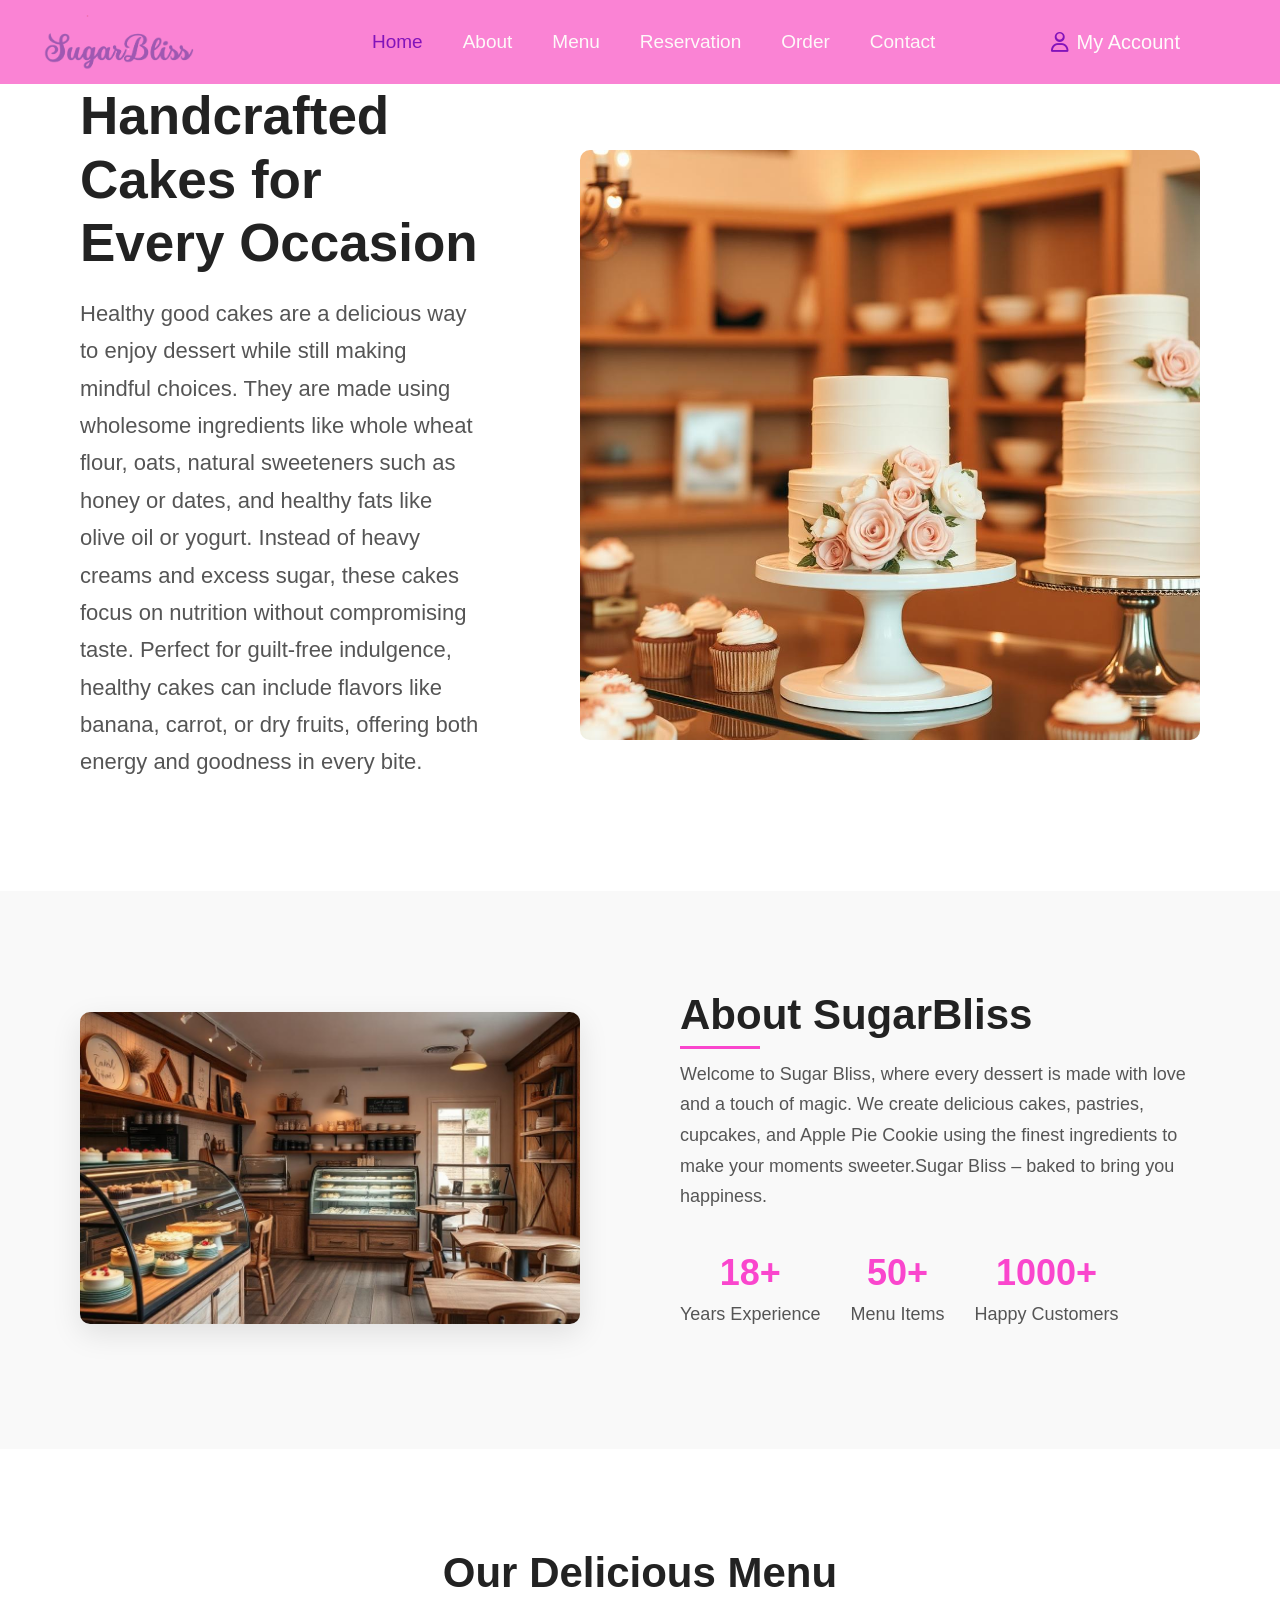
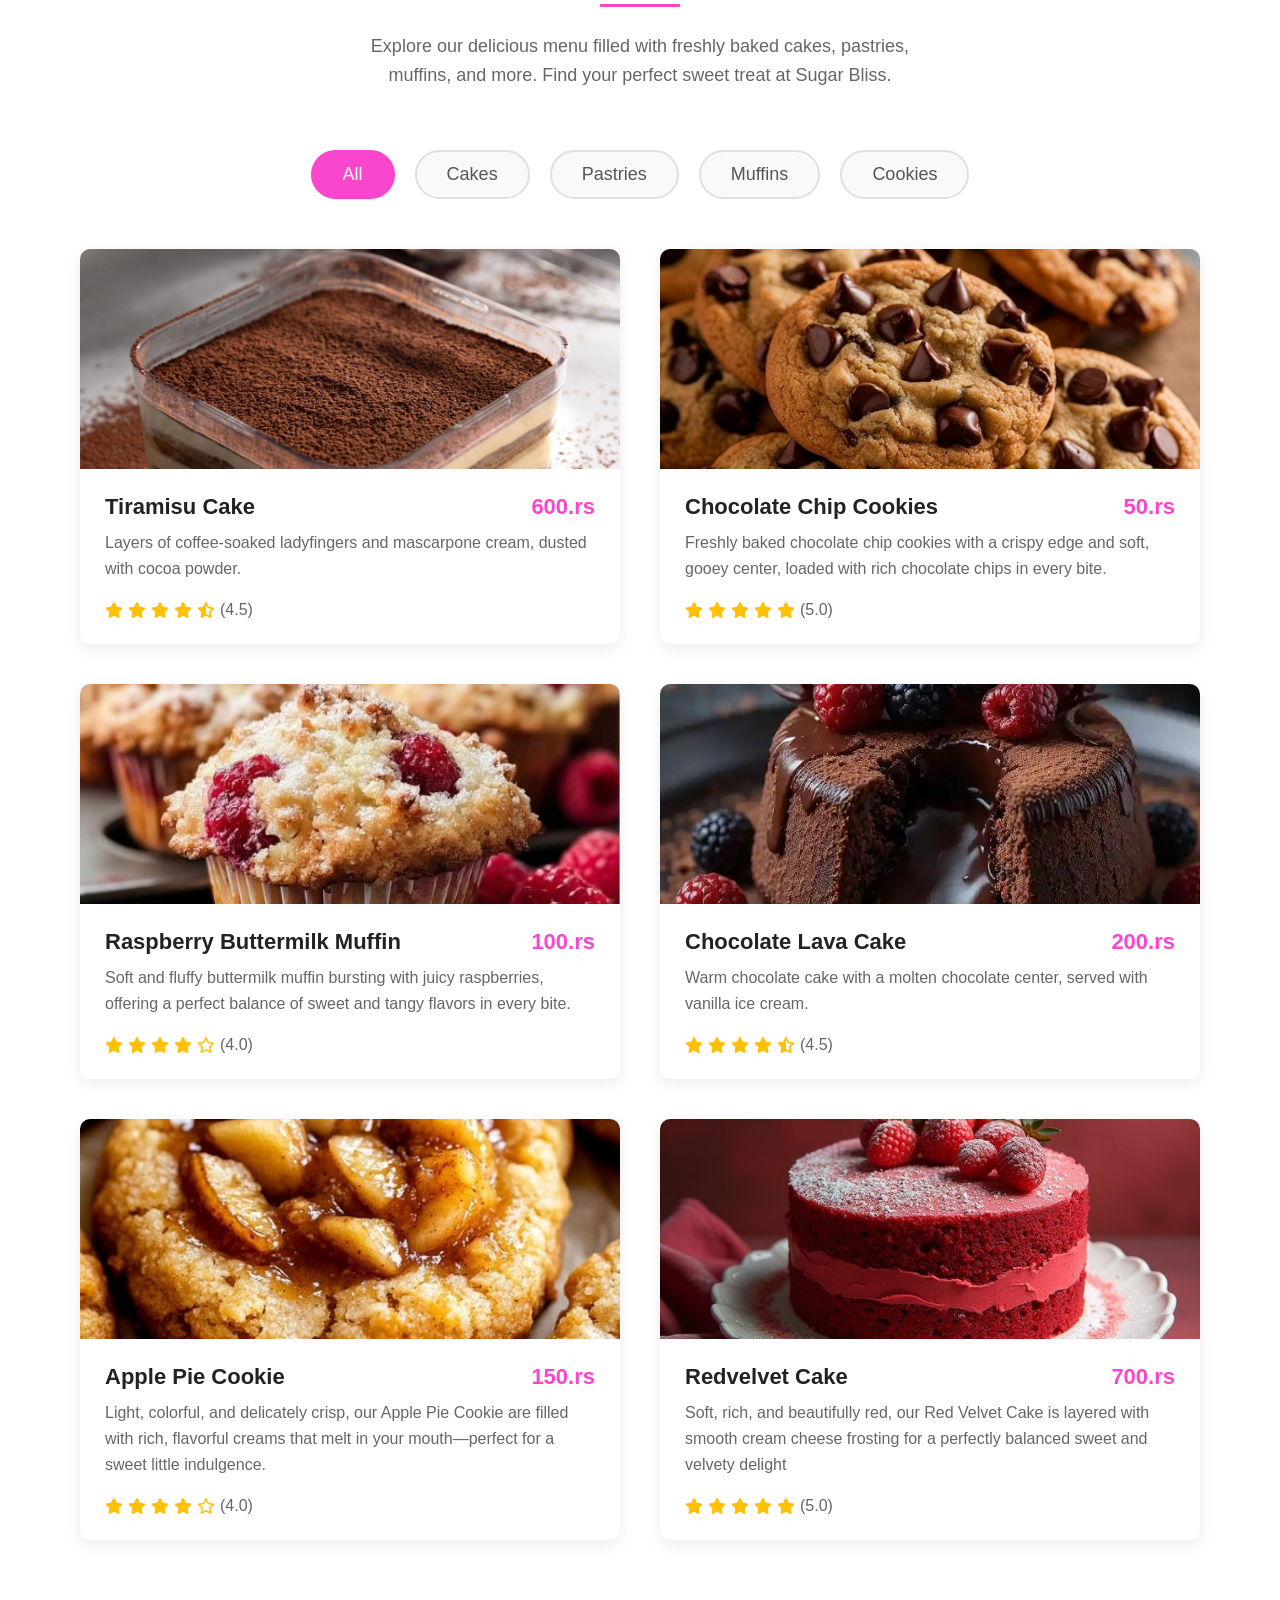
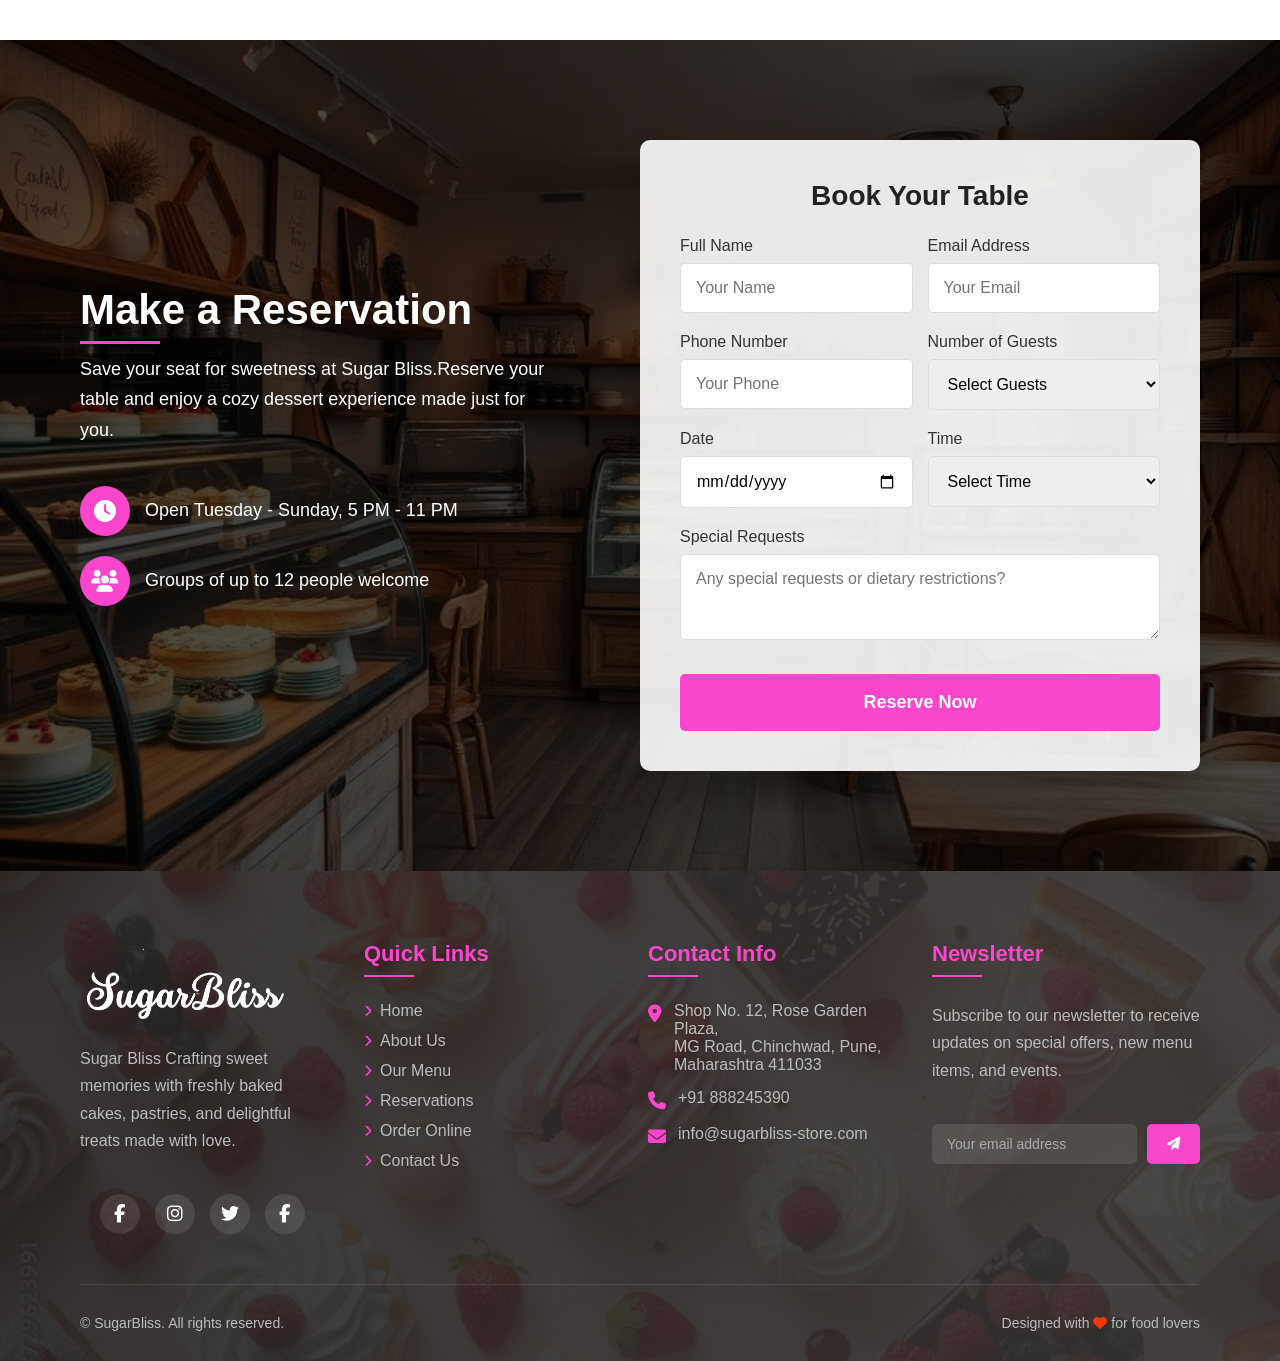
<file: index.html>
<!DOCTYPE html>
<html lang="en">
<head>
  <meta charset="UTF-8">
  <meta name="viewport" content="width=device-width, initial-scale=1.0">
  <title>SugarBliss</title>

  <link rel="stylesheet" href="https://cdnjs.cloudflare.com/ajax/libs/font-awesome/6.5.0/css/all.min.css">
<link rel="stylesheet" href="./style.css">

</head>

<body>
  <header>
    <div class="logo">
      <img src="images/logoo.png" >
    </div>

    <button class="menu-toggle">
      <i class="fas fa-bars"></i>
    </button>

    <nav>
      <ul>
        <li><a href="#" class="active">Home</a></li>
        <li><a href="./about.html">About</a></li>        
        <li><a href="./menu.html">Menu</a></li>
        <li><a href="./reservation.html">Reservation</a></li>
        <li><a href="./order.html">Order</a></li>
        <li><a href="./contact.html">Contact</a></li>
      </ul>
    </nav>

    <div class="account">
      <i class="fa-regular fa-user"></i>
      <span>My Account</span>
    </div>
  </header>

  <!-- Cake Section -->
  <section class="cake-section">
    <div class="cake-content">
      <div class="text animate-on-scroll">
        <h1>Handcrafted Cakes for Every Occasion</h1>
        <p>Healthy good cakes are a delicious way to enjoy dessert while still making mindful choices. They are made using wholesome
           ingredients like whole wheat flour, oats, natural sweeteners such as honey or dates, and healthy fats like olive oil or yogurt.
            Instead of heavy creams and excess sugar, these cakes focus on nutrition without compromising taste. Perfect for guilt-free indulgence,
             healthy cakes can include flavors like banana, carrot, or dry fruits, offering both energy and goodness in every bite. </p>
      </div>

      <div class="image animate-on-scroll">
        <img src="images/main.png" alt="Cake Image">
      </div>
    </div>
  </section>

  <!-- About Section -->
  <section class="about-section">
    <div class="about-content">
      <div class="image animate-left">
        <img src="./images/bakery.png" alt="SugarBliss Interior">
      </div>
      <div class="text animate-right">
        <h2>About SugarBliss</h2>
        <p>Welcome to Sugar Bliss, where every dessert is made with love and a touch of magic. We create delicious cakes, pastries, cupcakes, 
            and Apple Pie Cookie using the finest ingredients to make your moments sweeter.Sugar Bliss – baked to bring you happiness.</p>
        <div class="about-stats animate-stagger">
          <div class="stat">
            <h4>18+</h4>
            <p>Years Experience</p>
          </div>
          <div class="stat">
            <h4>50+</h4>
            <p>Menu Items</p>
          </div>
          <div class="stat">
            <h4>1000+</h4>
            <p>Happy Customers</p>
          </div>
        </div>
      </div>
    </div>
  </section>

  <!-- Menu Section -->
  <section class="menu-section">
    <div class="section-title animate-on-scroll">
      <h2>Our Delicious Menu</h2>
      <p>Explore our delicious menu filled with freshly baked cakes, pastries, muffins, and more. Find your perfect sweet treat at Sugar Bliss.</p>
    </div>

    <div class="menu-categories animate-on-scroll">
      <button class="category-btn active">All</button>
      <button class="category-btn">Cakes</button>
      <button class="category-btn">Pastries</button>
      <button class="category-btn">Muffins</button>
      <button class="category-btn">Cookies</button>
    </div>

    <div class="menu-items animate-stagger">

      <div class="menu-item">
        <div class="menu-item-img">
          <img src="./images/tiramisu.jpg" alt="Tiramisu Cake">
        </div>
        <div class="menu-item-content">
          <div class="menu-item-header">
            <h3 class="menu-item-title">Tiramisu Cake</h3>
            <span class="menu-item-price">600.rs</span>
          </div>
          <p class="menu-item-desc">Layers of coffee-soaked ladyfingers and mascarpone cream, dusted with cocoa powder.</p>
          <div class="menu-item-footer">
            <div class="menu-item-rating">
              <i class="fas fa-star"></i>
              <i class="fas fa-star"></i>
              <i class="fas fa-star"></i>
              <i class="fas fa-star"></i>
              <i class="fas fa-star-half-alt"></i>
              <span>(4.5)</span>
            </div>
          </div>
        </div>
      </div>

      <div class="menu-item">
        <div class="menu-item-img">
          <img src="./images/cccookies.jpg" alt="Chocolate Chip Cookies">
        </div>
        <div class="menu-item-content">
          <div class="menu-item-header">
            <h3 class="menu-item-title">Chocolate Chip Cookies</h3>
            <span class="menu-item-price">50.rs</span>
          </div>
          <p class="menu-item-desc">Freshly baked chocolate chip cookies with a crispy edge and soft, gooey center, loaded with rich chocolate chips in every bite.</p>
          <div class="menu-item-footer">
            <div class="menu-item-rating">
              <i class="fas fa-star"></i>
              <i class="fas fa-star"></i>
              <i class="fas fa-star"></i>
              <i class="fas fa-star"></i>
              <i class="fas fa-star"></i>
              <span>(5.0)</span>
            </div>
          </div>
        </div>
      </div>

      <div class="menu-item">
        <div class="menu-item-img">
          <img src="./images/raspberrymuffin.jpg" alt="Raspberry Buttermilk Muffin">
        </div>
        <div class="menu-item-content">
          <div class="menu-item-header">
            <h3 class="menu-item-title">Raspberry Buttermilk Muffin</h3>
            <span class="menu-item-price">100.rs</span>
          </div>
          <p class="menu-item-desc">Soft and fluffy buttermilk muffin bursting with juicy raspberries, offering a perfect balance of sweet and tangy flavors in every bite.
</p>
          <div class="menu-item-footer">
            <div class="menu-item-rating">
              <i class="fas fa-star"></i>
              <i class="fas fa-star"></i>
              <i class="fas fa-star"></i>
              <i class="fas fa-star"></i>
              <i class="far fa-star"></i>
              <span>(4.0)</span>
            </div>
          </div>
        </div>
      </div>

      
      <div class="menu-item">
        <div class="menu-item-img">
          <img src="./images/lavacake.jpg" alt="Chocolate Lava Cake">
        </div>
        <div class="menu-item-content">
          <div class="menu-item-header">
            <h3 class="menu-item-title">Chocolate Lava Cake</h3>
            <span class="menu-item-price">200.rs</span>
          </div>
          <p class="menu-item-desc">Warm chocolate cake with a molten chocolate center, served with vanilla ice cream.</p>
          <div class="menu-item-footer">
            <div class="menu-item-rating">
              <i class="fas fa-star"></i>
              <i class="fas fa-star"></i>
              <i class="fas fa-star"></i>
              <i class="fas fa-star"></i>
              <i class="fas fa-star-half-alt"></i>
              <span>(4.5)</span>
            </div>
          </div>
        </div>
      </div>

     
      <div class="menu-item">
        <div class="menu-item-img">
          <img src="./images/apple pie cookie.jpg" alt="Apple Pie Cookie">
        </div>
        <div class="menu-item-content">
          <div class="menu-item-header">
            <h3 class="menu-item-title">Apple Pie Cookie</h3>
            <span class="menu-item-price">150.rs</span>
          </div>
          <p class="menu-item-desc">Light, colorful, and delicately crisp, our Apple Pie Cookie are filled with rich, 
            flavorful creams that melt in your mouth—perfect for a sweet little indulgence.</p>
          <div class="menu-item-footer">
            <div class="menu-item-rating">
              <i class="fas fa-star"></i>
              <i class="fas fa-star"></i>
              <i class="fas fa-star"></i>
              <i class="fas fa-star"></i>
              <i class="far fa-star"></i>
              <span>(4.0)</span>
            </div>
          </div>
        </div>
      </div>

      <div class="menu-item">
        <div class="menu-item-img">
          <img src="./images/redvelvel cake.jpg" alt="Redvelvet Cake">
        </div>
        <div class="menu-item-content">
          <div class="menu-item-header">
            <h3 class="menu-item-title">Redvelvet Cake</h3>
            <span class="menu-item-price">700.rs</span>
          </div>
          <p class="menu-item-desc">Soft, rich, and beautifully red, our Red Velvet Cake
             is layered with smooth cream cheese frosting for a perfectly balanced sweet and velvety delight</p>
          <div class="menu-item-footer">
            <div class="menu-item-rating">
              <i class="fas fa-star"></i>
              <i class="fas fa-star"></i>
              <i class="fas fa-star"></i>
              <i class="fas fa-star"></i>
              <i class="fas fa-star"></i>
              <span>(5.0)</span>
            </div>
          </div>
        </div>
      </div>
    </div>
  </section>

  <!-- Reservation Section -->
  <section class="reservation-section">
    <div class="reservation-content">
      <div class="reservation-text animate-left">
        <h2>Make a Reservation</h2>
        <p>Save your seat for sweetness at Sugar Bliss.Reserve your table and enjoy a cozy dessert experience made just for you.</p>
        
        <div class="reservation-features animate-stagger">
          <div class="reservation-feature">
            <i class="fas fa-clock"></i>
            <span>Open Tuesday - Sunday, 5 PM - 11 PM</span>
          </div>
          <div class="reservation-feature">
            <i class="fas fa-users"></i>
            <span>Groups of up to 12 people welcome</span>
          </div>
        </div>
      </div>
      
      <div class="reservation-form animate-right">
        <h3>Book Your Table</h3>
        <form id="reservation-form">
          <div class="form-row">
            <div class="form-group">
              <label for="name">Full Name</label>
              <input type="text" id="name" class="form-control" placeholder="Your Name" required>
            </div>
            <div class="form-group">
              <label for="email">Email Address</label>
              <input type="email" id="email" class="form-control" placeholder="Your Email" required>
            </div>
          </div>
          
          <div class="form-row">
            <div class="form-group">
              <label for="phone">Phone Number</label>
              <input type="tel" id="phone" class="form-control" placeholder="Your Phone" pattern="[0-9]{10}" maxlength="10" required>
            </div>
            <div class="form-group">
              <label for="guests">Number of Guests</label>
              <select id="guests" class="form-control" required>
                <option value="" disabled selected>Select Guests</option>
                <option value="1">1 Person</option>
                <option value="2">2 People</option>
                <option value="3">3 People</option>
                <option value="4">4 People</option>
                <option value="5">5 People</option>
                <option value="6">6 People</option>
                <option value="7">7 People</option>
                <option value="8">8 People</option>
                <option value="9">9+ People</option>
              </select>
            </div>
          </div>
          
          <div class="form-row">
            <div class="form-group">
              <label for="date">Date</label>
              <input type="date" id="date" class="form-control" required>
            </div>
            <div class="form-group">
              <label for="time">Time</label>
              <select id="time" class="form-control" required>
                <option value="" disabled selected>Select Time</option>
                <option value="17:00">5:00 PM</option>
                <option value="17:30">5:30 PM</option>
                <option value="18:00">6:00 PM</option>
                <option value="18:30">6:30 PM</option>
                <option value="19:00">7:00 PM</option>
                <option value="19:30">7:30 PM</option>
                <option value="20:00">8:00 PM</option>
                <option value="20:30">8:30 PM</option>
                <option value="21:00">9:00 PM</option>
                <option value="21:30">9:30 PM</option>
                <option value="22:00">10:00 PM</option>
              </select>
            </div>
          </div>
          
          <div class="form-group">
            <label for="special-requests">Special Requests</label>
            <textarea id="special-requests" class="form-control" rows="3" placeholder="Any special requests or dietary restrictions?"></textarea>
          </div>
          
          <button type="submit" class="submit-btn">Reserve Now</button>
        </form>
      </div>
    </div>
  </section>

  <!-- Footer Section -->
  <footer>
    <div class="footer-bg"></div>
    
    <div class="footer-content animate-stagger">
      <div class="footer-column">
        <div class="footer-logo">
          <img src="images/logoo.png" alt="SugarBliss">
        </div>
        <p>Sugar Bliss
Crafting sweet memories with freshly baked cakes, pastries, and delightful treats made with love.</p>
        <div class="social-links">
          <a href="#" class="social-link"><i class="fab fa-facebook-f"></i></a>
          <a href="#" class="social-link"><i class="fab fa-instagram"></i></a>
          <a href="#" class="social-link"><i class="fab fa-twitter"></i></a>
          <a href="#" class="social-link"><i class="fab fa-facebook-f"></i></a>
        </div>
      </div>
      
      <div class="footer-column">
        <h4>Quick Links</h4>
        <ul class="footer-links">
          <li><a href="#"><i class="fas fa-chevron-right"></i> Home</a></li>
          <li><a href="#"><i class="fas fa-chevron-right"></i> About Us</a></li>
          <li><a href="#"><i class="fas fa-chevron-right"></i> Our Menu</a></li>
          <li><a href="#"><i class="fas fa-chevron-right"></i> Reservations</a></li>
          <li><a href="#"><i class="fas fa-chevron-right"></i> Order Online</a></li>
          <li><a href="#"><i class="fas fa-chevron-right"></i> Contact Us</a></li>
        </ul>
      </div>
      
      <div class="footer-column">
        <h4>Contact Info</h4>
        <ul class="contact-info">
          <li>
            <i class="fas fa-map-marker-alt"></i>
            <span>Shop No. 12, Rose Garden Plaza,<br>MG Road, Chinchwad, Pune, Maharashtra 411033</span>
          </li>
          <li>
            <i class="fas fa-phone"></i>
            <span>+91 888245390</span>
          </li>
          <li>
            <i class="fas fa-envelope"></i>
            <span>info@sugarbliss-store.com</span>
          </li>
        </ul>
     
      </div>
      
      <div class="footer-column">
        <h4>Newsletter</h4>
        <p>Subscribe to our newsletter to receive updates on special offers, new menu items, and events.</p>
        
        <div class="newsletter">
          <form class="newsletter-form">
            <input type="email" class="newsletter-input" placeholder="Your email address" required>
            <button type="submit" class="newsletter-btn"><i class="fas fa-paper-plane"></i></button>
          </form>
        </div>
        
      </div>
    </div>
    
    <div class="footer-bottom">
      <div class="footer-bottom-content">
        <div>
          <p>&copy; SugarBliss. All rights reserved.</p>
        </div>
        <div>
          <p>Designed with <i class="fas fa-heart" style="color: #F2360A;"></i> for food lovers</p>
        </div>
      </div>
    </div>
  </footer>

  <!-- Back to Top Button -->
  <div class="back-to-top" id="backToTop">
    <i class="fas fa-chevron-up"></i>
  </div>

<script src="./script.js"></script>

</body>
</html>
</file>
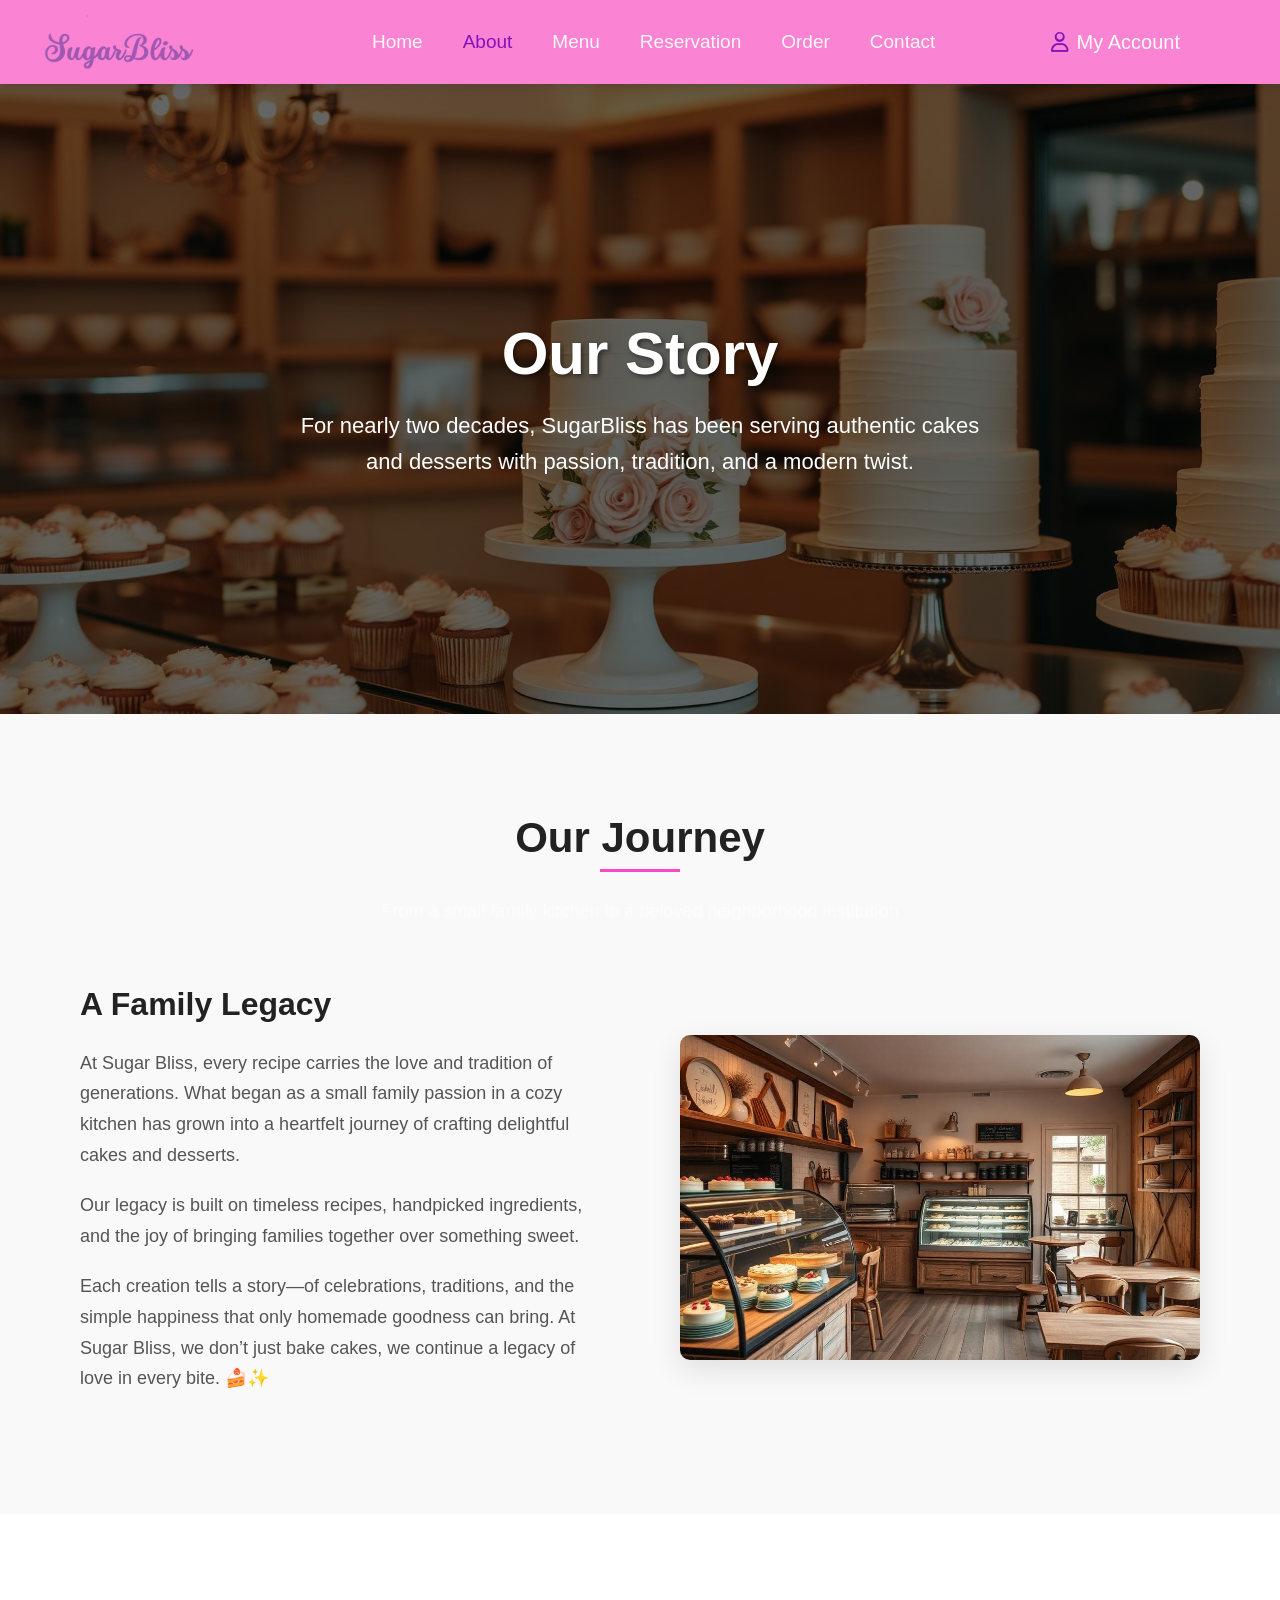
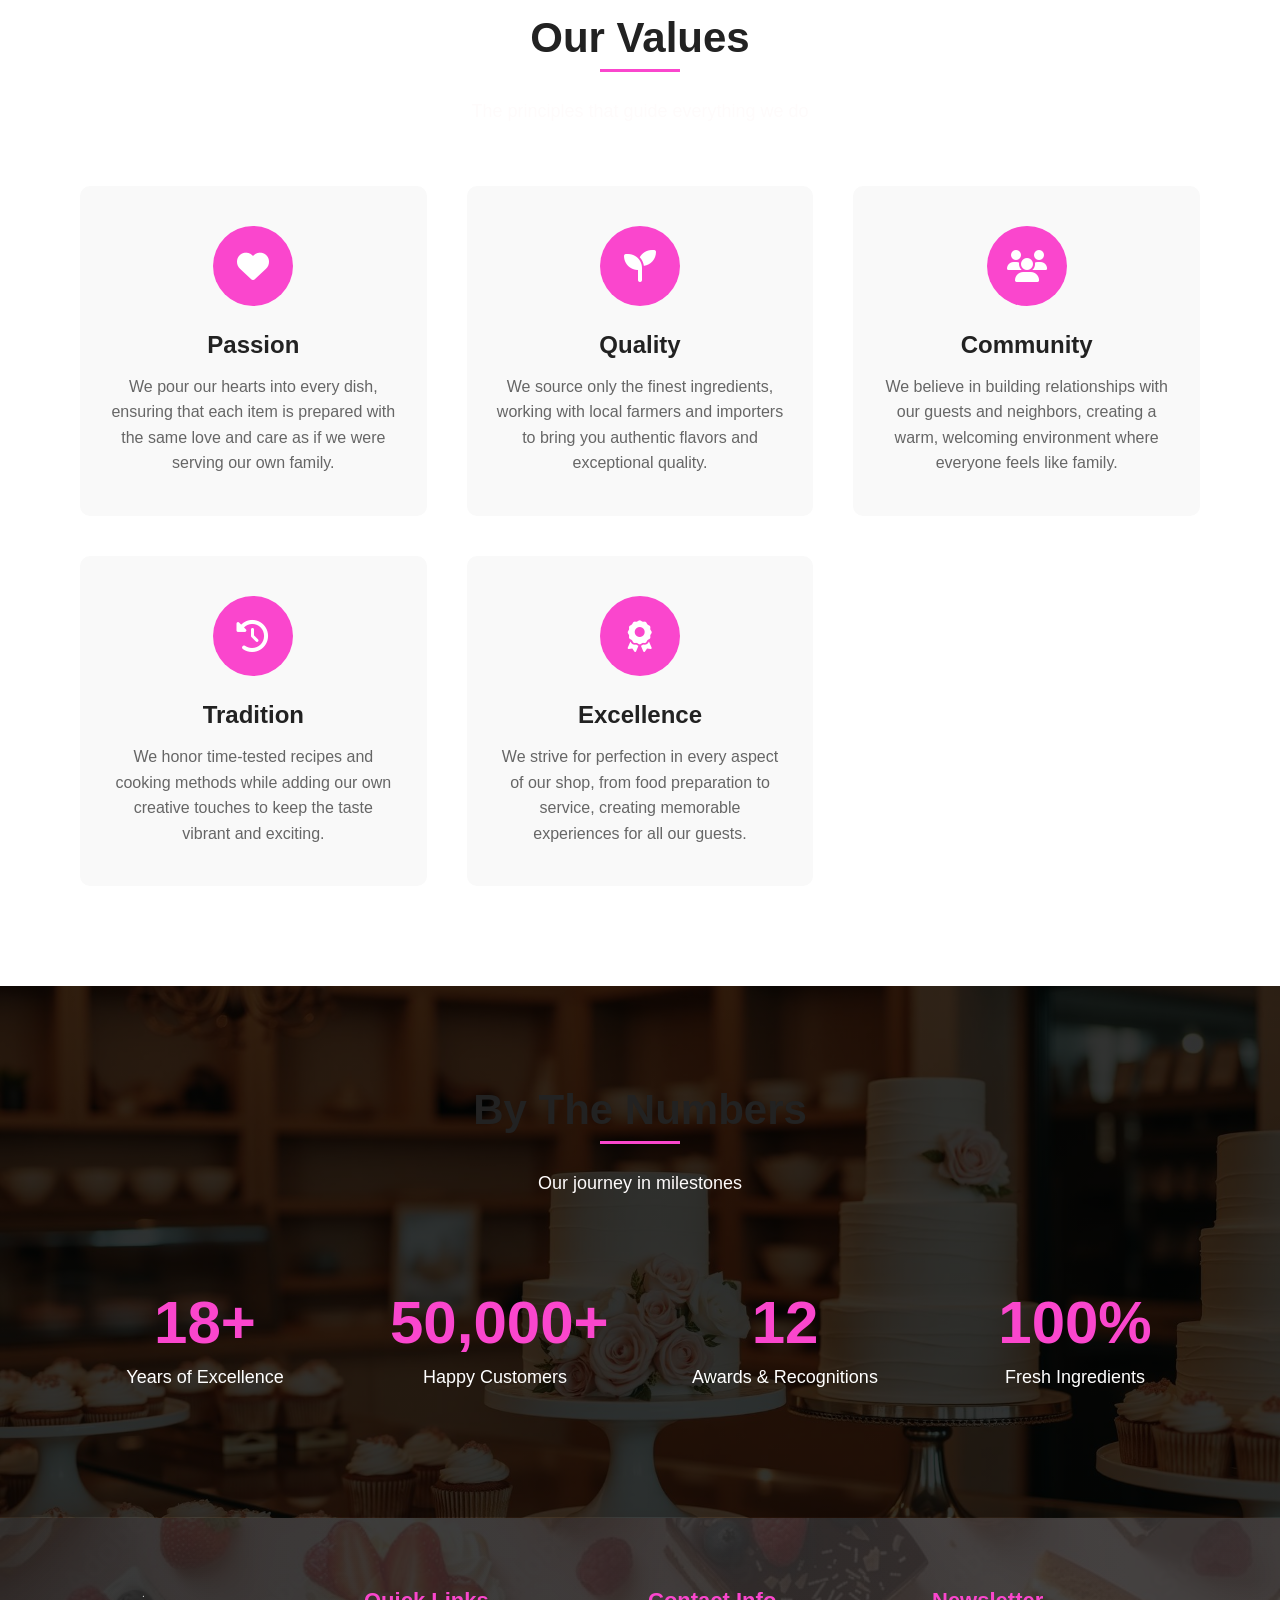
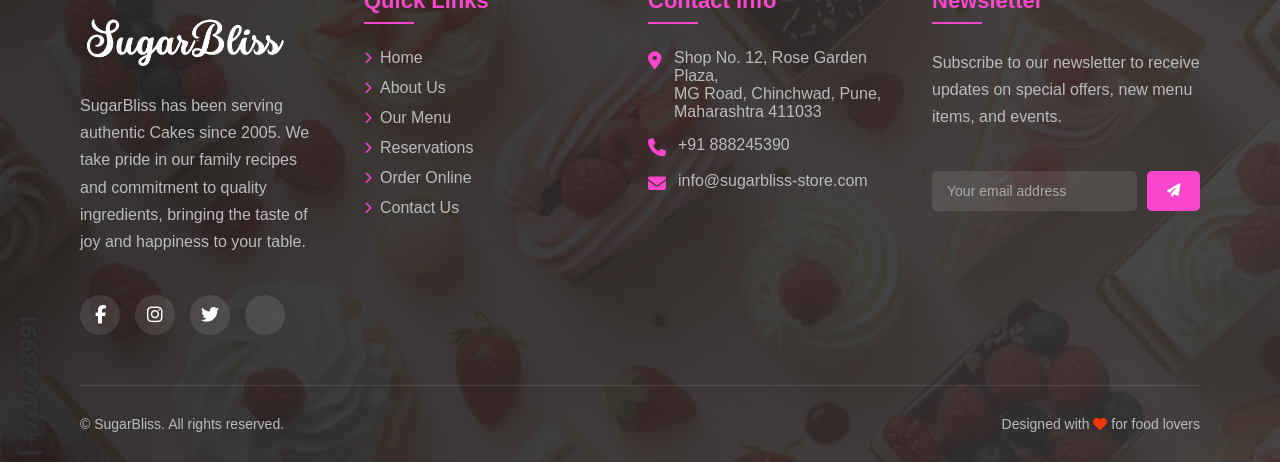
<file: about.html>
<!DOCTYPE html>
<html lang="en">
<head>
  <meta charset="UTF-8">
  <meta name="viewport" content="width=device-width, initial-scale=1.0">
  <title>About Us - SugarBliss</title>

  <!-- Font Awesome CDN for icons -->
  <link rel="stylesheet" href="https://cdnjs.cloudflare.com/ajax/libs/font-awesome/6.5.0/css/all.min.css">
<link rel="stylesheet" href="./assets/CSS/about.css">

</head>

<body>
  <header>
    <div class="logo">
      <img src="images/logoo.png" >
    </div>

    <button class="menu-toggle">
      <i class="fas fa-bars"></i>
    </button>

    <nav>
      <ul>
        <li><a href="index.html">Home</a></li>
        <li><a href="about.html" class="active">About</a></li>
        <li><a href="menu.html">Menu</a></li>
        <li><a href="reservation.html">Reservation</a></li>
        <li><a href="order.html">Order</a></li>
        <li><a href="contact.html">Contact</a></li>
      </ul>
    </nav>

    <div class="account">
      <i class="fa-regular fa-user"></i>
      <span>My Account</span>
    </div>
  </header>

  <!-- Hero Section -->
  <section class="about-hero">
    <div class="hero-content animate-on-scroll">
      <h1>Our Story</h1>
      <p>For nearly two decades, SugarBliss has been serving authentic cakes and desserts with passion, tradition, and a modern twist.</p>
    </div>
  </section>

  <!-- Story Section -->
  <section class="story-section">
    <div class="section-title animate-on-scroll">
      <h2>Our Journey</h2>
      <p>From a small family kitchen to a beloved neighborhood institution</p>
    </div>

    <div class="story-content">
      <div class="story-text animate-left">
        <h3>A Family Legacy</h3>
        <p>At Sugar Bliss, every recipe carries the love and tradition of generations. What began as a small family passion in a cozy kitchen has grown into a heartfelt journey of crafting delightful cakes and desserts.</p>
        <p>Our legacy is built on timeless recipes, handpicked ingredients, and the joy of bringing families together over something sweet.</p>
        <p>Each creation tells a story—of celebrations, traditions, and the simple happiness that only homemade goodness can bring. At Sugar Bliss, we don’t just bake cakes, we continue a legacy of love in every bite. 🍰✨</p>
      </div>
      <div class="story-image animate-right">
        <img src="./images/bakery.png" alt="SugarBliss Founders">
      </div>
    </div>
  </section>

  <!-- Values Section -->
  <section class="values-section">
    <div class="section-title animate-on-scroll">
      <h2>Our Values</h2>
      <p>The principles that guide everything we do</p>
    </div>

    <div class="values-grid animate-stagger">
      <div class="value-card">
        <div class="value-icon">
          <i class="fas fa-heart"></i>
        </div>
        <h3>Passion</h3>
        <p>We pour our hearts into every dish, ensuring that each item is prepared with the same love and care as if we were serving our own family.</p>
      </div>

      <div class="value-card">
        <div class="value-icon">
          <i class="fas fa-seedling"></i>
        </div>
        <h3>Quality</h3>
        <p>We source only the finest ingredients, working with local farmers and importers to bring you authentic flavors and exceptional quality.</p>
      </div>

      <div class="value-card">
        <div class="value-icon">
          <i class="fas fa-users"></i>
        </div>
        <h3>Community</h3>
        <p>We believe in building relationships with our guests and neighbors, creating a warm, welcoming environment where everyone feels like family.</p>
      </div>

      <div class="value-card">
        <div class="value-icon">
          <i class="fas fa-history"></i>
        </div>
        <h3>Tradition</h3>
        <p>We honor time-tested recipes and cooking methods while adding our own creative touches to keep the taste  vibrant and exciting.</p>
      </div>

      <div class="value-card">
        <div class="value-icon">
          <i class="fas fa-award"></i>
        </div>
        <h3>Excellence</h3>
        <p>We strive for perfection in every aspect of our shop, from food preparation to service, creating memorable experiences for all our guests.</p>
      </div>
    </section>

  <!-- Stats Section -->
  <section class="stats-section">
    <div class="section-title animate-on-scroll">
      <h2>By The Numbers</h2>
      <p>Our journey in milestones</p>
    </div>

    <div class="stats-grid animate-stagger">
      <div class="stat-item">
        <div class="stat-number">18+</div>
        <div class="stat-text">Years of Excellence</div>
      </div>

      <div class="stat-item">
        <div class="stat-number">50,000+</div>
        <div class="stat-text">Happy Customers</div>
      </div>

      <div class="stat-item">
        <div class="stat-number">12</div>
        <div class="stat-text">Awards & Recognitions</div>
      </div>

      <div class="stat-item">
        <div class="stat-number">100%</div>
        <div class="stat-text">Fresh Ingredients</div>
      </div>
    </div>
  </section>



  <!-- Footer Section -->
  <footer>
    <div class="footer-bg"></div>
    
    <div class="footer-content animate-stagger">
      <div class="footer-column">
        <div class="footer-logo">
          <img src="images/logoo.png" alt="SugarBliss">
        </div>
        <p>SugarBliss has been serving authentic Cakes since 2005. We take pride in our family recipes and commitment to quality ingredients, bringing the taste of joy and happiness to your table.</p>
        <div class="social-links">
          <a href="#" class="social-link"><i class="fab fa-facebook-f"></i></a>
          <a href="#" class="social-link"><i class="fab fa-instagram"></i></a>
          <a href="#" class="social-link"><i class="fab fa-twitter"></i></a>
          <a href="#" class="social-link"><i class="fab fa-tripadvisor"></i></a>
        </div>
      </div>
      
      <div class="footer-column">
        <h4>Quick Links</h4>
        <ul class="footer-links">
          <li><a href="index.html"><i class="fas fa-chevron-right"></i> Home</a></li>
          <li><a href="about.html"><i class="fas fa-chevron-right"></i> About Us</a></li>
          <li><a href="menu.html"><i class="fas fa-chevron-right"></i> Our Menu</a></li>
          <li><a href="reservation.html"><i class="fas fa-chevron-right"></i> Reservations</a></li>
          <li><a href="order.html"><i class="fas fa-chevron-right"></i> Order Online</a></li>
          <li><a href="contact.html"><i class="fas fa-chevron-right"></i> Contact Us</a></li>
        </ul>
      </div>
      
      <div class="footer-column">
        <h4>Contact Info</h4>
        <ul class="contact-info">
          <li>
            <i class="fas fa-map-marker-alt"></i>
            <span>Shop No. 12, Rose Garden Plaza,<br>MG Road, Chinchwad, Pune, Maharashtra 411033</span>
          </li>
          <li>
            <i class="fas fa-phone"></i>
            <span>+91 888245390</span>
          </li>
          <li>
            <i class="fas fa-envelope"></i>
            <span>info@sugarbliss-store.com</span>
          </li>
        </ul>
     
      </div>
      
      <div class="footer-column">
        <h4>Newsletter</h4>
        <p>Subscribe to our newsletter to receive updates on special offers, new menu items, and events.</p>
        
        <div class="newsletter">
          <form class="newsletter-form">
            <input type="email" class="newsletter-input" placeholder="Your email address" required>
            <button type="submit" class="newsletter-btn"><i class="fas fa-paper-plane"></i></button>
          </form>
        </div>
        
      </div>
    </div>
    
    <div class="footer-bottom">
      <div class="footer-bottom-content">
        <div>
          <p>&copy; SugarBliss. All rights reserved.</p>
        </div>
        <div>
          <p>Designed with <i class="fas fa-heart" style="color: #F2360A;"></i> for food lovers</p>
        </div>
      </div>
    </div>
  </footer>

  <!-- Back to Top Button -->
  <div class="back-to-top" id="backToTop">
    <i class="fas fa-chevron-up"></i>
  </div>

<script src="./assets/JS/about.js"></script>



</body>
</html>
</file>
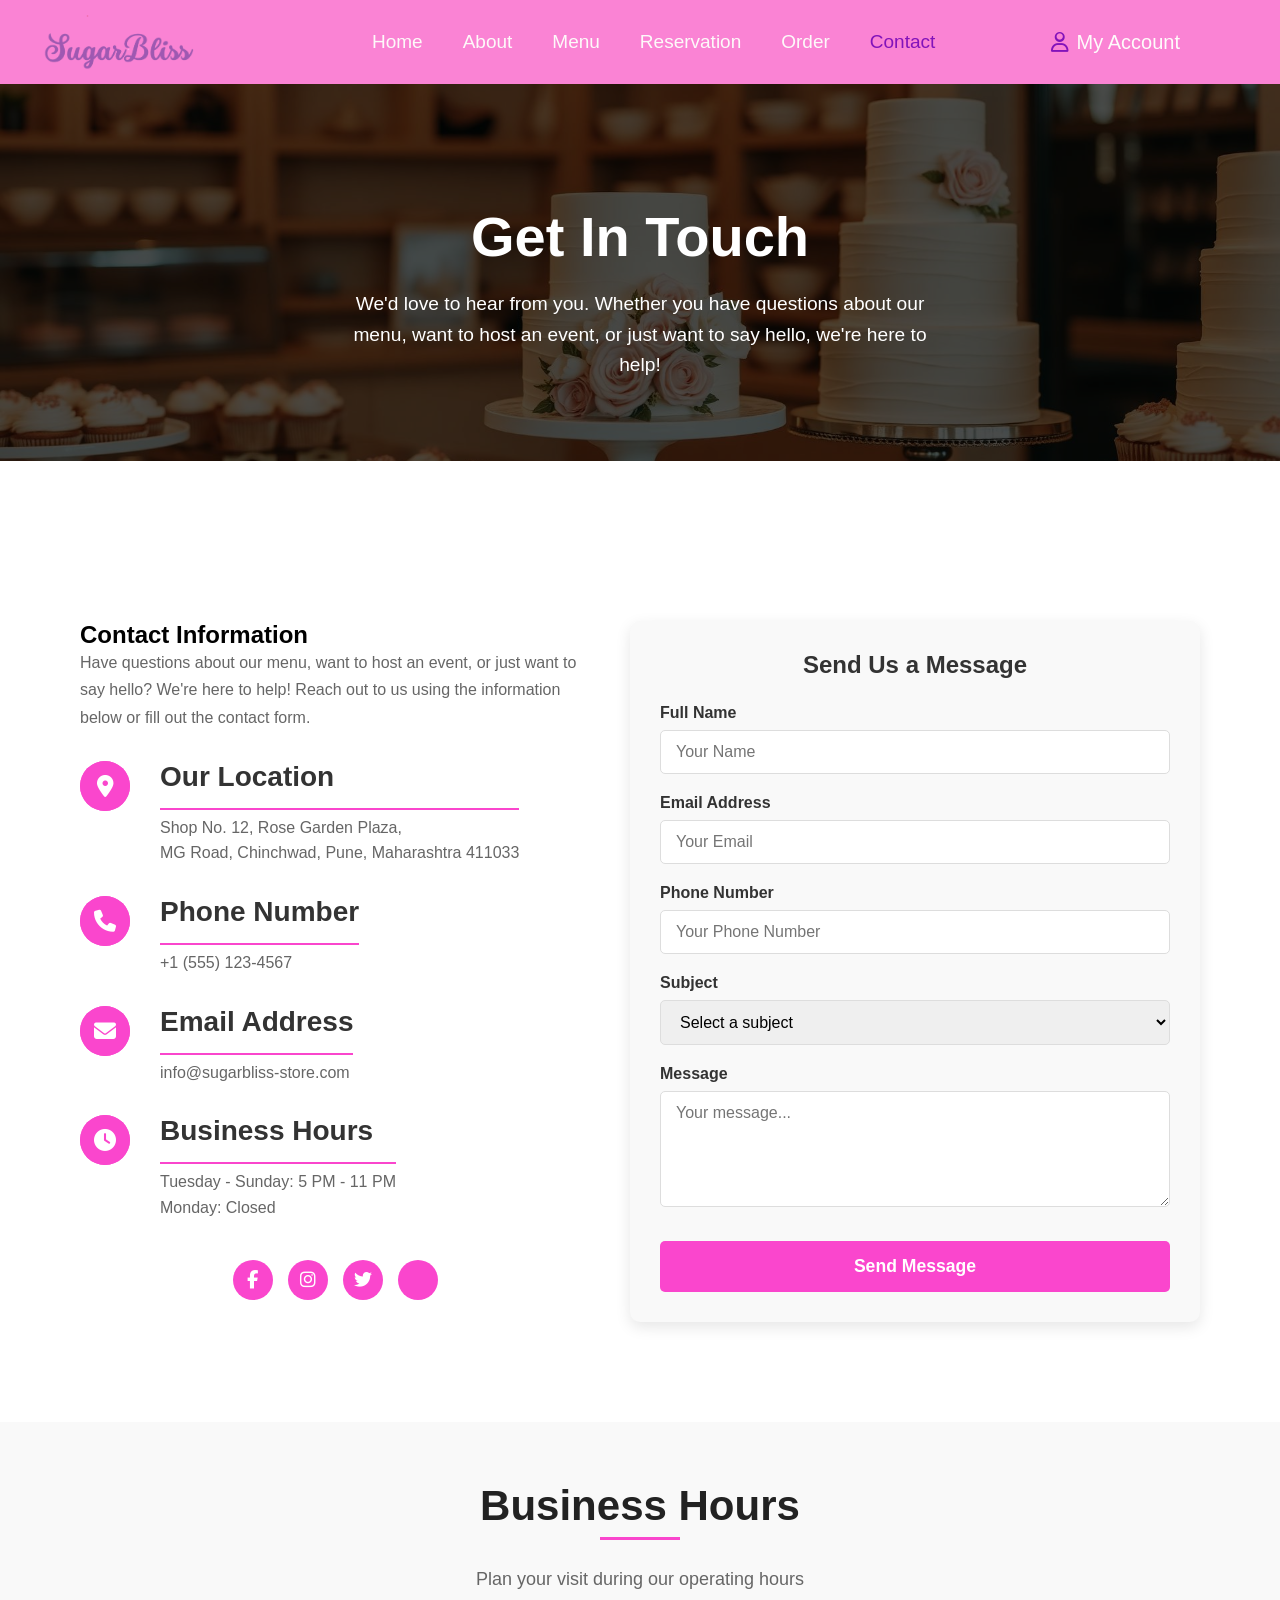
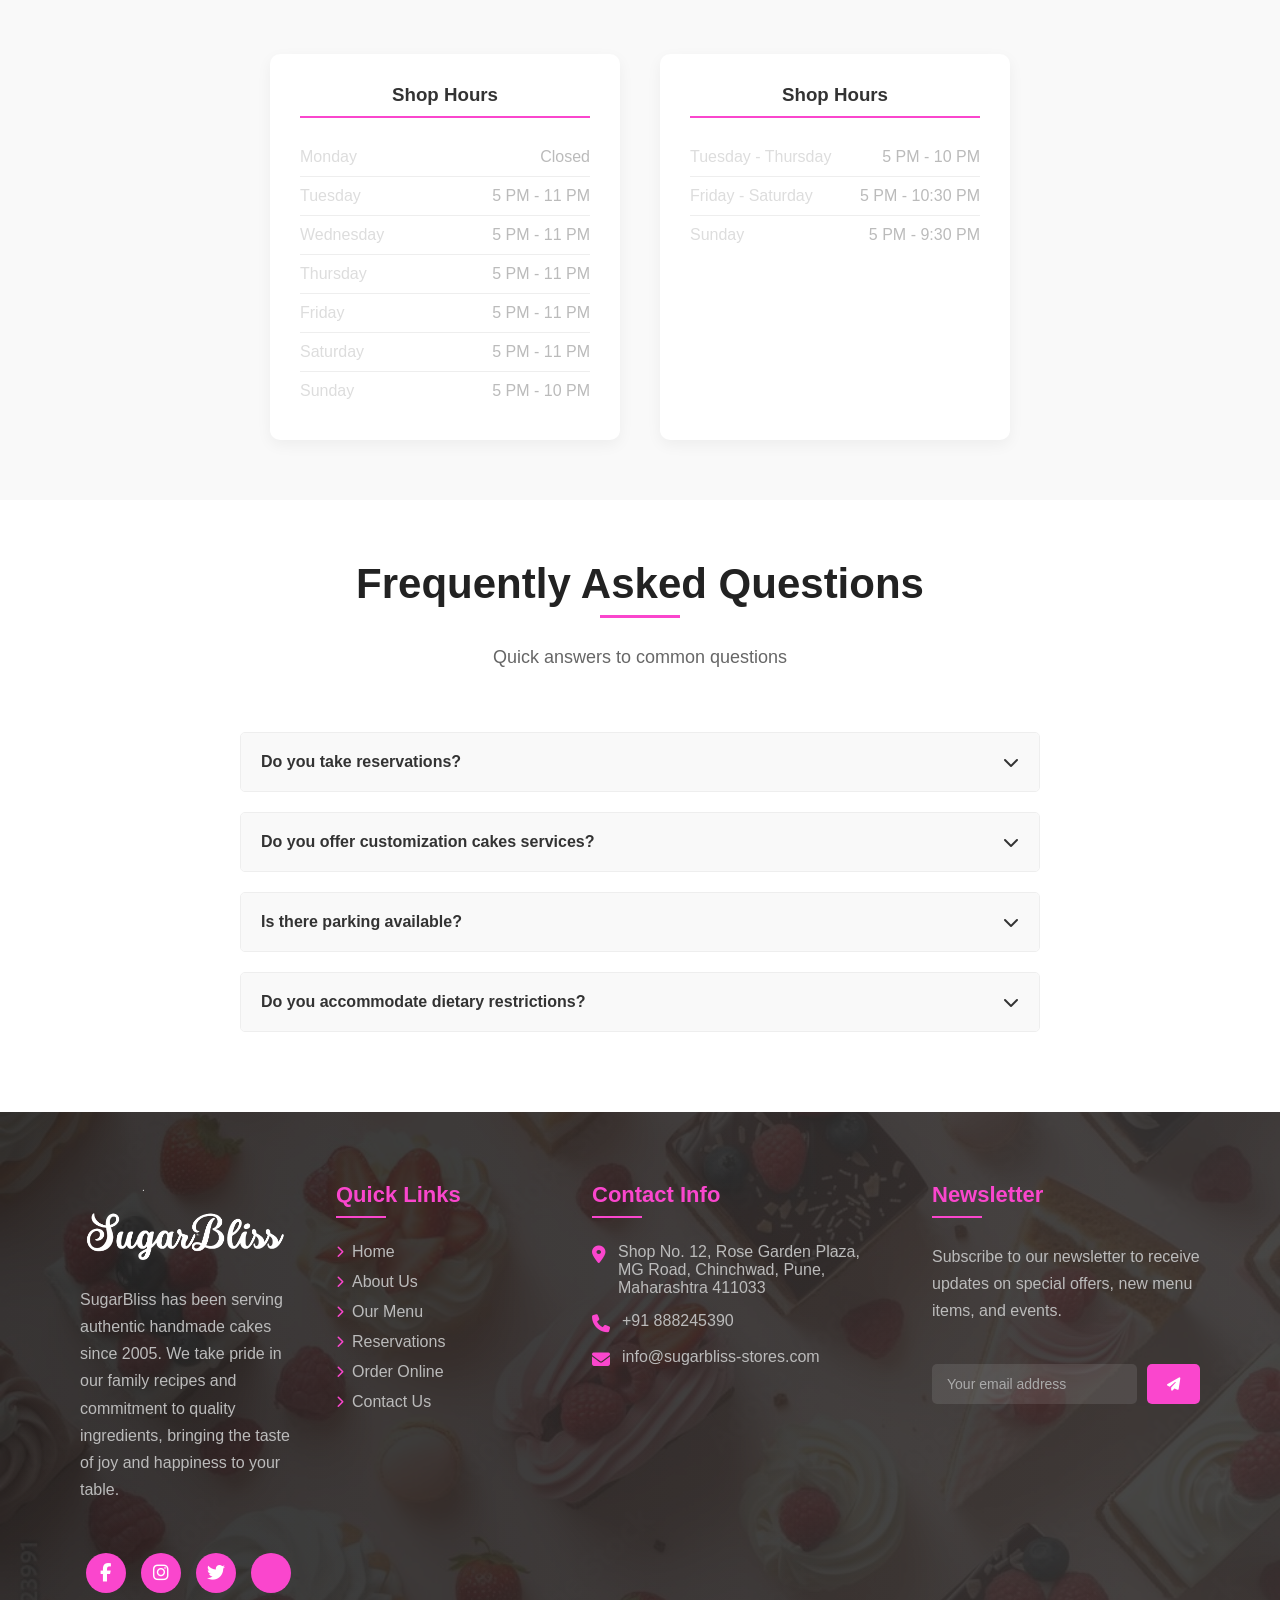
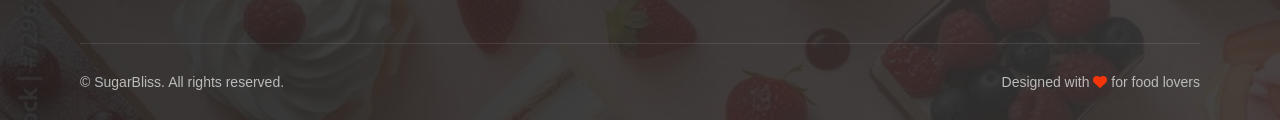
<file: contact.html>
<!DOCTYPE html>
<html lang="en">
<head>
  <meta charset="UTF-8">
  <meta name="viewport" content="width=device-width, initial-scale=1.0">
  <title>Contact Us - SugaeBliss</title>

  <!-- Font Awesome CDN for icons -->
  <link rel="stylesheet" href="https://cdnjs.cloudflare.com/ajax/libs/font-awesome/6.5.0/css/all.min.css">
  <link rel="stylesheet" href="./style.css">
  
 <link rel="stylesheet" href="./assets/CSS/contact.css">
</head>

<body>
  <header>
    <div class="logo">
      <img src="images/logoo.png" >
    </div>

    <button class="menu-toggle">
      <i class="fas fa-bars"></i>
    </button>

    <nav>
      <ul>
        <li><a href="./index.html">Home</a></li>
        <li><a href="./about.html">About</a></li>
        <li><a href="./menu.html">Menu</a></li>
        <li><a href="./reservation.html">Reservation</a></li>
        <li><a href="./order.html">Order</a></li>
        <li><a href="./contact.html" class="active">Contact</a></li>
      </ul>
    </nav>

    <div class="account">
      <i class="fa-regular fa-user"></i>
      <span>My Account</span>
    </div>
  </header>

  <!-- Contact Hero Section -->
  <section class="contact-hero">
    <div class="container">
      <h1 class="animate-on-scroll">Get In Touch</h1>
      <p class="animate-on-scroll">We'd love to hear from you. Whether you have questions about our menu, want to host an event, or just want to say hello, we're here to help!</p>
    </div>
  </section>

  <!-- Contact Section -->
  <section class="contact-section">
    <div class="container">
      <div class="contact-content">
        <div class="contact-info animate-left">
          <h2>Contact Information</h2>
          <p>Have questions about our menu, want to host an event, or just want to say hello? We're here to help! Reach out to us using the information below or fill out the contact form.</p>
          
          <div class="contact-details">
            <div class="contact-detail animate-stagger">
              <div class="contact-icon">
                <i class="fas fa-map-marker-alt"></i>
              </div>
              <div class="contact-detail-text">
                <h3>Our Location</h3>
                <p>Shop No. 12, Rose Garden Plaza,<br>MG Road, Chinchwad, Pune, Maharashtra 411033</p>
              </div>
            </div>
            
            <div class="contact-detail animate-stagger">
              <div class="contact-icon">
                <i class="fas fa-phone"></i>
              </div>
              <div class="contact-detail-text">
                <h3>Phone Number</h3>
                <p>+1 (555) 123-4567</p>
              </div>
            </div>
            
            <div class="contact-detail animate-stagger">
              <div class="contact-icon">
                <i class="fas fa-envelope"></i>
              </div>
              <div class="contact-detail-text">
                <h3>Email Address</h3>
                <p>info@sugarbliss-store.com</p>
              </div>
            </div>
            
            <div class="contact-detail animate-stagger">
              <div class="contact-icon">
                <i class="fas fa-clock"></i>
              </div>
              <div class="contact-detail-text">
                <h3>Business Hours</h3>
                <p>Tuesday - Sunday: 5 PM - 11 PM<br>Monday: Closed</p>
              </div>
            </div>
          </div>
          
          <div class="social-links animate-stagger">
            <a href="#" class="social-link"><i class="fab fa-facebook-f"></i></a>
            <a href="#" class="social-link"><i class="fab fa-instagram"></i></a>
            <a href="#" class="social-link"><i class="fab fa-twitter"></i></a>
            <a href="#" class="social-link"><i class="fab fa-tripadvisor"></i></a>
          </div>
        </div>
        
        <div class="contact-form-container animate-right">
          <h2 class="form-title">Send Us a Message</h2>
          <form id="contact-form">
            <div class="form-group">
              <label for="contact-name">Full Name</label>
              <input type="text" id="contact-name" class="form-control" placeholder="Your Name" required>
            </div>
            
            <div class="form-group">
              <label for="contact-email">Email Address</label>
              <input type="email" id="contact-email" class="form-control" placeholder="Your Email" required>
            </div>
            
            <div class="form-group">
              <label for="contact-phone">Phone Number</label>
              <input type="tel" id="contact-phone" class="form-control" placeholder="Your Phone Number" pattern="[0-9]{10}" maxlength="10" required>
            </div>
            
            <div class="form-group">
              <label for="contact-subject">Subject</label>
              <select id="contact-subject" class="form-control" required>
                <option value="" disabled selected>Select a subject</option>
                <option value="general">General Inquiry</option>
                <option value="reservation">Reservation Question</option>
                <option value="catering">Catering & Events</option>
                <option value="feedback">Feedback</option>
                <option value="complaint">Complaint</option>
                <option value="other">Other</option>
              </select>
            </div>
            
            <div class="form-group">
              <label for="contact-message">Message</label>
              <textarea id="contact-message" class="form-control" rows="5" placeholder="Your message..." required></textarea>
            </div>
            
            <button type="submit" class="submit-btn">Send Message</button>
          </form>
        </div>
      </div>
    </div>
  </section>

  <!-- Business Hours Section -->
  <section class="business-hours">
    <div class="container">
      <div class="section-title animate-on-scroll">
        <h2>Business Hours</h2>
        <p>Plan your visit during our operating hours</p>
      </div>
      
      <div class="hours-container">
        <div class="hours-card animate-on-scroll">
          <h3>Shop Hours</h3>
          <ul class="hours-list">
            <li><span>Monday</span> <span>Closed</span></li>
            <li><span>Tuesday</span> <span>5 PM - 11 PM</span></li>
            <li><span>Wednesday</span> <span>5 PM - 11 PM</span></li>
            <li><span>Thursday</span> <span>5 PM - 11 PM</span></li>
            <li><span>Friday</span> <span>5 PM - 11 PM</span></li>
            <li><span>Saturday</span> <span>5 PM - 11 PM</span></li>
            <li><span>Sunday</span> <span>5 PM - 10 PM</span></li>
          </ul>
        </div>
        
        <div class="hours-card animate-on-scroll">
          <h3>Shop Hours</h3>
          <ul class="hours-list">
            <li><span>Tuesday - Thursday</span> <span>5 PM - 10 PM</span></li>
            <li><span>Friday - Saturday</span> <span>5 PM - 10:30 PM</span></li>
            <li><span>Sunday</span> <span>5 PM - 9:30 PM</span></li>
          </ul>
        </div>
      </div>
    </div>
  </section>

  <!-- FAQ Section -->
  <section class="faq-section">
    <div class="container">
      <div class="section-title animate-on-scroll">
        <h2>Frequently Asked Questions</h2>
        <p>Quick answers to common questions</p>
      </div>
      
      <div class="faq-container">
        <div class="faq-item animate-on-scroll">
          <div class="faq-question">
            <span>Do you take reservations?</span>
            <i class="fas fa-chevron-down"></i>
          </div>
          <div class="faq-answer">
            <p>Yes, we highly recommend making reservations, especially for weekend dining. You can make reservations through our website, by calling us directly, or using our mobile app.</p>
          </div>
        </div>
        
        <div class="faq-item animate-on-scroll">
          <div class="faq-question">
            <span>Do you offer customization cakes services?</span>
            <i class="fas fa-chevron-down"></i>
          </div>
          <div class="faq-answer">
            <p>Absolutely! We offer full customization cakes services for events of all sizes. Whether it's an intimate gathering or a large corporate event, we can create a customized cakes to suit your needs. Please contact us at least two weeks in advance for customization inquiries.</p>
          </div>
        </div>
        
        <div class="faq-item animate-on-scroll">
          <div class="faq-question">
            <span>Is there parking available?</span>
            <i class="fas fa-chevron-down"></i>
          </div>
          <div class="faq-answer">
            <p>We have limited valet parking available on a first-come, first-served basis. There are also several public parking garages within walking distance of our shop. Street parking is available but can be limited during peak hours.</p>
          </div>
        </div>
        
        <div class="faq-item animate-on-scroll">
          <div class="faq-question">
            <span>Do you accommodate dietary restrictions?</span>
            <i class="fas fa-chevron-down"></i>
          </div>
          <div class="faq-answer">
            <p>Yes, we are happy to accommodate various dietary restrictions including vegetarian, vegan, gluten-free, and allergies. Please inform your server of any dietary needs, and we will do our best to accommodate you. For severe allergies, we recommend contacting us in advance.</p>
          </div>
        </div>
        
      </div>
    </div>
  </section>

  <!-- Footer Section -->
  <footer>
    <div class="footer-bg"></div>
    
    <div class="footer-content animate-stagger">
      <div class="footer-column">
        <div class="footer-logo">
          <img src="images/logoo.png" alt="SugaeBliss">
        </div>
        <p>SugarBliss has been serving authentic handmade cakes since 2005. We take pride in our family recipes and commitment to quality ingredients, bringing the taste of joy and happiness to your table.</p>
        <div class="social-links">
          <a href="#" class="social-link"><i class="fab fa-facebook-f"></i></a>
          <a href="#" class="social-link"><i class="fab fa-instagram"></i></a>
          <a href="#" class="social-link"><i class="fab fa-twitter"></i></a>
          <a href="#" class="social-link"><i class="fab fa-tripadvisor"></i></a>
        </div>
      </div>
      
      <div class="footer-column">
        <h4>Quick Links</h4>
        <ul class="footer-links">
          <li><a href="./index.html"><i class="fas fa-chevron-right"></i> Home</a></li>
          <li><a href="./about.html"><i class="fas fa-chevron-right"></i> About Us</a></li>
          <li><a href="./menu.html"><i class="fas fa-chevron-right"></i> Our Menu</a></li>
          <li><a href="./reservation.html"><i class="fas fa-chevron-right"></i> Reservations</a></li>
          <li><a href="./order.html"><i class="fas fa-chevron-right"></i> Order Online</a></li>
          <li><a href="./contact.html"><i class="fas fa-chevron-right"></i> Contact Us</a></li>
        </ul>
      </div>
      
      <div class="footer-column">
        <h4>Contact Info</h4>
        <ul class="contact-info">
          <li>
            <i class="fas fa-map-marker-alt"></i>
            <span>Shop No. 12, Rose Garden Plaza,<br>MG Road, Chinchwad, Pune, Maharashtra 411033</span>
          </li>
          <li>
            <i class="fas fa-phone"></i>
            <span>+91 888245390</span>
          </li>
          <li>
            <i class="fas fa-envelope"></i>
            <span>info@sugarbliss-stores.com</span>
          </li>
        </ul>
      </div>
      
      <div class="footer-column">
        <h4>Newsletter</h4>
        <p>Subscribe to our newsletter to receive updates on special offers, new menu items, and events.</p>
        
        <div class="newsletter">
          <form class="newsletter-form">
            <input type="email" class="newsletter-input" placeholder="Your email address" required>
            <button type="submit" class="newsletter-btn"><i class="fas fa-paper-plane"></i></button>
          </form>
        </div>
      </div>
    </div>
    
    <div class="footer-bottom">
      <div class="footer-bottom-content">
        <div>
          <p>&copy; SugarBliss. All rights reserved.</p>
        </div>
        <div>
          <p>Designed with <i class="fas fa-heart" style="color: #F2360A;"></i> for food lovers</p>
        </div>
      </div>
    </div>
  </footer>

  <!-- Back to Top Button -->
  <div class="back-to-top" id="backToTop">
    <i class="fas fa-chevron-up"></i>
  </div>

  <script src="./script.js"></script>
<script src="./assets/JS/contact.js"></script>


</body>
</html>
</file>
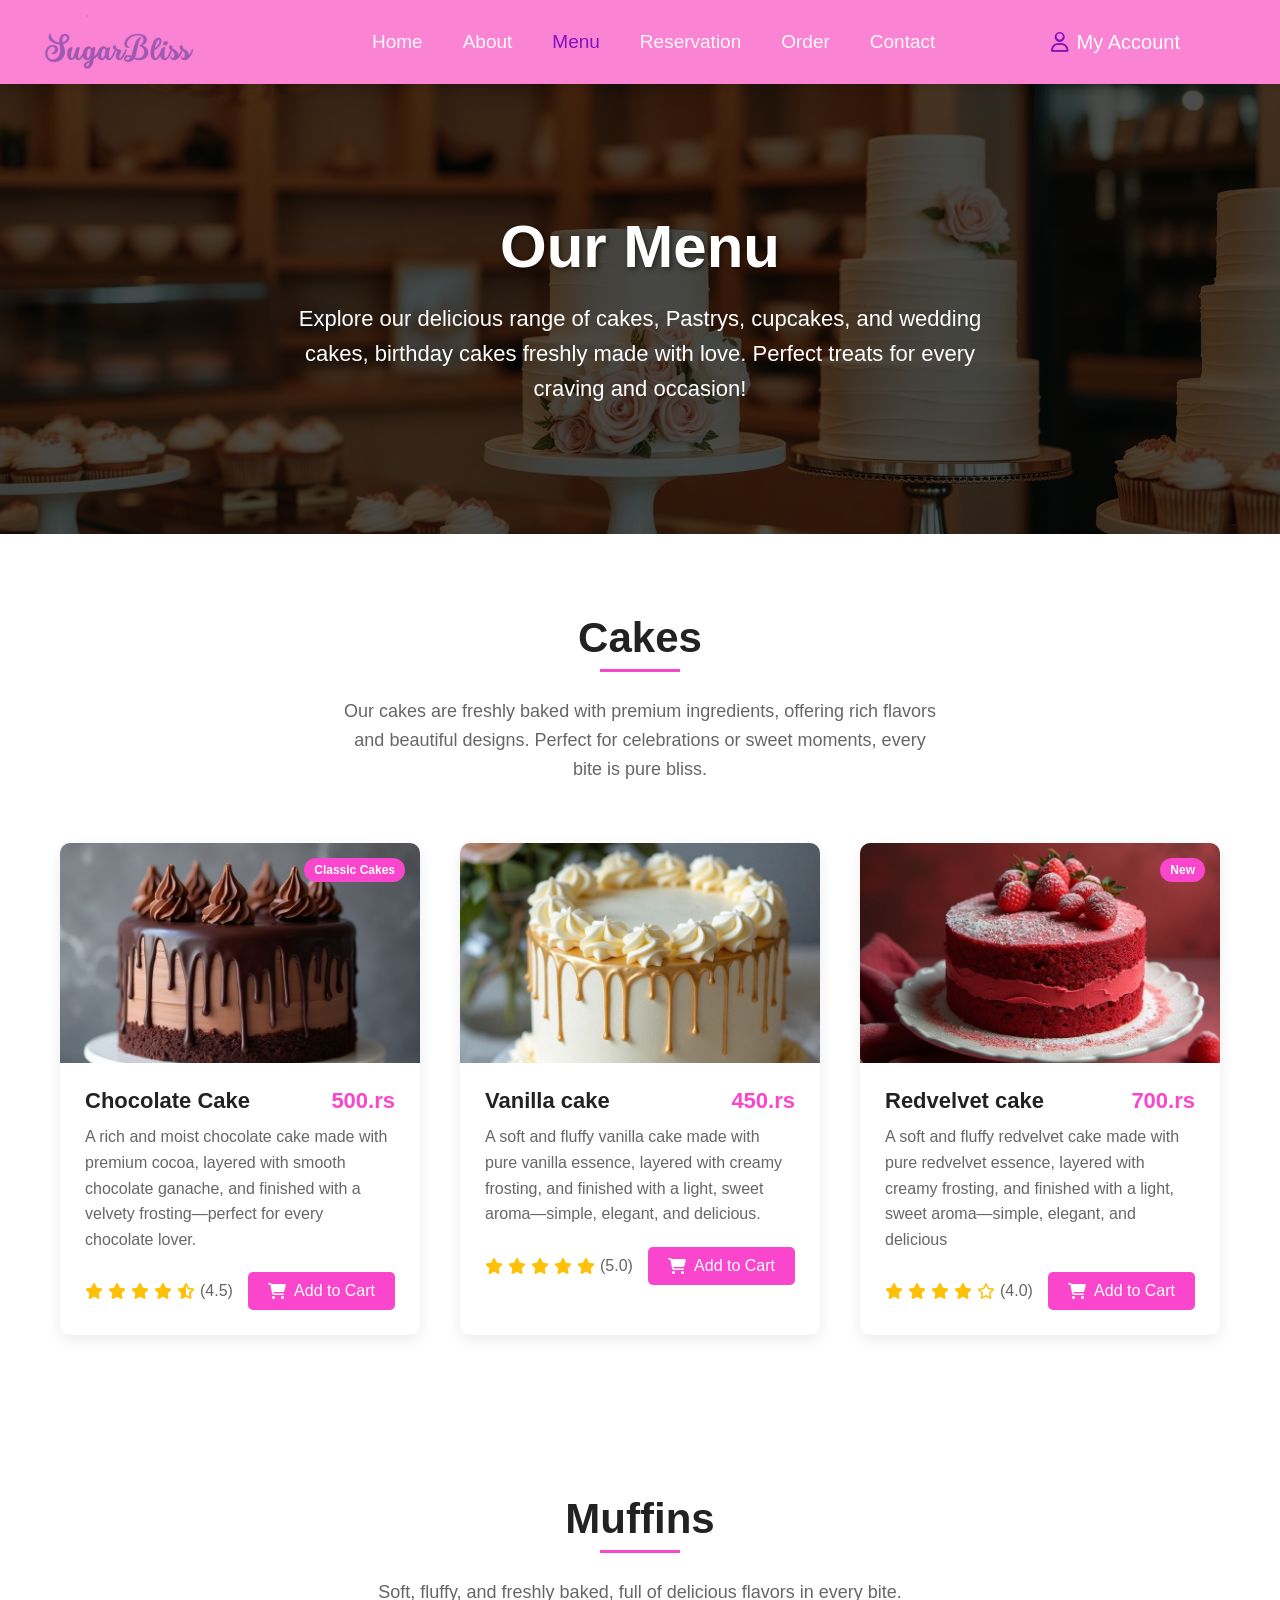
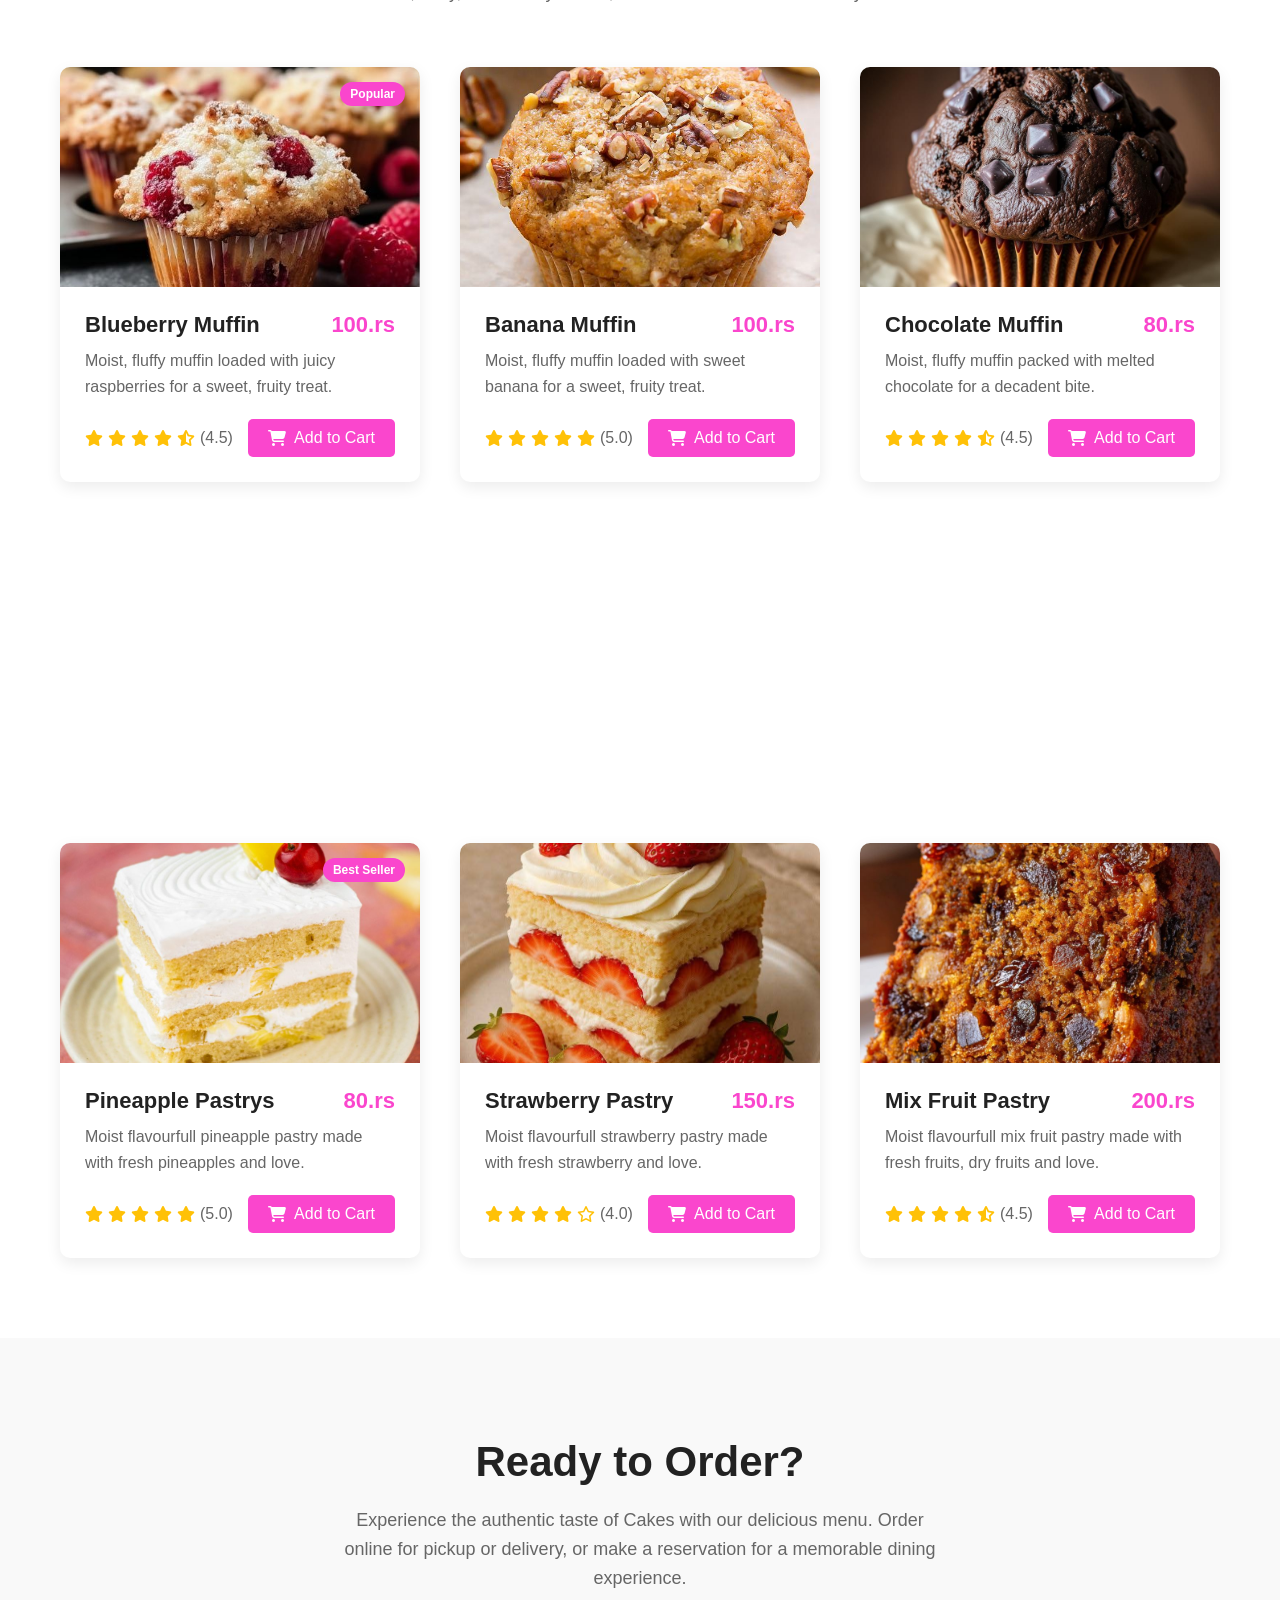
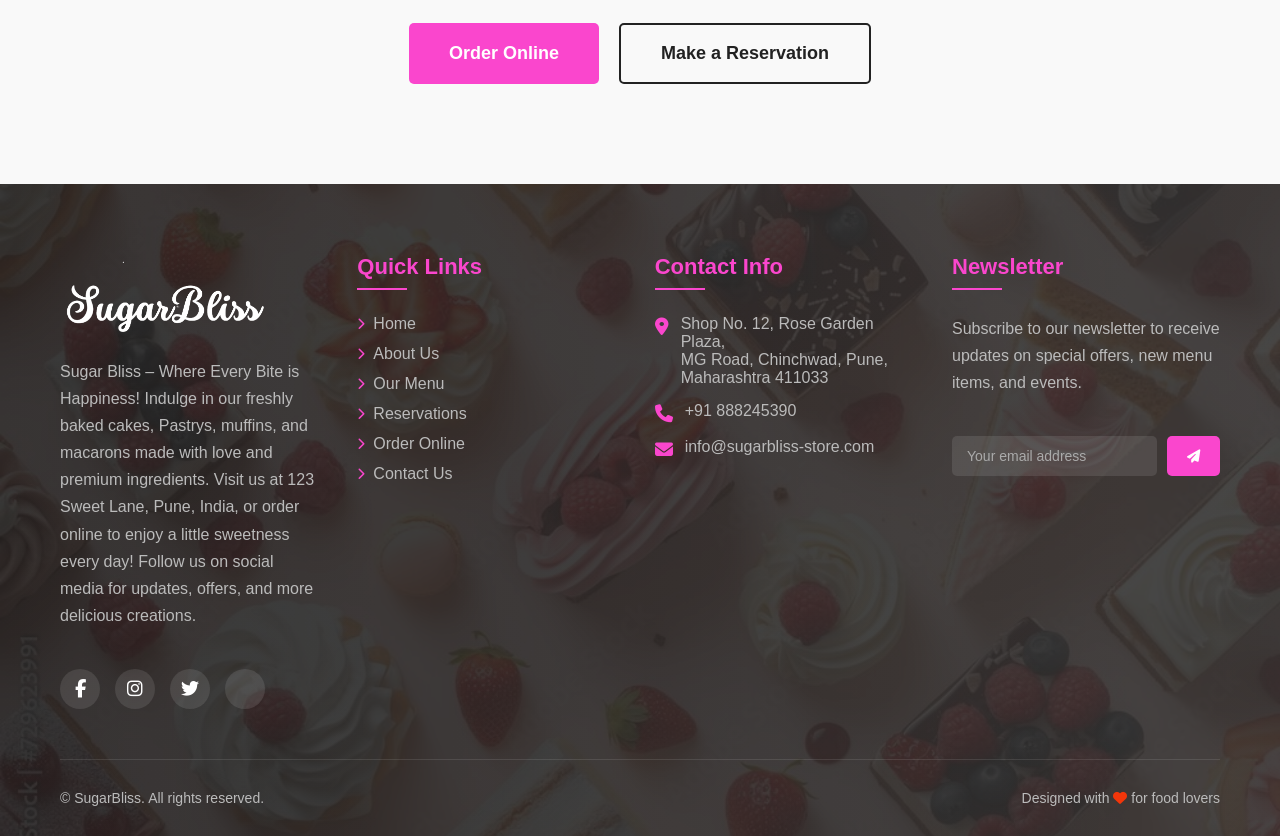
<file: menu.html>
<!DOCTYPE html>
<html lang="en">
<head>
  <meta charset="UTF-8">
  <meta name="viewport" content="width=device-width, initial-scale=1.0">
  <title>Our Menu - SugarBliss</title>

  <!-- Font Awesome CDN for icons -->
  <link rel="stylesheet" href="https://cdnjs.cloudflare.com/ajax/libs/font-awesome/6.5.0/css/all.min.css">
<link rel="stylesheet" href="./assets/CSS/menu.css">

</head>

<body>
  <header>
    <div class="logo">
      <img src="images/logoo.png" >
    </div>

    <button class="menu-toggle">
      <i class="fas fa-bars"></i>
    </button>

    <nav>
      <ul>
        <li><a href="index.html">Home</a></li>
        <li><a href="about.html">About</a></li>
        <li><a href="menu.html" class="active">Menu</a></li>
        <li><a href="reservation.html">Reservation</a></li>
        <li><a href="order.html">Order</a></li>
        <li><a href="contact.html">Contact</a></li>
      </ul>
    </nav>

    <div class="account">
      <i class="fa-regular fa-user"></i>
      <span>My Account</span>
    </div>
  </header>

  <!-- Hero Section -->
  <section class="menu-hero">
    <div class="hero-content animate-on-scroll">
      <h1>Our Menu</h1>
      <p>Explore our delicious range of cakes, Pastrys, cupcakes, and wedding cakes, birthday cakes freshly made with love. Perfect treats for every craving and occasion!</p>
    </div>
  </section>

  <!--"Cakes Section -->
  <section class="menu-section" id="Cakes">
    <div class="section-title animate-on-scroll">
      <h2>Cakes</h2>
      <p>Our cakes are freshly baked with premium ingredients, offering rich flavors and beautiful designs. Perfect for celebrations or sweet moments, every bite is pure bliss.</p>
    </div>

    <div class="menu-items animate-stagger">
      <div class="menu-item" data-category="Cakes">
        <div class="menu-item-badge">Classic Cakes</div>
        <div class="menu-item-img">
          <img src="./images/chocolate cake.jpg" alt="Chocolate Cake">
        </div>
        <div class="menu-item-content">
          <div class="menu-item-header">
            <h3 class="menu-item-title">Chocolate Cake</h3>
            <span class="menu-item-price">500.rs</span>
          </div>
          <p class="menu-item-desc">A rich and moist chocolate cake made with premium cocoa, layered with smooth chocolate ganache, and finished with a velvety frosting—perfect for every chocolate lover.</p>
      
          <div class="menu-item-footer">
            <div class="menu-item-rating">
              <i class="fas fa-star"></i>
              <i class="fas fa-star"></i>
              <i class="fas fa-star"></i>
              <i class="fas fa-star"></i>
              <i class="fas fa-star-half-alt"></i>
              <span>(4.5)</span>
            </div>
            <button class="add-to-cart">
              <i class="fas fa-shopping-cart"></i> Add to Cart
            </button>
          </div>
        </div>
      </div>

      <div class="menu-item" data-category="Cakes">
        <div class="menu-item-img">
          <img src="./images/vanilla.jpg" >
        </div>
        <div class="menu-item-content">
          <div class="menu-item-header">
            <h3 class="menu-item-title">Vanilla cake</h3>
            <span class="menu-item-price">450.rs</span>
          </div>
          <p class="menu-item-desc">A soft and fluffy vanilla cake made with pure vanilla essence, layered with creamy frosting, and finished with a light, sweet aroma—simple, elegant, and delicious.</p>
          <div class="menu-item-footer">
            <div class="menu-item-rating">
              <i class="fas fa-star"></i>
              <i class="fas fa-star"></i>
              <i class="fas fa-star"></i>
              <i class="fas fa-star"></i>
              <i class="fas fa-star"></i>
              <span>(5.0)</span>
            </div>
            <button class="add-to-cart">
              <i class="fas fa-shopping-cart"></i> Add to Cart
            </button>
          </div>
        </div>
      </div>

      <div class="menu-item" data-category="Cakes">
        <div class="menu-item-badge">New</div>
        <div class="menu-item-img">
          <img src="./images/redvelvel cake.jpg">
        </div>
        <div class="menu-item-content">
          <div class="menu-item-header">
            <h3 class="menu-item-title">Redvelvet cake</h3>
            <span class="menu-item-price">700.rs</span>
          </div>
          <p class="menu-item-desc">A soft and fluffy redvelvet cake made with pure redvelvet essence, layered with creamy frosting, and finished with a light, sweet aroma—simple, elegant, and delicious</p>
          <div class="menu-item-footer">
            <div class="menu-item-rating">
              <i class="fas fa-star"></i>
              <i class="fas fa-star"></i>
              <i class="fas fa-star"></i>
              <i class="fas fa-star"></i>
              <i class="far fa-star"></i>
              <span>(4.0)</span>
            </div>
            <button class="add-to-cart">
              <i class="fas fa-shopping-cart"></i> Add to Cart
            </button>
          </div>
        </div>
      </div>
    </div>
  </section>

  <!-- Muffins Section -->
  <section class="menu-section" id="Muffins">
    <div class="section-title animate-on-scroll">
      <h2>Muffins</h2>
      <p>Soft, fluffy, and freshly baked, full of delicious flavors in every bite.</p>
    </div>

    <div class="menu-items animate-stagger">
      <!-- Muffins 1 -->
      <div class="menu-item" data-category="Muffins">
        <div class="menu-item-badge">Popular</div>
        <div class="menu-item-img">
          <img src="./images/raspberrymuffin.jpg" alt="Raspberry Muffin">
        </div>
        <div class="menu-item-content">
          <div class="menu-item-header">
            <h3 class="menu-item-title">Blueberry Muffin</h3>
            <span class="menu-item-price">100.rs</span>
          </div>
          <p class="menu-item-desc">Moist, fluffy muffin loaded with juicy raspberries for a sweet, fruity treat.</p>
          
          <div class="menu-item-footer">
            <div class="menu-item-rating">
              <i class="fas fa-star"></i>
              <i class="fas fa-star"></i>
              <i class="fas fa-star"></i>
              <i class="fas fa-star"></i>
              <i class="fas fa-star-half-alt"></i>
              <span>(4.5)</span>
            </div>
            <button class="add-to-cart">
              <i class="fas fa-shopping-cart"></i> Add to Cart
            </button>
          </div>
        </div>
      </div>

      <!-- Muffins 2 -->
      <div class="menu-item" data-category="Muffins">
        <div class="menu-item-img">
          <img src="./images/banana muffin.jpg" alt="Banana Muffin">
        </div>
        <div class="menu-item-content">
          <div class="menu-item-header">
            <h3 class="menu-item-title">Banana Muffin</h3>
            <span class="menu-item-price">100.rs</span>
          </div>
          <p class="menu-item-desc">Moist, fluffy muffin loaded with sweet banana for a sweet, fruity treat.</p>
          <div class="menu-item-footer">
            <div class="menu-item-rating">
              <i class="fas fa-star"></i>
              <i class="fas fa-star"></i>
              <i class="fas fa-star"></i>
              <i class="fas fa-star"></i>
              <i class="fas fa-star"></i>
              <span>(5.0)</span>
            </div>
            <button class="add-to-cart">
              <i class="fas fa-shopping-cart"></i> Add to Cart
            </button>
          </div>
        </div>
      </div>

      <!-- Muffins 3 -->
      <div class="menu-item" data-category="Muffins">
        <div class="menu-item-img">
          <img src="./images/chocolate muffin.jpg" alt="Chocolate Muffin">
        </div>
        <div class="menu-item-content">
          <div class="menu-item-header">
            <h3 class="menu-item-title">Chocolate Muffin</h3>
            <span class="menu-item-price">80.rs</span>
          </div>
          <p class="menu-item-desc">Moist, fluffy muffin packed with melted chocolate for a decadent bite.</p>
          <div class="menu-item-footer">
            <div class="menu-item-rating">
              <i class="fas fa-star"></i>
              <i class="fas fa-star"></i>
              <i class="fas fa-star"></i>
              <i class="fas fa-star"></i>
              <i class="fas fa-star-half-alt"></i>
              <span>(4.5)</span>
            </div>
            <button class="add-to-cart">
              <i class="fas fa-shopping-cart"></i> Add to Cart
            </button>
          </div>
        </div>
      </div>
    </div>
  </section>

  <!-- Pastrys Section -->
  <section class="menu-section" id="Pastrys">
    <div class="section-title animate-on-scroll">
      <h2>Pastrys</h2>
      <p>Light, Flaky dessert filled with cream, fruit or chocolate perfect for a sweet treat</p>
    </div>

    <div class="menu-items animate-stagger">
      <!-- Pastrys 1 -->
      <div class="menu-item" data-category="Pastry">
        <div class="menu-item-badge">Best Seller</div>
        <div class="menu-item-img">
          <img src="./images/pine pastry.jpg" alt="Pineapple Pastry">
        </div>
        <div class="menu-item-content">
          <div class="menu-item-header">
            <h3 class="menu-item-title">Pineapple Pastrys </h3>
            <span class="menu-item-price">80.rs</span>
          </div>
          <p class="menu-item-desc">Moist flavourfull pineapple pastry made with fresh pineapples and love.</p>
          
          <div class="menu-item-footer">
            <div class="menu-item-rating">
              <i class="fas fa-star"></i>
              <i class="fas fa-star"></i>
              <i class="fas fa-star"></i>
              <i class="fas fa-star"></i>
              <i class="fas fa-star"></i>
              <span>(5.0)</span>
            </div>
            <button class="add-to-cart">
              <i class="fas fa-shopping-cart"></i> Add to Cart
            </button>
          </div>
        </div>
      </div>

      <!-- Pastrys 2 -->
      <div class="menu-item" data-category="Pastry">
        <div class="menu-item-img">
          <img src="./images/strawberry.jpg" alt="Strawberry Pastry">
        </div>
        <div class="menu-item-content">
          <div class="menu-item-header">
            <h3 class="menu-item-title">Strawberry Pastry</h3>
            <span class="menu-item-price">150.rs</span>
          </div>
          <p class="menu-item-desc">Moist flavourfull strawberry pastry made with fresh strawberry and love.</p>
          <div class="menu-item-footer">
            <div class="menu-item-rating">
              <i class="fas fa-star"></i>
              <i class="fas fa-star"></i>
              <i class="fas fa-star"></i>
              <i class="fas fa-star"></i>
              <i class="far fa-star"></i>
              <span>(4.0)</span>
            </div>
            <button class="add-to-cart">
              <i class="fas fa-shopping-cart"></i> Add to Cart
            </button>
          </div>
        </div>
      </div>

      <!-- Pastrys 3 -->
      <div class="menu-item" data-category="Pastry">
        <div class="menu-item-img">
          <img src="./images/fruit.jpg" alt="Mix Fruit Pastry">
        </div>
        <div class="menu-item-content">
          <div class="menu-item-header">
            <h3 class="menu-item-title">Mix Fruit Pastry</h3>
            <span class="menu-item-price">200.rs</span>
          </div>
          <p class="menu-item-desc">Moist flavourfull mix fruit pastry made with fresh fruits, dry fruits and love.</p>
          
          <div class="menu-item-footer">
            <div class="menu-item-rating">
              <i class="fas fa-star"></i>
              <i class="fas fa-star"></i>
              <i class="fas fa-star"></i>
              <i class="fas fa-star"></i>
              <i class="fas fa-star-half-alt"></i>
              <span>(4.5)</span>
            </div>
            <button class="add-to-cart">
              <i class="fas fa-shopping-cart"></i> Add to Cart
            </button>
          </div>
        </div>
      </div>
    </div>
  </section>



  <!-- CTA Section -->
  <section class="cta-section">
    <div class="cta-content animate-on-scroll">
      <h2>Ready to Order?</h2>
      <p>Experience the authentic taste of Cakes with our delicious menu. Order online for pickup or delivery, or make a reservation for a memorable dining experience.</p>
      <div class="cta-buttons">
        <button class="cta-btn primary">Order Online</button>
        <button class="cta-btn secondary">Make a Reservation</button>
      </div>
    </div>
  </section>

  <!-- Footer Section -->
  <footer>
    <div class="footer-bg"></div>
    
    <div class="footer-content animate-stagger">
      <div class="footer-column">
        <div class="footer-logo">
          <img src="images/logoo.png" alt="SugarBliss">
        </div>
        <p>Sugar Bliss – Where Every Bite is Happiness! Indulge in our freshly baked cakes, Pastrys, muffins, and macarons made with love 
          and premium ingredients. Visit us at 123 Sweet Lane, Pune, India, or order online to enjoy a little sweetness every day!
          Follow us on social media for updates, offers, and more delicious creations.</p>
        <div class="social-links">
          <a href="#" class="social-link"><i class="fab fa-facebook-f"></i></a>
          <a href="#" class="social-link"><i class="fab fa-instagram"></i></a>
          <a href="#" class="social-link"><i class="fab fa-twitter"></i></a>
          <a href="#" class="social-link"><i class="fab fa-tripadvisor"></i></a>
        </div>
      </div>
      
      <div class="footer-column">
        <h4>Quick Links</h4>
        <ul class="footer-links">
          <li><a href="index.html"><i class="fas fa-chevron-right"></i> Home</a></li>
          <li><a href="about.html"><i class="fas fa-chevron-right"></i> About Us</a></li>
          <li><a href="menu.html"><i class="fas fa-chevron-right"></i> Our Menu</a></li>
          <li><a href="reservation.html"><i class="fas fa-chevron-right"></i> Reservations</a></li>
          <li><a href="order.html"><i class="fas fa-chevron-right"></i> Order Online</a></li>
          <li><a href="contact.html"><i class="fas fa-chevron-right"></i> Contact Us</a></li>
        </ul>
      </div>
      
      <div class="footer-column">
        <h4>Contact Info</h4>
        <ul class="contact-info">
          <li>
            <i class="fas fa-map-marker-alt"></i>
            <span>Shop No. 12, Rose Garden Plaza,<br>MG Road, Chinchwad, Pune, Maharashtra 411033</span>
          </li>
          <li>
            <i class="fas fa-phone"></i>
            <span>+91 888245390</span>
          </li>
          <li>
            <i class="fas fa-envelope"></i>
            <span>info@sugarbliss-store.com</span>
          </li>
        </ul>
     
      </div>
      
      <div class="footer-column">
        <h4>Newsletter</h4>
        <p>Subscribe to our newsletter to receive updates on special offers, new menu items, and events.</p>
        
        <div class="newsletter">
          <form class="newsletter-form">
            <input type="email" class="newsletter-input" placeholder="Your email address" required>
            <button type="submit" class="newsletter-btn"><i class="fas fa-paper-plane"></i></button>
          </form>
        </div>
        
      </div>
    </div>
    
    <div class="footer-bottom">
      <div class="footer-bottom-content">
        <div>
          <p>&copy; SugarBliss. All rights reserved.</p>
        </div>
        <div>
          <p>Designed with <i class="fas fa-heart" style="color: #F2360A;"></i> for food lovers</p>
        </div>
      </div>
    </div>
  </footer>

  <!-- Back to Top Button -->
  <div class="back-to-top" id="backToTop">
    <i class="fas fa-chevron-up"></i>
  </div>

<script src="./assets/JS/menu.js"></script>


</body>
</html>
</file>
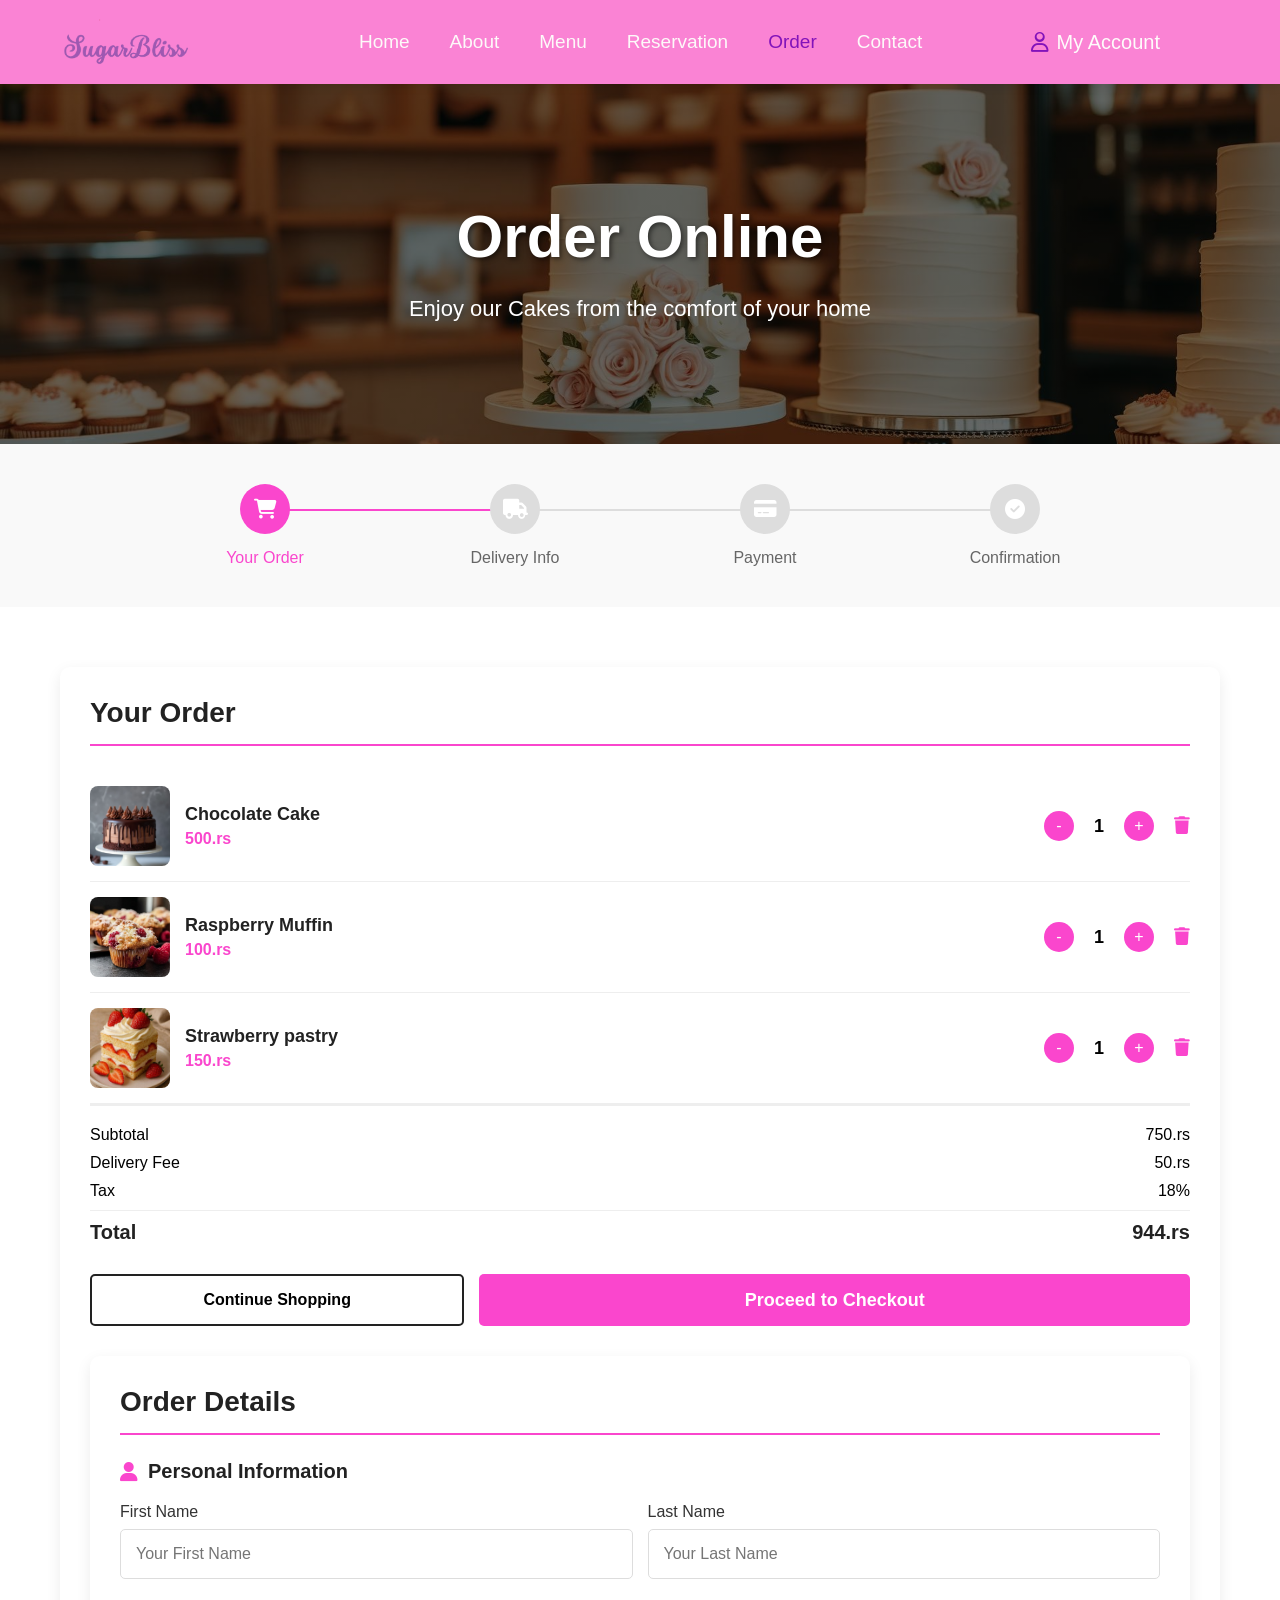
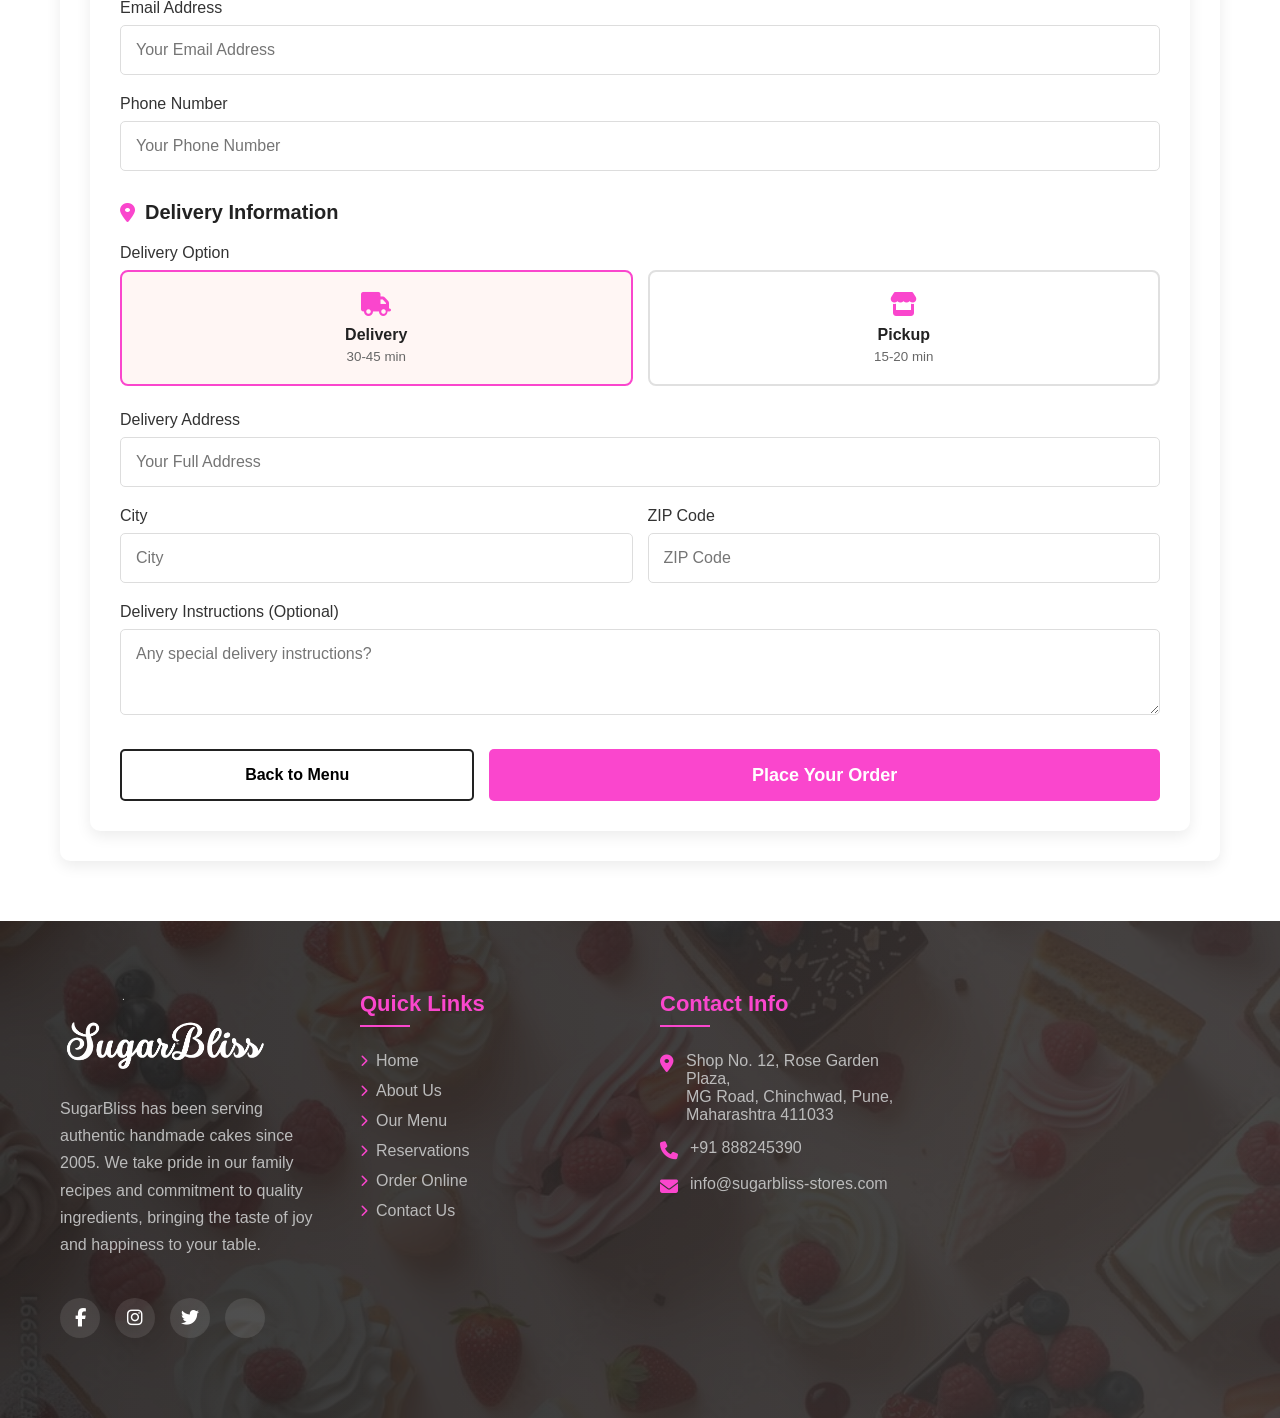
<file: order.html>
<!DOCTYPE html>
<html lang="en">
<head>
  <meta charset="UTF-8">
  <meta name="viewport" content="width=device-width, initial-scale=1.0">
  <title>Order Online - SugarBliss</title>

  <!-- Font Awesome CDN for icons -->
  <link rel="stylesheet" href="https://cdnjs.cloudflare.com/ajax/libs/font-awesome/6.5.0/css/all.min.css">

<link rel="stylesheet" href="./assets/CSS/order.css">
</head>

<body>
  <header>
    <div class="logo">
      <img src="images/logoo.png" >
    </div>

    <button class="menu-toggle">
      <i class="fas fa-bars"></i>
    </button>

    <nav>
      <ul>
        <li><a href="index.html">Home</a></li>
        <li><a href="about.html">About</a></li>
        <li><a href="menu.html">Menu</a></li>
        <li><a href="reservation.html">Reservation</a></li>
        <li><a href="order.html" class="active">Order</a></li>
        <li><a href="contact.html">Contact</a></li>
      </ul>
    </nav>

    <div class="account">
      <i class="fa-regular fa-user"></i>
      <span>My Account</span>
    </div>
  </header>

  <!-- Hero Section -->
  <section class="order-hero">
    <div class="hero-content animate-on-scroll">
      <h1>Order Online</h1>
      <p>Enjoy our Cakes from the comfort of your home</p>
    </div>
  </section>

  <!-- Order Process Steps -->
  <section class="order-steps">
    <div class="steps-container animate-on-scroll">
      <div class="step active">
        <div class="step-icon">
          <i class="fas fa-shopping-cart"></i>
        </div>
        <div class="step-text">Your Order</div>
      </div>
      <div class="step">
        <div class="step-icon">
          <i class="fas fa-truck"></i>
        </div>
        <div class="step-text">Delivery Info</div>
      </div>
      <div class="step">
        <div class="step-icon">
          <i class="fas fa-credit-card"></i>
        </div>
        <div class="step-text">Payment</div>
      </div>
      <div class="step">
        <div class="step-icon">
          <i class="fas fa-check-circle"></i>
        </div>
        <div class="step-text">Confirmation</div>
      </div>
    </div>
  </section>

  <!-- Order Content -->
  <section class="order-content">
    <div class="order-cart animate-left">
      <h2>Your Order</h2>
      <div class="cart-items">
        <!-- Cart Item 1 -->
        <div class="cart-item">
          <div class="cart-item-img">
            <img src="./images/chocolate cake.jpg" alt="Chocolate Cake">
          </div>
          <div class="cart-item-details">
            <div class="cart-item-title">Chocolate Cake</div>
            <div class="cart-item-price">500.rs</div>
          </div>
          <div class="cart-item-controls">
            <button class="quantity-btn">-</button>
            <span class="quantity-display">1</span>
            <button class="quantity-btn">+</button>
            <button class="remove-btn"><i class="fas fa-trash"></i></button>
          </div>
        </div>

        <!-- Cart Item 2 -->
        <div class="cart-item">
          <div class="cart-item-img">
            <img src="./images/raspberrymuffin.jpg" alt="Raspberry Muffin">
          </div>
          <div class="cart-item-details">
            <div class="cart-item-title">Raspberry Muffin</div>
            <div class="cart-item-price">100.rs</div>
          </div>
          <div class="cart-item-controls">
            <button class="quantity-btn">-</button>
            <span class="quantity-display">1</span>
            <button class="quantity-btn">+</button>
            <button class="remove-btn"><i class="fas fa-trash"></i></button>
          </div>
        </div>

        <!-- Cart Item 3 -->
        <div class="cart-item">
          <div class="cart-item-img">
            <img src="./images/strawberry.jpg" alt="Strawberry pastry">
          </div>
          <div class="cart-item-details">
            <div class="cart-item-title">Strawberry pastry</div>
            <div class="cart-item-price">150.rs</div>
          </div>
          <div class="cart-item-controls">
            <button class="quantity-btn">-</button>
            <span class="quantity-display">1</span>
            <button class="quantity-btn">+</button>
            <button class="remove-btn"><i class="fas fa-trash"></i></button>
          </div>
        </div>

      <div class="cart-summary">
        <div class="summary-row">
          <span>Subtotal</span>
          <span>750.rs</span>
        </div>
        <div class="summary-row">
          <span>Delivery Fee</span>
          <span>50.rs</span>
        </div>
        <div class="summary-row">
          <span>Tax</span>
          <span>18%</span>
        </div>
        <div class="summary-row total">
          <span>Total</span>
          <span>944.rs</span>
        </div>
      </div>

      <div class="order-actions">
        <button class="continue-shopping">Continue Shopping</button>
        <button class="checkout-btn">Proceed to Checkout</button>
      </div>
    </div>

    <div class="order-form animate-right">
      <h2>Order Details</h2>
      
      <div class="form-section">
        <h3><i class="fas fa-user"></i> Personal Information</h3>
        <div class="form-row">
          <div class="form-group">
            <label for="first-name">First Name</label>
            <input type="text" id="first-name" class="form-control" placeholder="Your First Name" required>
          </div>
          <div class="form-group">
            <label for="last-name">Last Name</label>
            <input type="text" id="last-name" class="form-control" placeholder="Your Last Name" required>
          </div>
        </div>
        
        <div class="form-group">
          <label for="email">Email Address</label>
          <input type="email" id="email" class="form-control" placeholder="Your Email Address" required>
        </div>
        
        <div class="form-group">
          <label for="phone">Phone Number</label>
          <input type="tel" id="phone" class="form-control" placeholder="Your Phone Number" pattern="[0-9]{10}" maxlength="10" required>
        </div>
      </div>
      
      <div class="form-section">
        <h3><i class="fas fa-map-marker-alt"></i> Delivery Information</h3>
        
        <div class="form-group">
          <label>Delivery Option</label>
          <div class="delivery-options">
            <div class="delivery-option selected">
              <i class="fas fa-truck"></i>
              <span>Delivery</span>
              <small>30-45 min</small>
            </div>
            <div class="delivery-option">
              <i class="fas fa-store"></i>
              <span>Pickup</span>
              <small>15-20 min</small>
            </div>
          </div>
        </div>
        
        <div class="form-group">
          <label for="address">Delivery Address</label>
          <input type="text" id="address" class="form-control" placeholder="Your Full Address" required>
        </div>
        
        <div class="form-row">
          <div class="form-group">
            <label for="city">City</label>
            <input type="text" id="city" class="form-control" placeholder="City" required>
          </div>
          <div class="form-group">
            <label for="zip">ZIP Code</label>
            <input type="text" id="zip" class="form-control" placeholder="ZIP Code" required>
          </div>
        </div>
        
        <div class="form-group">
          <label for="instructions">Delivery Instructions (Optional)</label>
          <textarea id="instructions" class="form-control" rows="3" placeholder="Any special delivery instructions?"></textarea>
        </div>
      </div>

      <div class="order-actions">
        <button class="continue-shopping">Back to Menu</button>
        <button class="checkout-btn" id="place-order-btn">Place Your Order</button>
      </div>
    </div>
  </section>   

  <!-- Order Confirmation Modal -->
  <div class="modal" id="confirmation-modal">
    <div class="modal-content animate-scale">
      <div class="modal-icon">
        <i class="fas fa-check-circle"></i>
      </div>
      <h2>Order Confirmed!</h2>
      <p>Thank you for your order! Your food is being prepared and will be delivered to you within 30-45 minutes.</p>
      <p><strong>Order ID: #ANT2024001</strong></p>
      <p>You will receive a confirmation email shortly.</p>
      <button class="modal-btn" id="modal-ok-btn">OK</button>
    </div>
  </div>

  <!-- Footer Section -->
  <footer>
    <div class="footer-bg"></div>
    
    <div class="footer-content animate-stagger">
      <div class="footer-column">
        <div class="footer-logo">
          <img src="images/logoo.png" alt="SugarBliss">
        </div>
        <p>SugarBliss has been serving authentic handmade cakes since 2005. We take pride in our family recipes and commitment to quality ingredients, bringing the taste of joy and happiness to your table.</p>
        <div class="social-links">
          <a href="#" class="social-link"><i class="fab fa-facebook-f"></i></a>
          <a href="#" class="social-link"><i class="fab fa-instagram"></i></a>
          <a href="#" class="social-link"><i class="fab fa-twitter"></i></a>
          <a href="#" class="social-link"><i class="fab fa-tripadvisor"></i></a>
        </div>
      </div>
      
      <div class="footer-column">
        <h4>Quick Links</h4>
        <ul class="footer-links">
          <li><a href="./index.html"><i class="fas fa-chevron-right"></i> Home</a></li>
          <li><a href="./about.html"><i class="fas fa-chevron-right"></i> About Us</a></li>
          <li><a href="./menu.html"><i class="fas fa-chevron-right"></i> Our Menu</a></li>
          <li><a href="./reservation.html"><i class="fas fa-chevron-right"></i> Reservations</a></li>
          <li><a href="./order.html"><i class="fas fa-chevron-right"></i> Order Online</a></li>
          <li><a href="./contact.html"><i class="fas fa-chevron-right"></i> Contact Us</a></li>
        </ul>
      </div>
      
      <div class="footer-column">
        <h4>Contact Info</h4>
        <ul class="contact-info">
          <li>
            <i class="fas fa-map-marker-alt"></i>
            <span>Shop No. 12, Rose Garden Plaza,<br>MG Road, Chinchwad, Pune, Maharashtra 411033</span>
          </li>
          <li>
            <i class="fas fa-phone"></i>
            <span>+91 888245390</span>
          </li>
          <li>
            <i class="fas fa-envelope"></i>
            <span>info@sugarbliss-stores.com</span>
          </li>
        </ul>
      </div>

  <!-- Back to Top Button -->
  <div class="back-to-top" id="backToTop">
    <i class="fas fa-chevron-up"></i>
  </div>

<script src="./assets/JS/order.js"></script>


</body>
</html>
</file>
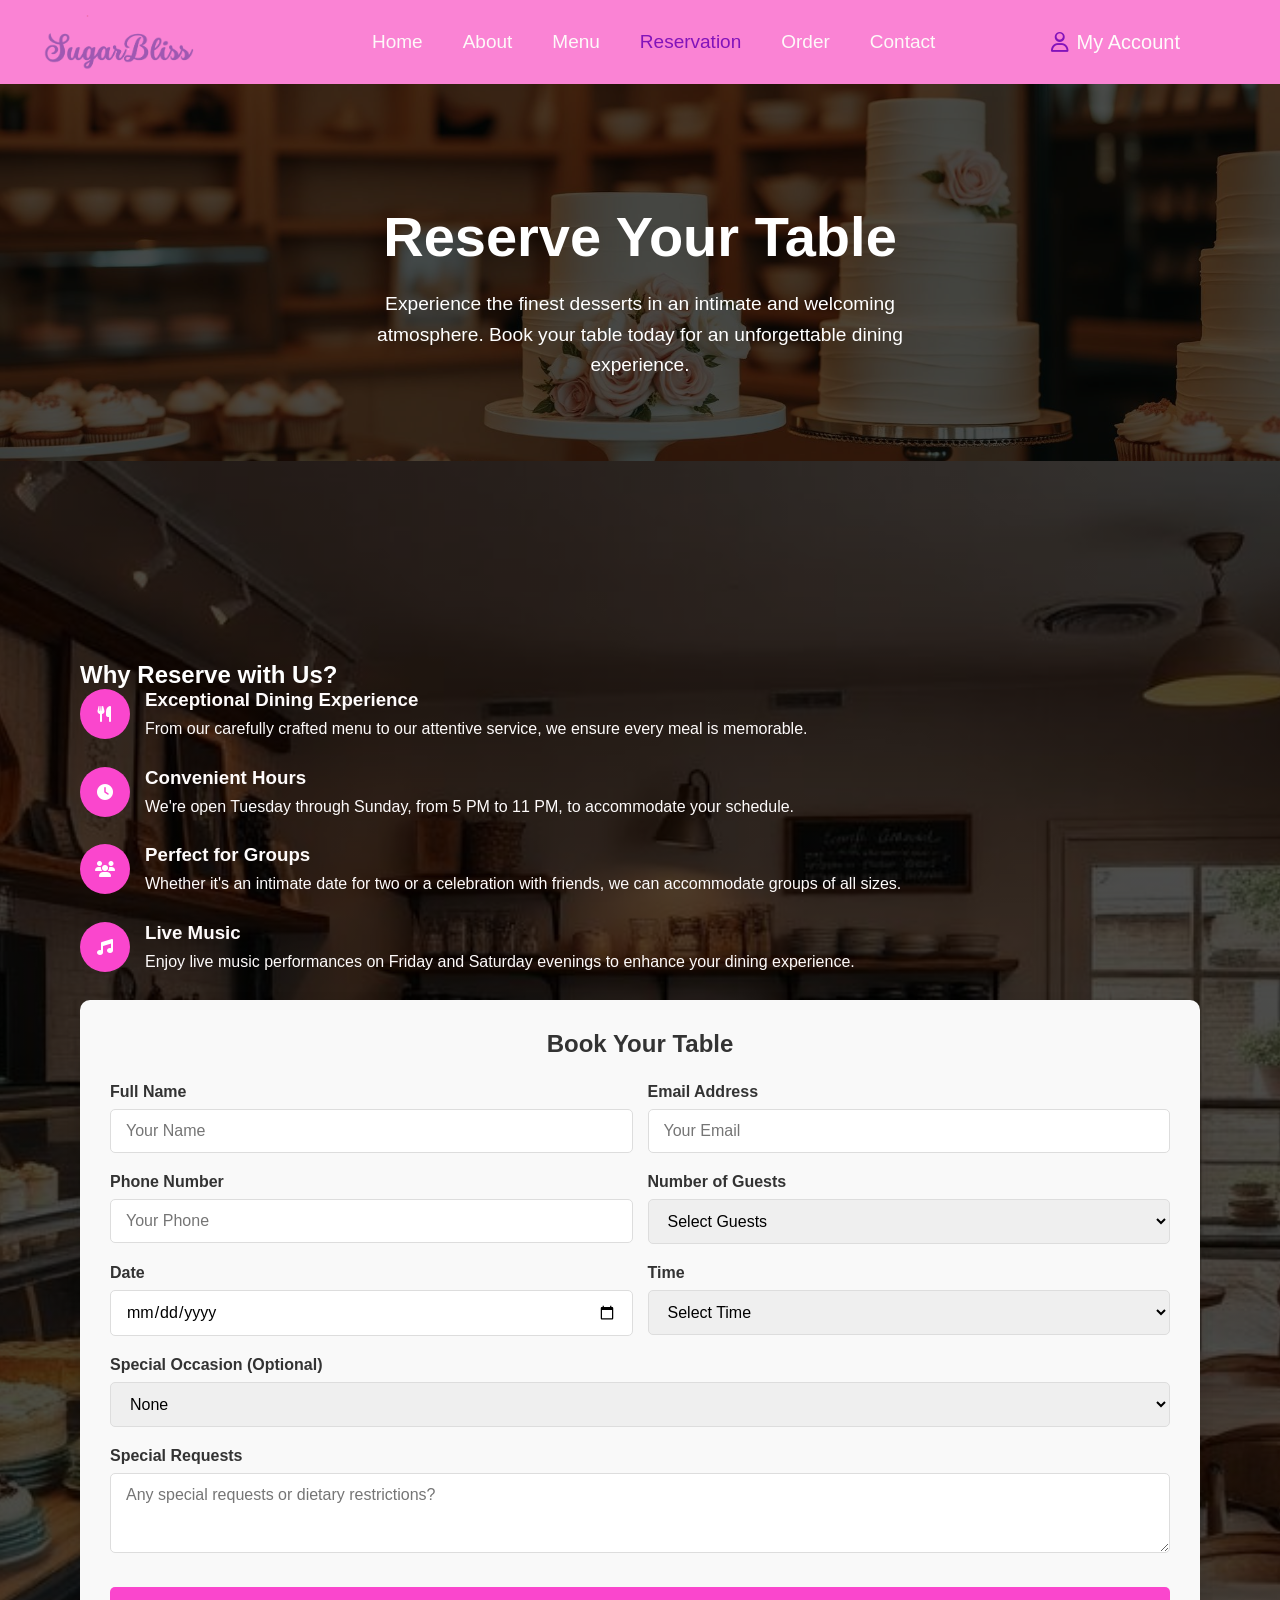
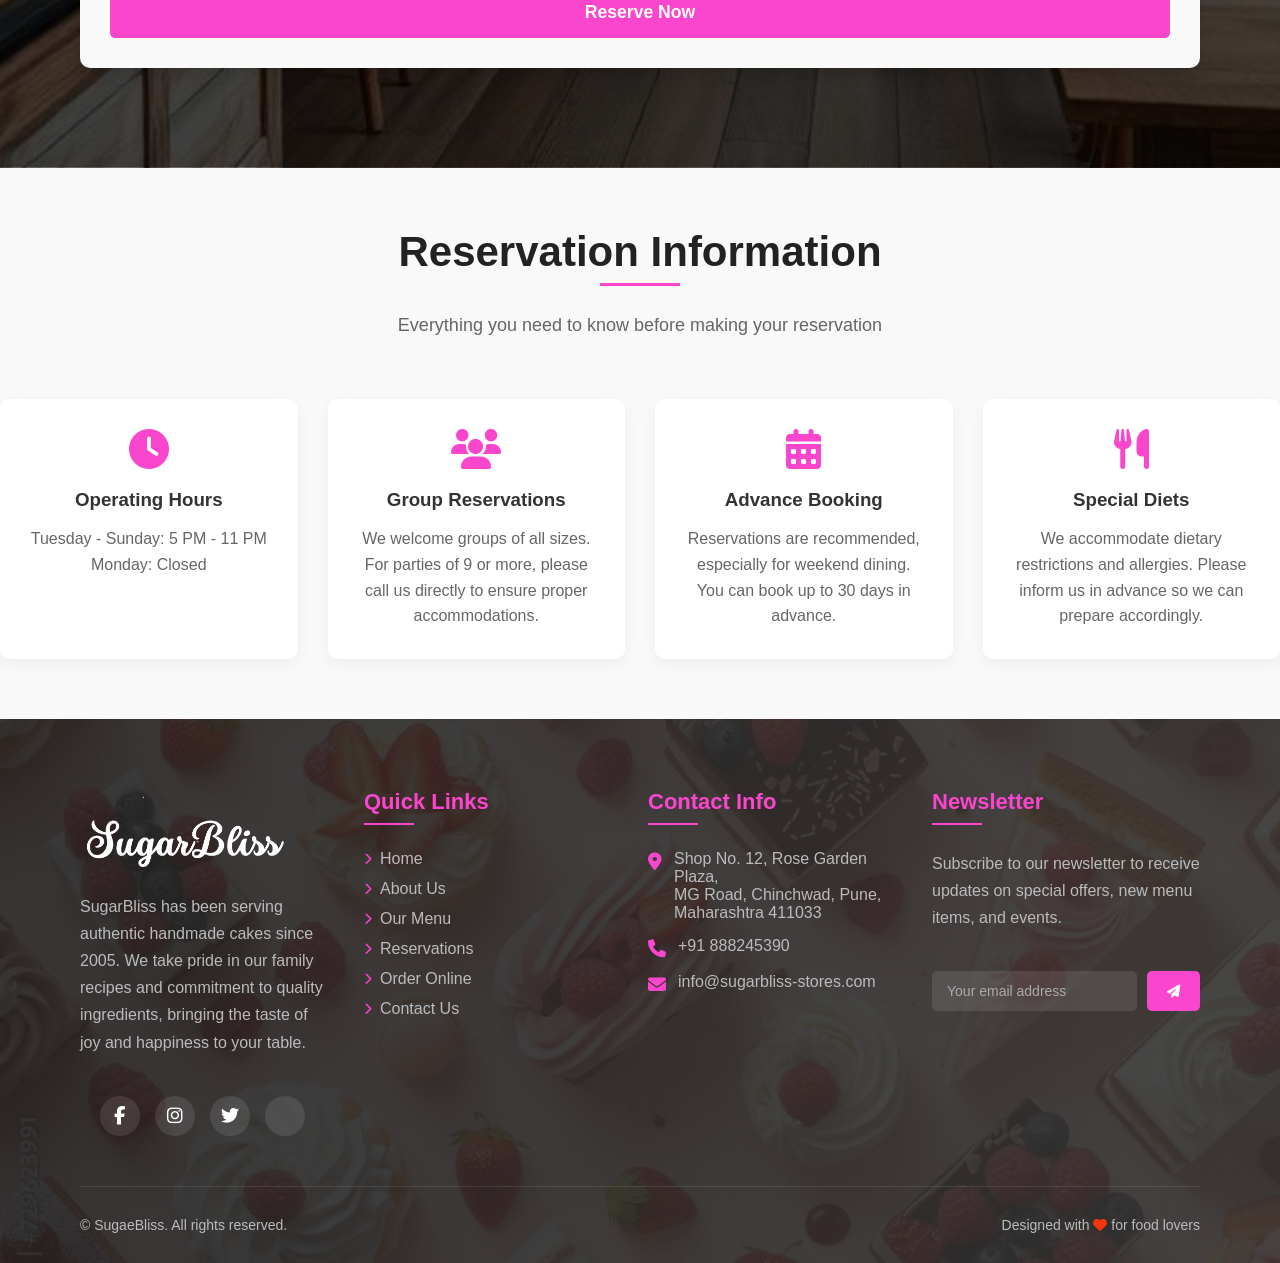
<file: reservation.html>
<!DOCTYPE html>
<html lang="en">
<head>
  <meta charset="UTF-8">
  <meta name="viewport" content="width=device-width, initial-scale=1.0">
  <title>Reservation - SugaeBliss</title>

  <!-- Font Awesome CDN for icons -->
  <link rel="stylesheet" href="https://cdnjs.cloudflare.com/ajax/libs/font-awesome/6.5.0/css/all.min.css">
  <link rel="stylesheet" href="./style.css">
  
  <link rel="stylesheet" href="./assets/CSS/reservation.css">
</head>

<body>
  <header>
    <div class="logo">
      <img src="images/logoo.png" >
    </div>

    <button class="menu-toggle">
      <i class="fas fa-bars"></i>
    </button>

    <nav>
      <ul>
        <li><a href="./index.html">Home</a></li>
        <li><a href="./about.html">About</a></li>
        <li><a href="./menu.html">Menu</a></li>
        <li><a href="./reservation.html" class="active">Reservation</a></li>
        <li><a href="./order.html">Order</a></li>
        <li><a href="./contact.html">Contact</a></li>
      </ul>
    </nav>

    <div class="account">
      <i class="fa-regular fa-user"></i>
      <span>My Account</span>
    </div>
  </header>

  <!-- Reservation Hero Section -->
  <section class="reservation-hero">
    <div class="container">
      <h1 class="animate-on-scroll">Reserve Your Table</h1>
      <p class="animate-on-scroll">Experience the finest desserts in an intimate and welcoming atmosphere. Book your table today for an unforgettable dining experience.</p>
    </div>
  </section>

  <!-- Reservation Section -->
  <section class="reservation-section">
    <div class="container">
      <div class="reservation-details">
        <div class="reservation-features animate-left">
          <h2>Why Reserve with Us?</h2>
          <div class="feature-item">
            <div class="feature-icon">
              <i class="fas fa-utensils"></i>
            </div>
            <div class="feature-text">
              <h3>Exceptional Dining Experience</h3>
              <p>From our carefully crafted menu to our attentive service, we ensure every meal is memorable.</p>
            </div>
          </div>
          
          <div class="feature-item">
            <div class="feature-icon">
              <i class="fas fa-clock"></i>
            </div>
            <div class="feature-text">
              <h3>Convenient Hours</h3>
              <p>We're open Tuesday through Sunday, from 5 PM to 11 PM, to accommodate your schedule.</p>
            </div>
          </div>
          
          <div class="feature-item">
            <div class="feature-icon">
              <i class="fas fa-users"></i>
            </div>
            <div class="feature-text">
              <h3>Perfect for Groups</h3>
              <p>Whether it's an intimate date for two or a celebration with friends, we can accommodate groups of all sizes.</p>
            </div>
          </div>
          
          <div class="feature-item">
            <div class="feature-icon">
              <i class="fas fa-music"></i>
            </div>
            <div class="feature-text">
              <h3>Live Music</h3>
              <p>Enjoy live music performances on Friday and Saturday evenings to enhance your dining experience.</p>
            </div>
          </div>
          
        <div class="reservation-form-container animate-right">
          <h2 class="form-title">Book Your Table</h2>
          <form id="reservation-form">
            <div class="form-row">
              <div class="form-group">
                <label for="name">Full Name</label>
                <input type="text" id="name" class="form-control" placeholder="Your Name" required>
              </div>
              <div class="form-group">
                <label for="email">Email Address</label>
                <input type="email" id="email" class="form-control" placeholder="Your Email" required>
              </div>
            </div>
            
            <div class="form-row">
              <div class="form-group">
                <label for="phone">Phone Number</label>
                <input type="tel" id="phone" class="form-control" placeholder="Your Phone" required>
              </div>
              <div class="form-group">
                <label for="guests">Number of Guests</label>
                <select id="guests" class="form-control" required>
                  <option value="" disabled selected>Select Guests</option>
                  <option value="1">1 Person</option>
                  <option value="2">2 People</option>
                  <option value="3">3 People</option>
                  <option value="4">4 People</option>
                  <option value="5">5 People</option>
                  <option value="6">6 People</option>
                  <option value="7">7 People</option>
                  <option value="8">8 People</option>
                  <option value="9">9+ People</option>
                </select>
              </div>
            </div>
            
            <div class="form-row">
              <div class="form-group">
                <label for="date">Date</label>
                <input type="date" id="date" class="form-control" required>
              </div>
              <div class="form-group">
                <label for="time">Time</label>
                <select id="time" class="form-control" required>
                  <option value="" disabled selected>Select Time</option>
                  <option value="17:00">5:00 PM</option>
                  <option value="17:30">5:30 PM</option>
                  <option value="18:00">6:00 PM</option>
                  <option value="18:30">6:30 PM</option>
                  <option value="19:00">7:00 PM</option>
                  <option value="19:30">7:30 PM</option>
                  <option value="20:00">8:00 PM</option>
                  <option value="20:30">8:30 PM</option>
                  <option value="21:00">9:00 PM</option>
                  <option value="21:30">9:30 PM</option>
                  <option value="22:00">10:00 PM</option>
                </select>
              </div>
            </div>
            
            <div class="form-group">
              <label for="occasion">Special Occasion (Optional)</label>
              <select id="occasion" class="form-control">
                <option value="" selected>None</option>
                <option value="birthday">Birthday</option>
                <option value="anniversary">Anniversary</option>
                <option value="date">Date Night</option>
                <option value="celebration">Celebration</option>
                <option value="other">Other</option>
              </select>
            </div>
            
            <div class="form-group">
              <label for="special-requests">Special Requests</label>
              <textarea id="special-requests" class="form-control" rows="3" placeholder="Any special requests or dietary restrictions?"></textarea>
            </div>
            
            <button type="submit" class="submit-btn">Reserve Now</button>
          </form>
        </div>
      </div>
    </div>
  </section>

  <!-- Reservation Info Section -->
  <section class="reservation-info">
    <div class="container">
      <div class="section-title animate-on-scroll">
        <h2>Reservation Information</h2>
        <p>Everything you need to know before making your reservation</p>
      </div>
      
      <div class="info-cards">
        <div class="info-card animate-on-scroll">
          <i class="fas fa-clock"></i>
          <h3>Operating Hours</h3>
          <p>Tuesday - Sunday: 5 PM - 11 PM</p>
          <p>Monday: Closed</p>
        </div>
        
        <div class="info-card animate-on-scroll">
          <i class="fas fa-users"></i>
          <h3>Group Reservations</h3>
          <p>We welcome groups of all sizes. For parties of 9 or more, please call us directly to ensure proper accommodations.</p>
        </div>
        
        <div class="info-card animate-on-scroll">
          <i class="fas fa-calendar-alt"></i>
          <h3>Advance Booking</h3>
          <p>Reservations are recommended, especially for weekend dining. You can book up to 30 days in advance.</p>
        </div>
        
        <div class="info-card animate-on-scroll">
          <i class="fas fa-utensils"></i>
          <h3>Special Diets</h3>
          <p>We accommodate dietary restrictions and allergies. Please inform us in advance so we can prepare accordingly.</p>
        </div>
      </div>
    </div>
  </section>

  <!-- Footer Section -->
  <footer>
    <div class="footer-bg"></div>
    
    <div class="footer-content animate-stagger">
      <div class="footer-column">
        <div class="footer-logo">
          <img src="images/logoo.png" alt="SugaeBliss">
        </div>
        <p>SugarBliss has been serving authentic handmade cakes since 2005. We take pride in our family recipes and commitment to quality ingredients, bringing the taste of joy and happiness to your table.</p>
        <div class="social-links">
          <a href="#" class="social-link"><i class="fab fa-facebook-f"></i></a>
          <a href="#" class="social-link"><i class="fab fa-instagram"></i></a>
          <a href="#" class="social-link"><i class="fab fa-twitter"></i></a>
          <a href="#" class="social-link"><i class="fab fa-tripadvisor"></i></a>
        </div>
      </div>
      
      <div class="footer-column">
        <h4>Quick Links</h4>
        <ul class="footer-links">
          <li><a href="./index.html"><i class="fas fa-chevron-right"></i> Home</a></li>
          <li><a href="./about.html"><i class="fas fa-chevron-right"></i> About Us</a></li>
          <li><a href="./menu.html"><i class="fas fa-chevron-right"></i> Our Menu</a></li>
          <li><a href="./reservation.html"><i class="fas fa-chevron-right"></i> Reservations</a></li>
          <li><a href="./order.html"><i class="fas fa-chevron-right"></i> Order Online</a></li>
          <li><a href="./contact.html"><i class="fas fa-chevron-right"></i> Contact Us</a></li>
        </ul>
      </div>
      
      <div class="footer-column">
        <h4>Contact Info</h4>
        <ul class="contact-info">
          <li>
            <i class="fas fa-map-marker-alt"></i>
            <span>Shop No. 12, Rose Garden Plaza,<br>MG Road, Chinchwad, Pune, Maharashtra 411033</span>
          </li>
          <li>
            <i class="fas fa-phone"></i>
            <span>+91 888245390</span>
          </li>
          <li>
            <i class="fas fa-envelope"></i>
            <span>info@sugarbliss-stores.com</span>
          </li>
        </ul>
      </div>
      
      <div class="footer-column">
        <h4>Newsletter</h4>
        <p>Subscribe to our newsletter to receive updates on special offers, new menu items, and events.</p>
        
        <div class="newsletter">
          <form class="newsletter-form">
            <input type="email" class="newsletter-input" placeholder="Your email address" required>
            <button type="submit" class="newsletter-btn"><i class="fas fa-paper-plane"></i></button>
          </form>
        </div>
      </div>
    </div>
    
    <div class="footer-bottom">
      <div class="footer-bottom-content">
        <div>
          <p>&copy; SugaeBliss. All rights reserved.</p>
        </div>
        <div>
          <p>Designed with <i class="fas fa-heart" style="color: #F2360A;"></i> for food lovers</p>
        </div>
      </div>
    </div>
  </footer>

  <!-- Back to Top Button -->
  <div class="back-to-top" id="backToTop">
    <i class="fas fa-chevron-up"></i>
  </div>

  <script src="./script.js"></script>
<script src="./assets/JS/reservation.js"></script>

  
</body>
</html>
</file>
<file: style.css>
* {
    margin: 0;
    padding: 0;
    box-sizing: border-box;
    font-family: Arial, sans-serif;
}

.animate-on-scroll {
    opacity: 0;
    transform: translateY(30px);
    transition: opacity 0.8s ease, transform 0.8s ease;
}

.animate-on-scroll.animated {
    opacity: 1;
    transform: translateY(0);
}

.animate-left {
    opacity: 0;
    transform: translateX(-50px);
    transition: opacity 0.8s ease, transform 0.8s ease;
}

.animate-left.animated {
    opacity: 1;
    transform: translateX(0);
}

.animate-right {
    opacity: 0;
    transform: translateX(50px);
    transition: opacity 0.8s ease, transform 0.8s ease;
}

.animate-right.animated {
    opacity: 1;
    transform: translateX(0);
}

.animate-scale {
    opacity: 0;
    transform: scale(0.8);
    transition: opacity 0.8s ease, transform 0.8s ease;
}

.animate-scale.animated {
    opacity: 1;
    transform: scale(1);
}

.animate-fade-in {
    opacity: 0;
    transition: opacity 1s ease;
}

.animate-fade-in.animated {
    opacity: 1;
}

.animate-stagger > * {
    opacity: 0;
    transform: translateY(20px);
    transition: opacity 0.6s ease, transform 0.6s ease;
}

.animate-stagger.animated > * {
    opacity: 1;
    transform: translateY(0);
}

.animate-stagger.animated > *:nth-child(1) { transition-delay: 0.1s; }
.animate-stagger.animated > *:nth-child(2) { transition-delay: 0.2s; }
.animate-stagger.animated > *:nth-child(3) { transition-delay: 0.3s; }
.animate-stagger.animated > *:nth-child(4) { transition-delay: 0.4s; }
.animate-stagger.animated > *:nth-child(5) { transition-delay: 0.5s; }
.animate-stagger.animated > *:nth-child(6) { transition-delay: 0.6s; }

header {
    display: flex;
    align-items: center;
    justify-content: space-between;
    padding: 10px 40px;
    background-color: #fa83d4;
    position: sticky;
    top: 0;
    z-index: 100;
}

.logo img {
    height: 60px;
    width: auto;
}

nav ul {
    list-style: none;
    display: flex;
    gap: 40px;
}

nav ul li a {
    text-decoration: none;
    color: #fdf9f9;
    font-size: 19px;
    font-weight: 500;
    transition: color 0.3s;
}

nav ul li a:hover,
nav ul li a.active {
    color: #8213ba;
}

.account {
    display: flex;
    align-items: center;
    justify-content: center;
    gap: 8px;
    font-size: 20px;
    color: #fefbfb;
    cursor: pointer;
    transition: color 0.3s;
    position: relative;
    right: 60px;
}

.account i {
    color: #8213ba;
}

.account:hover {
    color: #8213ba;
}

/* Mobile menu toggle */
.menu-toggle {
    display: none;
    background: none;
    border: none;
    font-size: 24px;
    color: #333;
    cursor: pointer;
}

/* Cake Section */
.cake-section {
    display: flex;
    justify-content: center;
    align-items: center;
    padding: 80px 80px;
    width: 100%;
    margin-top: -80px;
}

.cake-content {
    display: flex;
    align-items: center;
    justify-content: space-between;
    gap: 100px;
    max-width: 1200px;
    width: 100%;
}

.cake-content .text {
    max-width: 1000px;
}

.cake-content .text h1 {
    font-size: 53px;
    color: #222;
    margin-bottom: 20px;
    line-height: 1.2;
}

.cake-content .text h1 span {
    color: #fa46cd;
    font-weight: bold;
    text-decoration: underline wavy #fa46cd;
}

.cake-content .text p {
    font-size: 22px;
    color: #555;
    margin-bottom: 30px;
    line-height: 1.7;
}

.buttons {
    display: flex;
    gap: 20px;
}

.read-more,
.order-now {
    padding: 18px 65px;
    border: none;
    border-radius: 5px;
    font-size: 19px;
    cursor: pointer;
    transition: 0.3s;
}

.read-more {
    background-color: #fa46cd;
    color: white;
}

.read-more:hover {
    background-color: #d24c22;
}

.order-now {
    background-color: transparent;
    border: 2px solid #222;
    color: #000000;
}

.order-now:hover {
    background-color: #fa46cd;
    color: white;
}

.cake-content .image img {
    width: 620px;
    height: 590px;
    border-radius: 10px;
    object-fit: cover;
}

/* About Section */
.about-section {
    padding: 100px 80px;
    background-color: #f9f9f9;
}

.about-content {
    display: flex;
    align-items: center;
    justify-content: space-between;
    gap: 80px;
    max-width: 1200px;
    margin: 0 auto;
}

.about-content .image {
    flex: 1;
}

.about-content .image img {
    width: 100%;
    max-width: 500px;
    height: auto;
    border-radius: 10px;
    box-shadow: 0 10px 30px rgba(0, 0, 0, 0.1);
}

.about-content .text {
    flex: 1;
}

.about-content .text h2 {
    font-size: 42px;
    color: #222;
    margin-bottom: 20px;
    position: relative;
}

.about-content .text h2:after {
    content: '';
    position: absolute;
    left: 0;
    bottom: -10px;
    width: 80px;
    height: 3px;
    background-color: #fa46cd;
}

.about-content .text h3 {
    font-size: 24px;
    color: #fa46cd;
    margin: 25px 0 15px;
}

.about-content .text p {
    font-size: 18px;
    color: #555;
    line-height: 1.7;
    margin-bottom: 20px;
}

.about-features {
    display: flex;
    flex-wrap: wrap;
    gap: 20px;
    margin: 30px 0;
}

.feature {
    display: flex;
    align-items: center;
    gap: 15px;
    width: calc(50% - 10px);
}

.feature i {
    background-color: #fa46cd;
    color: white;
    width: 50px;
    height: 50px;
    border-radius: 50%;
    display: flex;
    align-items: center;
    justify-content: center;
    font-size: 22px;
}

.feature span {
    font-size: 18px;
    font-weight: 500;
    color: #333;
}

.about-stats {
    display: flex;
    gap: 30px;
    margin-top: 40px;
}

.stat {
    text-align: center;
}

.stat h4 {
    font-size: 36px;
    color: #fa46cd;
    margin-bottom: 5px;
}

.stat p {
    font-size: 16px;
    color: #666;
}

/* Menu Section */
.menu-section {
    padding: 100px 80px;
    background-color: #fff;
}

.section-title {
    text-align: center;
    margin-bottom: 60px;
}

.section-title h2 {
    font-size: 42px;
    color: #222;
    margin-bottom: 15px;
    position: relative;
    display: inline-block;
}

.section-title h2:after {
    content: '';
    position: absolute;
    left: 50%;
    bottom: -10px;
    transform: translateX(-50%);
    width: 80px;
    height: 3px;
    background-color: #fa46cd;
}

.section-title p {
    font-size: 18px;
    color: #666;
    max-width: 600px;
    margin: 20px auto 0;
    line-height: 1.6;
}

.menu-categories {
    display: flex;
    justify-content: center;
    gap: 20px;
    margin-bottom: 50px;
    flex-wrap: wrap;
}

.category-btn {
    padding: 12px 30px;
    background-color: #f9f9f9;
    border: 2px solid #e0e0e0;
    border-radius: 30px;
    font-size: 18px;
    font-weight: 500;
    color: #555;
    cursor: pointer;
    transition: all 0.3s ease;
}

.category-btn:hover,
.category-btn.active {
    background-color: #fa46cd;
    color: white;
    border-color: #fa46cd;
}

.menu-items {
    display: grid;
    grid-template-columns: repeat(auto-fill, minmax(350px, 1fr));
    gap: 40px;
    max-width: 1200px;
    margin: 0 auto;
}

.menu-item {
    background-color: #fff;
    border-radius: 10px;
    overflow: hidden;
    box-shadow: 0 5px 15px rgba(0, 0, 0, 0.08);
    transition: transform 0.3s ease, box-shadow 0.3s ease;
}

.menu-item:hover {
    transform: translateY(-10px);
    box-shadow: 0 15px 30px rgba(0, 0, 0, 0.15);
}

.menu-item-img {
    width: 100%;
    height: 220px;
    overflow: hidden;
}

.menu-item-img img {
    width: 100%;
    height: 100%;
    object-fit: cover;
    transition: transform 0.5s ease;
}

.menu-item:hover .menu-item-img img {
    transform: scale(1.1);
}

.menu-item-content {
    padding: 25px;
}

.menu-item-header {
    display: flex;
    justify-content: space-between;
    align-items: center;
    margin-bottom: 10px;
}

.menu-item-title {
    font-size: 22px;
    color: #222;
    font-weight: 600;
}

.menu-item-price {
    font-size: 22px;
    color: #fa46cd;
    font-weight: 700;
}

.menu-item-desc {
    font-size: 16px;
    color: #666;
    line-height: 1.6;
    margin-bottom: 20px;
}

.menu-item-footer {
    display: flex;
    justify-content: space-between;
    align-items: center;
}

.menu-item-rating {
    display: flex;
    align-items: center;
    gap: 5px;
}

.menu-item-rating i {
    color: #ffc107;
    font-size: 16px;
}

.menu-item-rating span {
    font-size: 16px;
    color: #666;
}

.add-to-cart {
    background-color: #fa46cd;
    color: white;
    border: none;
    border-radius: 5px;
    padding: 10px 20px;
    font-size: 16px;
    cursor: pointer;
    transition: background-color 0.3s;
    display: flex;
    align-items: center;
    gap: 8px;
}

.add-to-cart:hover {
    background-color: #d24c22;
}

/* Reservation Section */
.reservation-section {
    padding: 100px 80px;
    background: linear-gradient(rgba(0, 0, 0, 0.7), rgba(0, 0, 0, 0.7)), 
                url('./images/bakery.png');
    background-size: cover;
    background-position: center;
    color: white;
}

.reservation-content {
    display: flex;
    align-items: center;
    justify-content: space-between;
    gap: 80px;
    max-width: 1200px;
    margin: 0 auto;
}

.reservation-text {
    flex: 1;
}

.reservation-text h2 {
    font-size: 42px;
    margin-bottom: 20px;
    position: relative;
}

.reservation-text h2:after {
    content: '';
    position: absolute;
    left: 0;
    bottom: -10px;
    width: 80px;
    height: 3px;
    background-color: #fa46cd;
}

.reservation-text p {
    font-size: 18px;
    line-height: 1.7;
    margin-bottom: 30px;
    max-width: 500px;
}

.reservation-features {
    margin-top: 40px;
}

.reservation-feature {
    display: flex;
    align-items: center;
    gap: 15px;
    margin-bottom: 20px;
}

.reservation-feature i {
    background-color: #fa46cd;
    color: white;
    width: 50px;
    height: 50px;
    border-radius: 50%;
    display: flex;
    align-items: center;
    justify-content: center;
    font-size: 22px;
}

.reservation-feature span {
    font-size: 18px;
    font-weight: 500;
}

.reservation-form {
    flex: 1;
    background-color: rgba(255, 255, 255, 0.9);
    padding: 40px;
    border-radius: 10px;
    box-shadow: 0 10px 30px rgba(0, 0, 0, 0.2);
}

.reservation-form h3 {
    font-size: 28px;
    color: #222;
    margin-bottom: 25px;
    text-align: center;
}

.form-group {
    margin-bottom: 20px;
}

.form-group label {
    display: block;
    font-size: 16px;
    color: #333;
    margin-bottom: 8px;
    font-weight: 500;
}

.form-control {
    width: 100%;
    padding: 15px;
    border: 1px solid #ddd;
    border-radius: 5px;
    font-size: 16px;
    transition: border-color 0.3s;
}

.form-control:focus {
    outline: none;
    border-color: #fa46cd;
}

.form-row {
    display: flex;
    gap: 15px;
}

.form-row .form-group {
    flex: 1;
}

.submit-btn {
    width: 100%;
    padding: 18px;
    background-color: #fa46cd;
    color: white;
    border: none;
    border-radius: 5px;
    font-size: 18px;
    font-weight: 600;
    cursor: pointer;
    transition: background-color 0.3s;
    margin-top: 10px;
}

.submit-btn:hover {
    background-color: #d24c22;
}

/* Order Section */
.order-section {
    padding: 100px 80px;
    background-color: #f9f9f9;
}

.order-content {
    display: flex;
    gap: 60px;
    max-width: 1200px;
    margin: 0 auto;
}

.order-cart {
    flex: 1;
    background-color: white;
    border-radius: 10px;
    padding: 30px;
    box-shadow: 0 5px 15px rgba(0, 0, 0, 0.08);
}

.order-cart h3 {
    font-size: 28px;
    color: #222;
    margin-bottom: 25px;
    padding-bottom: 15px;
    border-bottom: 2px solid #fa46cd;
}

.cart-items {
    margin-bottom: 30px;
}

.cart-item {
    display: flex;
    align-items: center;
    gap: 15px;
    padding: 15px 0;
    border-bottom: 1px solid #eee;
}

.cart-item:last-child {
    border-bottom: none;
}

.cart-item-img {
    width: 80px;
    height: 80px;
    border-radius: 8px;
    overflow: hidden;
}

.cart-item-img img {
    width: 100%;
    height: 100%;
    object-fit: cover;
}

.cart-item-details {
    flex: 1;
}

.cart-item-title {
    font-size: 18px;
    font-weight: 600;
    color: #222;
    margin-bottom: 5px;
}

.cart-item-price {
    font-size: 16px;
    color: #fa46cd;
    font-weight: 600;
}

.cart-item-controls {
    display: flex;
    align-items: center;
    gap: 10px;
}

.quantity-btn {
    width: 30px;
    height: 30px;
    border: none;
    background-color: #fa46cd;
    color: white;
    border-radius: 50%;
    display: flex;
    align-items: center;
    justify-content: center;
    cursor: pointer;
    font-size: 16px;
}

.quantity-btn:hover {
    background-color: #d24c22;
}

.quantity-display {
    font-size: 18px;
    font-weight: 600;
    min-width: 30px;
    text-align: center;
}

.remove-btn {
    background: none;
    border: none;
    color: #ff4d4d;
    cursor: pointer;
    font-size: 18px;
    margin-left: 10px;
}

.remove-btn:hover {
    color: #e60000;
}

.cart-summary {
    border-top: 2px solid #eee;
    padding-top: 20px;
}

.summary-row {
    display: flex;
    justify-content: space-between;
    margin-bottom: 10px;
}

.summary-row.total {
    font-size: 20px;
    font-weight: 700;
    color: #222;
    border-top: 1px solid #eee;
    padding-top: 10px;
    margin-top: 10px;
}

.empty-cart {
    text-align: center;
    padding: 40px 0;
}

.empty-cart i {
    font-size: 60px;
    color: #ddd;
    margin-bottom: 20px;
}

.empty-cart p {
    font-size: 18px;
    color: #666;
}

.order-form {
    flex: 1;
    background-color: white;
    border-radius: 10px;
    padding: 30px;
    box-shadow: 0 5px 15px rgba(0, 0, 0, 0.08);
}

.order-form h3 {
    font-size: 28px;
    color: #222;
    margin-bottom: 25px;
    padding-bottom: 15px;
    border-bottom: 2px solid #fa46cd;
}

.delivery-options {
    display: flex;
    gap: 15px;
    margin-bottom: 25px;
}

.delivery-option {
    flex: 1;
    text-align: center;
    padding: 15px;
    border: 2px solid #e0e0e0;
    border-radius: 8px;
    cursor: pointer;
    transition: all 0.3s;
}

.delivery-option:hover,
.delivery-option.selected {
    border-color: #fa46cd;
    background-color: rgba(241, 90, 41, 0.05);
}

.delivery-option i {
    font-size: 24px;
    color: #fa46cd;
    margin-bottom: 10px;
}

.delivery-option span {
    display: block;
    font-weight: 600;
    color: #222;
}

.payment-methods {
    display: flex;
    gap: 15px;
    margin-bottom: 25px;
}

.payment-method {
    flex: 1;
    text-align: center;
    padding: 15px;
    border: 2px solid #e0e0e0;
    border-radius: 8px;
    cursor: pointer;
    transition: all 0.3s;
}

.payment-method:hover,
.payment-method.selected {
    border-color: #fa46cd;
    background-color: rgba(241, 90, 41, 0.05);
}

.payment-method i {
    font-size: 24px;
    color: #fa46cd;
    margin-bottom: 10px;
}

.payment-method span {
    display: block;
    font-weight: 600;
    color: #222;
}

.order-actions {
    display: flex;
    gap: 15px;
    margin-top: 30px;
}

.continue-shopping {
    flex: 1;
    padding: 15px;
    background-color: transparent;
    border: 2px solid #222;
    border-radius: 5px;
    font-size: 16px;
    font-weight: 600;
    cursor: pointer;
    transition: all 0.3s;
}

.continue-shopping:hover {
    background-color: #222;
    color: white;
}

.checkout-btn {
    flex: 2;
    padding: 15px;
    background-color: #fa46cd;
    color: white;
    border: none;
    border-radius: 5px;
    font-size: 18px;
    font-weight: 600;
    cursor: pointer;
    transition: background-color 0.3s;
}

.checkout-btn:hover {
    background-color: #d24c22;
}

/* Contact Section */
.contact-section {
    padding: 100px 80px;
    background-color: #fff;
}

.contact-content {
    display: flex;
    gap: 60px;
    max-width: 1200px;
    margin: 0 auto;
}

.contact-info {
    flex: 1;
}

.contact-info h3 {
    font-size: 28px;
    color: #222;
    margin-bottom: 25px;
    padding-bottom: 15px;
    border-bottom: 2px solid #fa46cd;
}

.contact-info p {
    font-size: 16px;
    color: #666;
    line-height: 1.7;
    margin-bottom: 30px;
}

.contact-details {
    margin-bottom: 40px;
}

.contact-detail {
    display: flex;
    align-items: flex-start;
    gap: 15px;
    margin-bottom: 25px;
}

.contact-detail i {
    background-color: #fa46cd;
    color: white;
    width: 50px;
    height: 50px;
    border-radius: 50%;
    display: flex;
    align-items: center;
    justify-content: center;
    font-size: 22px;
    flex-shrink: 0;
}

.contact-detail-text h4 {
    font-size: 18px;
    color: #222;
    margin-bottom: 5px;
}

.contact-detail-text p {
    font-size: 16px;
    color: #666;
    margin: 0;
}

.opening-hours {
    background-color: #f9f9f9;
    padding: 25px;
    border-radius: 10px;
    margin-bottom: 30px;
}

.opening-hours h4 {
    font-size: 20px;
    color: #222;
    margin-bottom: 20px;
    text-align: center;
}

.hours-list {
    list-style: none;
}

.hours-list li {
    display: flex;
    justify-content: space-between;
    padding: 8px 0;
    border-bottom: 1px solid #eee;
}

.hours-list li:last-child {
    border-bottom: none;
}

.hours-list li span:first-child {
    font-weight: 500;
    color: #333;
}

.hours-list li span:last-child {
    color: #666;
}

.social-links {
    display: flex;
    gap: 15px;
    justify-content: center;
}

.social-link {
    width: 50px;
    height: 50px;
    background-color: #fa46cd;
    color: white;
    border-radius: 50%;
    display: flex;
    align-items: center;
    justify-content: center;
    font-size: 20px;
    transition: all 0.3s;
    
    text-decoration: none;
}

.social-link:hover {
    background-color: #d24c22;
    transform: translateY(-3px);
}

.contact-form {
    flex: 1;
    background-color: #f9f9f9;
    border-radius: 10px;
    padding: 40px;
    box-shadow: 0 5px 15px rgba(0, 0, 0, 0.08);
}

.contact-form h3 {
    font-size: 28px;
    color: #222;
    margin-bottom: 25px;
    padding-bottom: 15px;
    border-bottom: 2px solid #fa46cd;
    text-align: center;
}

.map-container {
    margin-top: 80px;
    border-radius: 10px;
    overflow: hidden;
    box-shadow: 0 10px 30px rgba(0, 0, 0, 0.1);
}

.map-container iframe {
    width: 100%;
    height: 400px;
    border: none;
}

/* Footer Section */
footer {
    background: linear-gradient(to right, #222, #333);
    color: white;
    padding: 70px 80px 30px;
    position: relative;
    overflow: hidden;
}

.footer-bg {
    position: absolute;
    top: 0;
    left: 0;
    width: 100%;
    height: 100%;
    background-image: url('./images/footer.jpg');
    background-size: cover;
    background-position: center;
    opacity: 0.1;
    z-index: 0;
}

.footer-content {
    display: grid;
    grid-template-columns: repeat(4, 1fr);
    gap: 40px;
    max-width: 1200px;
    margin: 0 auto 50px;
    position: relative;
    z-index: 1;
}

.footer-column {
    display: flex;
    flex-direction: column;
}

.footer-column h4 {
    font-size: 22px;
    margin-bottom: 25px;
    color: #fa46cd;
    position: relative;
    padding-bottom: 10px;
}

.footer-column h4:after {
    content: '';
    position: absolute;
    left: 0;
    bottom: 0;
    width: 50px;
    height: 2px;
    background-color: #fa46cd;
}

.footer-logo {
    margin-bottom: 20px;
}

.footer-logo img {
    height: 80px;
    width: auto;
    filter: brightness(0) invert(1);
}

.footer-column p {
    font-size: 16px;
    line-height: 1.7;
    color: #bbb;
    margin-bottom: 20px;
}

.footer-links {
    list-style: none;
}

.footer-links li {
    margin-bottom: 12px;
}

.footer-links a {
    color: #bbb;
    text-decoration: none;
    transition: all 0.3s;
    display: flex;
    align-items: center;
    gap: 8px;
}

.footer-links a:hover {
    color: #fa46cd;
    transform: translateX(5px);
}

.footer-links a i {
    font-size: 12px;
    color: #fa46cd;
}

.contact-info {
    list-style: none;
}

.contact-info li {
    display: flex;
    align-items: flex-start;
    gap: 12px;
    margin-bottom: 15px;
    color: #bbb;
}

.contact-info li i {
    color: #fa46cd;
    font-size: 18px;
    margin-top: 3px;
    flex-shrink: 0;
}

.opening-hours {
    background-color: rgba(255, 255, 255, 0.05);
    padding: 20px;
    border-radius: 8px;
    margin-top: 10px;
}

.hours-list {
    list-style: none;
}

.hours-list li {
    display: flex;
    justify-content: space-between;
    padding: 8px 0;
    border-bottom: 1px solid rgba(255, 255, 255, 0.1);
}

.hours-list li:last-child {
    border-bottom: none;
}

.hours-list li span:first-child {
    font-weight: 500;
    color: #ddd;
}

.hours-list li span:last-child {
    color: #bbb;
}

.newsletter {
    margin-top: 20px;
}

.newsletter p {
    margin-bottom: 15px;
}

.newsletter-form {
    display: flex;
    gap: 10px;
}

.newsletter-input {
    flex: 1;
    padding: 12px 15px;
    border: none;
    border-radius: 5px;
    background-color: rgba(255, 255, 255, 0.1);
    color: white;
    font-size: 14px;
}

.newsletter-input::placeholder {
    color: #aaa;
}

.newsletter-btn {
    padding: 12px 20px;
    background-color: #fa46cd;
    color: white;
    border: none;
    border-radius: 5px;
    cursor: pointer;
    transition: background-color 0.3s;
    font-weight: 600;
}

.newsletter-btn:hover {
    background-color: #d24c22;
}

.social-links {
    display: flex;
    gap: 15px;
    margin-top: 20px;
}

.social-link {
    width: 40px;
    height: 40px;
    background-color: rgba(255, 255, 255, 0.1);
    color: white;
    border-radius: 50%;
    display: flex;
    align-items: center;
    justify-content: center;
    font-size: 18px;
    transition: all 0.3s;
}

.social-link:hover {
    background-color: #fa46cd;
    transform: translateY(-3px);
}

.footer-bottom {
    text-align: center;
    padding-top: 30px;
    border-top: 1px solid rgba(255, 255, 255, 0.1);
    color: #bbb;
    font-size: 14px;
    position: relative;
    z-index: 1;
}

.footer-bottom-content {
    display: flex;
    justify-content: space-between;
    align-items: center;
    max-width: 1200px;
    margin: 0 auto;
}

.payment-methods {
    display: flex;
    gap: 10px;
}

.payment-method {
    width: 50px;
    height: 30px;
    background-color: rgba(255, 255, 255, 0.1);
    border-radius: 5px;
    display: flex;
    align-items: center;
    justify-content: center;
    font-size: 18px;
    color: #ddd;
}

.back-to-top {
    background-color: #fa46cd;
    color: white;
    width: 40px;
    height: 40px;
    border-radius: 50%;
    display: flex;
    align-items: center;
    justify-content: center;
    position: fixed;
    bottom: 30px;
    right: 30px;
    cursor: pointer;
    transition: all 0.3s;
    z-index: 99;
    box-shadow: 0 5px 15px rgba(0, 0, 0, 0.3);
    display: none;
}

.back-to-top:hover {
    background-color: #d24c22;
    transform: translateY(-5px);
}

/* =========================================== */
/* RESPONSIVE DESIGN IMPROVEMENTS */
/* =========================================== */

/* Large screens (1024px and above) - default styles already applied */

/* Tablets and small laptops (1024px and below) */
@media (max-width: 1024px) {
    header {
    padding: 15px 30px;
    }
    
    .account {
    right: 30px;
    }
    
    .cake-section,
    .about-section,
    .menu-section,
    .reservation-section,
    .order-section,
    .contact-section,
    footer {
    padding: 80px 30px;
    }
    
    .cake-content {
    flex-direction: column;
    gap: 50px;
    }
    
    .cake-content .image img {
    width: 100%;
    max-width: 500px;
    height: auto;
    }
    
    .about-content {
    flex-direction: column;
    }
    
    .menu-items {
    grid-template-columns: repeat(auto-fill, minmax(300px, 1fr));
    }
    
    .reservation-content {
    flex-direction: column;
    gap: 50px;
    }
    
    .order-content {
    flex-direction: column;
    }
    
    .contact-content {
    flex-direction: column;
    }
    
    .footer-content {
    grid-template-columns: repeat(2, 1fr);
    gap: 40px;
    }
}

/* Tablets (768px and below) */
@media (max-width: 768px) {
    header {
    padding: 15px 20px;
    flex-wrap: wrap;
    }

    .logo img {
    height: 70px;
    }

    nav {
    order: 3;
    width: 100%;
    margin-top: 15px;
    display: none;
    }

    nav.active {
    display: block;
    }

    nav ul {
    flex-direction: column;
    gap: 0;
    background: white;
    box-shadow: 0 5px 15px rgba(0,0,0,0.1);
    border-radius: 5px;
    overflow: hidden;
    }

    nav ul li {
    border-bottom: 1px solid #f0f0f0;
    }

    nav ul li:last-child {
    border-bottom: none;
    }

    nav ul li a {
    display: block;
    padding: 15px 20px;
    font-size: 16px;
    }

    .menu-toggle {
    display: block;
    }

    .account {
    position: static;
    font-size: 16px;
    }
    
    .cake-section {
    padding: 60px 20px;
    margin-top: 0;
    }
    
    .cake-content .text h1 {
    font-size: 36px;
    }
    
    .cake-content .text p {
    font-size: 18px;
    }
    
    .watch-video {
    font-size: 20px;
    }
    
    .buttons {
    flex-direction: column;
    gap: 15px;
    }
    
    .read-more, .order-now {
    padding: 15px 40px;
    font-size: 16px;
    width: 100%;
    }
    
    .about-section {
    padding: 60px 20px;
    }
    
    .about-content .text h2 {
    font-size: 32px;
    }
    
    .about-stats {
    flex-wrap: wrap;
    justify-content: center;
    }
    
    .stat {
    flex: 0 0 50%;
    margin-bottom: 20px;
    }
    
    .menu-section {
    padding: 60px 20px;
    }
    
    .section-title h2 {
    font-size: 32px;
    }
    
    .menu-categories {
    gap: 10px;
    }
    
    .category-btn {
    padding: 10px 20px;
    font-size: 16px;
    }
    
    .menu-items {
    grid-template-columns: 1fr;
    gap: 30px;
    }
    
    .reservation-section {
    padding: 60px 20px;
    }
    
    .reservation-text h2 {
    font-size: 32px;
    }
    
    .reservation-form {
    padding: 30px 20px;
    }
    
    .form-row {
    flex-direction: column;
    gap: 0;
    }
    
    .order-section {
    padding: 60px 20px;
    }
    
    .delivery-options,
    .payment-methods {
    flex-direction: column;
    }
    
    .order-actions {
    flex-direction: column;
    }
    
    .contact-section {
    padding: 60px 20px;
    }
    
    .contact-form {
    padding: 30px 20px;
    }
    
    .map-container {
    margin-top: 50px;
    }
    
    footer {
    padding: 50px 20px 20px;
    }
    
    .footer-content {
    grid-template-columns: 1fr;
    gap: 30px;
    }
    
    .footer-bottom-content {
    flex-direction: column;
    gap: 20px;
    text-align: center;
    }
}

/* Mobile phones (480px and below) */
@media (max-width: 480px) {
    header {
    padding: 12px 15px;
    }

    .logo img {
    height: 60px;
    }

    .account {
    font-size: 14px;
    }

    .account span {
    display: none;
    }
    
    .cake-section {
    padding: 40px 15px;
    }
    
    .cake-content .text h1 {
    font-size: 28px;
    }
    
    .cake-content .text p {
    font-size: 16px;
    }
    
    .watch-video {
    font-size: 18px;
    }
    
    .watch-video i {
    padding: 8px;
    font-size: 20px;
    }
    
    .about-section {
    padding: 40px 15px;
    }
    
    .about-content .text h2 {
    font-size: 26px;
    }
    
    .about-stats {
    gap: 15px;
    }
    
    .stat h4 {
    font-size: 28px;
    }
    
    .menu-section {
    padding: 40px 15px;
    }
    
    .section-title h2 {
    font-size: 26px;
    }
    
    .section-title p {
    font-size: 16px;
    }
    
    .category-btn {
    padding: 8px 15px;
    font-size: 14px;
    }
    
    .menu-item-content {
    padding: 20px;
    }
    
    .menu-item-title,
    .menu-item-price {
    font-size: 18px;
    }
    
    .reservation-section {
    padding: 40px 15px;
    }
    
    .reservation-text h2 {
    font-size: 26px;
    }
    
    .reservation-feature {
    flex-direction: column;
    text-align: center;
    gap: 10px;
    }
    
    .reservation-form h3 {
    font-size: 22px;
    }
    
    .order-section {
    padding: 40px 15px;
    }
    
    .order-cart,
    .order-form {
    padding: 20px;
    }
    
    .order-cart h3,
    .order-form h3 {
    font-size: 22px;
    }
    
    .cart-item {
    flex-direction: column;
    text-align: center;
    gap: 10px;
    }
    
    .cart-item-details {
    width: 100%;
    }
    
    .contact-section {
    padding: 40px 15px;
    }
    
    .contact-info h3,
    .contact-form h3 {
    font-size: 22px;
    }
    
    .contact-detail {
    flex-direction: column;
    text-align: center;
    gap: 10px;
    }
    
    .social-links {
    justify-content: center;
    }
    
    footer {
    padding: 40px 15px 15px;
    }
    
    .footer-column h4 {
    font-size: 18px;
    }
    
    .footer-logo img {
    height: 60px;
    }
    
    .newsletter-form {
    flex-direction: column;
    }
    
    .back-to-top {
    width: 35px;
    height: 35px;
    bottom: 20px;
    right: 20px;
    }
}

/* Small mobile phones (360px and below) */
@media (max-width: 360px) {
    .cake-content .text h1 {
    font-size: 24px;
    }
    
    .about-content .text h2,
    .section-title h2,
    .reservation-text h2 {
    font-size: 22px;
    }
    
    .stat {
    flex: 0 0 100%;
    }
    
    .menu-item-footer {
    flex-direction: column;
    gap: 15px;
    align-items: flex-start;
    }
    
    .add-to-cart {
    width: 100%;
    justify-content: center;
    }
}
</file>
<file: assets/CSS/about.css>
* {
      margin: 0;
      padding: 0;
      box-sizing: border-box;
      font-family: Arial, sans-serif;
    }

    /* Animation Classes */
    .animate-on-scroll {
      opacity: 0;
      transform: translateY(30px);
      transition: opacity 0.8s ease, transform 0.8s ease;
    }

    .animate-on-scroll.animated {
      opacity: 1; 
      transform: translateY(0);
    }

    .animate-left {
      opacity: 0;
      transform: translateX(-50px);
      transition: opacity 0.8s ease, transform 0.8s ease;
    }

    .animate-left.animated {
      opacity: 1;
      transform: translateX(0);
    }

    .animate-right {
      opacity: 0;
      transform: translateX(50px);
      transition: opacity 0.8s ease, transform 0.8s ease;
    }

    .animate-right.animated {
      opacity: 1;
      transform: translateX(0);
    }

    .animate-scale {
      opacity: 0;
      transform: scale(0.8);
      transition: opacity 0.8s ease, transform 0.8s ease;
    }

    .animate-scale.animated {
      opacity: 1;
      transform: scale(1);
    }

    .animate-fade-in {
      opacity: 0;
      transition: opacity 1s ease;
    }

    .animate-fade-in.animated {
      opacity: 1;
    }

    .animate-stagger > * {
      opacity: 0;
      transform: translateY(20px);
      transition: opacity 0.6s ease, transform 0.6s ease;
    }

    .animate-stagger.animated > * {
      opacity: 1;
      transform: translateY(0);
    }

    .animate-stagger.animated > *:nth-child(1) { transition-delay: 0.1s; }
    .animate-stagger.animated > *:nth-child(2) { transition-delay: 0.2s; }
    .animate-stagger.animated > *:nth-child(3) { transition-delay: 0.3s; }
    .animate-stagger.animated > *:nth-child(4) { transition-delay: 0.4s; }
    .animate-stagger.animated > *:nth-child(5) { transition-delay: 0.5s; }
    .animate-stagger.animated > *:nth-child(6) { transition-delay: 0.6s; }

    header {
      display: flex;
      align-items: center;
      justify-content: space-between;
      padding: 10px 40px;
      background-color: #fa83d4;
      position: sticky;
      top: 0;
      z-index: 100;
      box-shadow: 0 2px 10px rgba(0, 0, 0, 0.1);
    }

    .logo img {
      height: 60px;
      width: auto;
    }

    nav ul {
      list-style: none;
      display: flex;
      gap: 40px;
    }

    nav ul li a {
      text-decoration: none;
      color: #fdf9f9;
      font-size: 19px;
      font-weight: 500;
      transition: color 0.3s;
    }

    nav ul li a:hover,
    nav ul li a.active {
      color: #8213ba;
    }

    .account {
      display: flex;
      align-items: center;
      justify-content: center;
      gap: 8px;
      font-size: 20px;
      color: #fefbfb;
      cursor: pointer;
      transition: color 0.3s;
      position: relative;
      right: 60px;
    }

    .account i {
      color: #8213ba;
    }

    .account:hover {
      color: #8213ba;
    }

    /* Mobile menu toggle */
    .menu-toggle {
      display: none;
      background: none;
      border: none;
      font-size: 24px;
      color: #333;
      cursor: pointer;
    }

    /* Hero Section */
    .about-hero {
      height: 70vh;
      background: linear-gradient(rgba(0, 0, 0, 0.6), rgba(0, 0, 0, 0.6)), 
                  url('../../images/main.png');
      background-size: cover;
      background-position: center;
      display: flex;
      align-items: center;
      justify-content: center;
      text-align: center;
      color: white;
      padding: 0 20px;
    }

    .hero-content h1 {
      font-size: 60px;
      margin-bottom: 20px;
      text-shadow: 2px 2px 5px rgba(0, 0, 0, 0.5);
    }

    .hero-content p {
      font-size: 22px;
      max-width: 700px;
      margin: 0 auto;
      line-height: 1.6;
    }

    /* Story Section */
    .story-section {
      padding: 100px 80px;
      background-color: #f9f9f9;
    }

    .section-title {
      text-align: center;
      margin-bottom: 60px;
    }

    .section-title h2 {
      font-size: 42px;
      color: #222;
      margin-bottom: 15px;
      position: relative;
      display: inline-block;
    }

    .section-title h2:after {
      content: '';
      position: absolute;
      left: 50%;
      bottom: -10px;
      transform: translateX(-50%);
      width: 80px;
      height: 3px;
      background-color: #fa46cd;
    }

    .section-title p {
      font-size: 18px;
      color: #fefbfb;
      max-width: 600px;
      margin: 20px auto 0;
      line-height: 1.6;
    }

    .story-content {
      display: flex;
      align-items: center;
      justify-content: space-between;
      gap: 80px;
      max-width: 1200px;
      margin: 0 auto;
    }

    .story-text {
      flex: 1;
    }

    .story-text h3 {
      font-size: 32px;
      color: #222;
      margin-bottom: 25px;
    }

    .story-text p {
      font-size: 18px;
      color: #555;
      line-height: 1.7;
      margin-bottom: 20px;
    }

    .story-image {
      flex: 1;
    }

    .story-image img {
      width: 100%;
      border-radius: 10px;
      box-shadow: 0 10px 30px rgba(0, 0, 0, 0.1);
    }

    /* Values Section */
    .values-section {
      padding: 100px 80px;
      background-color: #fff;
    }

    .values-grid {
      display: grid;
      grid-template-columns: repeat(auto-fit, minmax(300px, 1fr));
      gap: 40px;
      max-width: 1200px;
      margin: 0 auto;
    }

    .value-card {
      text-align: center;
      padding: 40px 30px;
      background-color: #f9f9f9;
      border-radius: 10px;
      transition: transform 0.3s ease, box-shadow 0.3s ease;
    }

    .value-card:hover {
      transform: translateY(-10px);
      box-shadow: 0 15px 30px rgba(0, 0, 0, 0.1);
    }

    .value-icon {
      width: 80px;
      height: 80px;
      background-color: #fa46cd;
      color: white;
      border-radius: 50%;
      display: flex;
      align-items: center;
      justify-content: center;
      margin: 0 auto 25px;
      font-size: 32px;
    }

    .value-card h3 {
      font-size: 24px;
      color: #222;
      margin-bottom: 15px;
    }

    .value-card p {
      font-size: 16px;
      color: #666;
      line-height: 1.6;
    }

    /* Team Section */
    .team-section {
      padding: 100px 80px;
      background-color: #f9f9f9;
    }

    .team-grid {
      display: grid;
      grid-template-columns: repeat(auto-fit, minmax(280px, 1fr));
      gap: 40px;
      max-width: 1200px;
      margin: 0 auto;
    }

    .team-member {
      background-color: white;
      border-radius: 10px;
      overflow: hidden;
      box-shadow: 0 5px 15px rgba(0, 0, 0, 0.08);
      transition: transform 0.3s ease, box-shadow 0.3s ease;
    }

    .team-member:hover {
      transform: translateY(-10px);
      box-shadow: 0 15px 30px rgba(0, 0, 0, 0.15);
    }

    .member-image {
      width: 100%;
      height: 300px;
      overflow: hidden;
    }

    .member-image img {
      width: 100%;
      height: 100%;
      object-fit: cover;
      transition: transform 0.5s ease;
    }

    .team-member:hover .member-image img {
      transform: scale(1.05);
    }

    .member-info {
      padding: 25px;
      text-align: center;
    }

    .member-info h3 {
      font-size: 22px;
      color: #222;
      margin-bottom: 5px;
    }

    .member-info p {
      font-size: 16px;
      color: #fa46cd;
      font-weight: 600;
      margin-bottom: 15px;
    }

    .member-info .member-desc {
      font-size: 15px;
      color: #666;
      line-height: 1.6;
    }

    /* Stats Section */
    .stats-section {
      padding: 100px 80px;
      background: linear-gradient(rgba(0, 0, 0, 0.8), rgba(0, 0, 0, 0.8)), 
                  url('../../images/main.png');
      background-size: cover;
      background-position: center;
      color: white;
      text-align: center;
    }

    .stats-grid {
      display: grid;
      grid-template-columns: repeat(auto-fit, minmax(200px, 1fr));
      gap: 40px;
      max-width: 1200px;
      margin: 0 auto;
    }

    .stat-item {
      padding: 30px 20px;
    }

    .stat-number {
      font-size: 60px;
      font-weight: 700;
      color: #fa46cd;
      margin-bottom: 10px;
    }

    .stat-text {
      font-size: 18px;
      font-weight: 500;
    }

    /* Testimonials Section */
    .testimonials-section {
      padding: 100px 80px;
      background-color: #fff;
    }

    .testimonials-container {
      max-width: 1000px;
      margin: 0 auto;
      position: relative;
    }

    .testimonial {
      background-color: #f9f9f9;
      padding: 40px;
      border-radius: 10px;
      box-shadow: 0 5px 15px rgba(0, 0, 0, 0.08);
      margin-bottom: 40px;
    }

    .testimonial-content {
      font-size: 18px;
      color: #555;
      line-height: 1.7;
      margin-bottom: 20px;
      font-style: italic;
    }

    .testimonial-author {
      display: flex;
      align-items: center;
      gap: 15px;
    }

    .author-image {
      width: 60px;
      height: 60px;
      border-radius: 50%;
      overflow: hidden;
    }

    .author-image img {
      width: 100%;
      height: 100%;
      object-fit: cover;
    }

    .author-info h4 {
      font-size: 18px;
      color: #222;
      margin-bottom: 5px;
    }

    .author-info p {
      font-size: 14px;
      color: #666;
    }

    /* CTA Section */
    .cta-section {
      padding: 100px 80px;
      background-color: #fa46cd;
      color: white;
      text-align: center;
    }

    .cta-content h2 {
      font-size: 42px;
      margin-bottom: 20px;
    }

    .cta-content p {
      font-size: 18px;
      max-width: 600px;
      margin: 0 auto 30px;
      line-height: 1.6;
    }

    .cta-buttons {
      display: flex;
      gap: 20px;
      justify-content: center;
      flex-wrap: wrap;
    }

    .cta-btn {
      padding: 18px 40px;
      border: none;
      border-radius: 5px;
      font-size: 18px;
      font-weight: 600;
      cursor: pointer;
      transition: all 0.3s;
    }

    .cta-btn.primary {
      background-color: white;
      color: #fa46cd;
    }

    .cta-btn.secondary {
      background-color: transparent;
      border: 2px solid white;
      color: white;
    }

    .cta-btn:hover {
      transform: translateY(-5px);
      box-shadow: 0 10px 20px rgba(0, 0, 0, 0.2);
    }

    /* Footer Section */
    footer {
      background: linear-gradient(to right, #222, #333);
      color: white;
      padding: 70px 80px 30px;
      position: relative;
      overflow: hidden;
    }

    .footer-bg {
      position: absolute;
      top: 0;
      left: 0;
      width: 100%;
      height: 100%;
      background-image: url('../../images/footer.jpg');
      background-size: cover;
      background-position: center;
      opacity: 0.1;
      z-index: 0;
    }

    .footer-content {
      display: grid;
      grid-template-columns: repeat(4, 1fr);
      gap: 40px;
      max-width: 1200px;
      margin: 0 auto 50px;
      position: relative;
      z-index: 1;
    }

    .footer-column {
      display: flex;
      flex-direction: column;
    }

    .footer-column h4 {
      font-size: 22px;
      margin-bottom: 25px;
      color: #fa46cd;
      position: relative;
      padding-bottom: 10px;
    }

    .footer-column h4:after {
      content: '';
      position: absolute;
      left: 0;
      bottom: 0;
      width: 50px;
      height: 2px;
      background-color: #fa46cd;
    }

    .footer-logo {
      margin-bottom: 20px;
    }

    .footer-logo img {
      height: 80px;
      width: auto;
      filter: brightness(0) invert(1);
    }

    .footer-column p {
      font-size: 16px;
      line-height: 1.7;
      color: #bbb;
      margin-bottom: 20px;
    }

    .footer-links {
      list-style: none;
    }

    .footer-links li {
      margin-bottom: 12px;
    }

    .footer-links a {
      color: #bbb;
      text-decoration: none;
      transition: all 0.3s;
      display: flex;
      align-items: center;
      gap: 8px;
    }

    .footer-links a:hover {
      color: #fa46cd;
      transform: translateX(5px);
    }

    .footer-links a i {
      font-size: 12px;
      color: #fa46cd;
    }

    .contact-info {
      list-style: none;
    }

    .contact-info li {
      display: flex;
      align-items: flex-start;
      gap: 12px;
      margin-bottom: 15px;
      color: #bbb;
    }

    .contact-info li i {
      color: #fa46cd;
      font-size: 18px;
      margin-top: 3px;
      flex-shrink: 0;
    }

    .newsletter {
      margin-top: 20px;
    }

    .newsletter p {
      margin-bottom: 15px;
    }

    .newsletter-form {
      display: flex;
      gap: 10px;
    }

    .newsletter-input {
      flex: 1;
      padding: 12px 15px;
      border: none;
      border-radius: 5px;
      background-color: rgba(255, 255, 255, 0.1);
      color: white;
      font-size: 14px;
    }

    .newsletter-input::placeholder {
      color: #aaa;
    }

    .newsletter-btn {
      padding: 12px 20px;
      background-color: #fa46cd;
      color: white;
      border: none;
      border-radius: 5px;
      cursor: pointer;
      transition: background-color 0.3s;
      font-weight: 600;
    }

    .newsletter-btn:hover {
      background-color: #d24c22;
    }

    .social-links {
      display: flex;
      gap: 15px;
      margin-top: 20px;
    }

    .social-link {
      width: 40px;
      height: 40px;
      background-color: rgba(255, 255, 255, 0.1);
      color: white;
      border-radius: 50%;
      display: flex;
      align-items: center;
      justify-content: center;
      font-size: 18px;
      transition: all 0.3s;
      text-decoration: none;
    }

    .social-link:hover {
      background-color: #fa46cd;
      transform: translateY(-3px);
    }

    .footer-bottom {
      text-align: center;
      padding-top: 30px;
      border-top: 1px solid rgba(255, 255, 255, 0.1);
      color: #bbb;
      font-size: 14px;
      position: relative;
      z-index: 1;
    }

    .footer-bottom-content {
      display: flex;
      justify-content: space-between;
      align-items: center;
      max-width: 1200px;
      margin: 0 auto;
    }

    .back-to-top {
      background-color: #fa46cd;
      color: white;
      width: 40px;
      height: 40px;
      border-radius: 50%;
      display: flex;
      align-items: center;
      justify-content: center;
      position: fixed;
      bottom: 30px;
      right: 30px;
      cursor: pointer;
      transition: all 0.3s;
      z-index: 99;
      box-shadow: 0 5px 15px rgba(0, 0, 0, 0.3);
      display: none;
    }

    .back-to-top:hover {
      background-color: #d24c22;
      transform: translateY(-5px);
    }

    /* =========================================== */
    /* RESPONSIVE DESIGN IMPROVEMENTS */
    /* =========================================== */

    /* Large screens (1024px and above) - default styles already applied */

    /* Tablets and small laptops (1024px and below) */
    @media (max-width: 1024px) {
      header {
        padding: 15px 30px;
      }
      
      .account {
        right: 30px;
      }
      
      .about-hero,
      .story-section,
      .values-section,
      .team-section,
      .stats-section,
      .testimonials-section,
      .cta-section,
      footer {
        padding: 80px 30px;
      }
      
      .story-content {
        flex-direction: column;
        gap: 50px;
      }
      
      .footer-content {
        grid-template-columns: repeat(2, 1fr);
        gap: 40px;
      }
    }

    /* Tablets (768px and below) */
    @media (max-width: 768px) {
      header {
        padding: 15px 20px;
        flex-wrap: wrap;
      }

      .logo img {
        height: 70px;
      }

      nav {
        order: 3;
        width: 100%;
        margin-top: 15px;
        display: none;
      }

      nav.active {
        display: block;
      }

      nav ul {
        flex-direction: column;
        gap: 0;
        background: white;
        box-shadow: 0 5px 15px rgba(0,0,0,0.1);
        border-radius: 5px;
        overflow: hidden;
      }

      nav ul li {
        border-bottom: 1px solid #f0f0f0;
      }

      nav ul li:last-child {
        border-bottom: none;
      }

      nav ul li a {
        display: block;
        padding: 15px 20px;
        font-size: 16px;
      }

      .menu-toggle {
        display: block;
      }

      .account {
        position: static;
        font-size: 16px;
      }
      
      .about-hero {
        height: 50vh;
      }
      
      .hero-content h1 {
        font-size: 40px;
      }
      
      .hero-content p {
        font-size: 18px;
      }
      
      .story-section,
      .values-section,
      .team-section,
      .stats-section,
      .testimonials-section,
      .cta-section {
        padding: 60px 20px;
      }
      
      .section-title h2 {
        font-size: 32px;
      }
      
      .values-grid,
      .team-grid,
      .stats-grid {
        grid-template-columns: repeat(auto-fit, minmax(250px, 1fr));
        gap: 30px;
      }
      
      .cta-buttons {
        flex-direction: column;
        align-items: center;
      }
      
      .cta-btn {
        width: 100%;
        max-width: 300px;
      }
      
      footer {
        padding: 50px 20px 20px;
      }
      
      .footer-content {
        grid-template-columns: 1fr;
        gap: 30px;
      }
      
      .footer-bottom-content {
        flex-direction: column;
        gap: 20px;
        text-align: center;
      }
    }

    /* Mobile phones (480px and below) */
    @media (max-width: 480px) {
      header {
        padding: 12px 15px;
      }

      .logo img {
        height: 60px;
      }

      .account {
        font-size: 14px;
      }

      .account span {
        display: none;
      }
      
      .about-hero {
        height: 40vh;
      }
      
      .hero-content h1 {
        font-size: 32px;
      }
      
      .hero-content p {
        font-size: 16px;
      }
      
      .story-section,
      .values-section,
      .team-section,
      .stats-section,
      .testimonials-section,
      .cta-section {
        padding: 40px 15px;
      }
      
      .section-title h2 {
        font-size: 26px;
      }
      
      .section-title p {
        font-size: 16px;
      }
      
      .values-grid,
      .team-grid,
      .stats-grid {
        grid-template-columns: 1fr;
        gap: 20px;
      }
      
      .stat-number {
        font-size: 40px;
      }
      
      .testimonial {
        padding: 25px 20px;
      }
      
      .cta-content h2 {
        font-size: 32px;
      }
      
      footer {
        padding: 40px 15px 15px;
      }
      
      .footer-column h4 {
        font-size: 18px;
      }
      
      .footer-logo img {
        height: 60px;
      }
      
      .newsletter-form {
        flex-direction: column;
      }
      
      .back-to-top {
        width: 35px;
        height: 35px;
        bottom: 20px;
        right: 20px;
      }
    }

    /* Small mobile phones (360px and below) */
    @media (max-width: 360px) {
      .hero-content h1 {
        font-size: 28px;
      }
      
      .section-title h2 {
        font-size: 24px;
      }
      
      .story-text h3 {
        font-size: 24px;
      }
      
      .cta-content h2 {
        font-size: 28px;
      }
    }
</file>
<file: assets/CSS/contact.css>
/* Additional styles specific to contact page */
    .contact-hero {
      background: linear-gradient(rgba(0, 0, 0, 0.7), rgba(0, 0, 0, 0.7)), url('../../images/main.png');
      background-size: cover;
      background-position: center;
      color: white;
      padding: 120px 0 80px;
      text-align: center;
    }
     
    .contact-hero h1 {
      font-size: 3.5rem;
      margin-bottom: 20px;
      font-weight: 700;
    }
    
    .contact-hero p {
      font-size: 1.2rem;
      max-width: 600px;
      margin: 0 auto;
      line-height: 1.6;
    }
    
    .contact-content {
      display: flex;
      flex-wrap: wrap;
      gap: 40px;
      margin-top: 60px;
    }
    
    .contact-info {
      flex: 1;
      min-width: 300px;
    }
    
    .contact-form-container {
      flex: 1;
      min-width: 300px;
      background: #f9f9f9;
      padding: 30px;
      border-radius: 10px;
      box-shadow: 0 5px 15px rgba(0, 0, 0, 0.1);
    }
    
    .contact-detail {
      display: flex;
      align-items: flex-start;
      margin-bottom: 30px;
    }
    
    .contact-icon {
      background: #fa46cd;
      color: white;
      width: 50px;
      height: 50px;
      border-radius: 50%;
      display: flex;
      align-items: center;
      justify-content: center;
      margin-right: 15px;
      flex-shrink: 0;
    }
    
    .contact-detail-text h3 {
      margin-bottom: 5px;
      color: #333;
    }
    
    .contact-detail-text p {
      color: #666;
      line-height: 1.6;
    }
    
    .social-links {
      display: flex;
      gap: 15px;
      margin-top: 30px;
    }
    
    .social-link {
      display: flex;
      align-items: center;
      justify-content: center;
      width: 40px;
      height: 40px;
      background: #fa46cd;
      color: white;
      border-radius: 50%;
      transition: all 0.3s ease;
    }
    
    .social-link:hover {
      background: #fa46cd;
      transform: translateY(-3px);
    }
    
    .form-title {
      text-align: center;
      margin-bottom: 25px;
      color: #333;
    }
    
    .form-group {
      margin-bottom: 20px;
    }
    
    .form-group label {
      display: block;
      margin-bottom: 8px;
      font-weight: 600;
      color: #333;
    }
    
    .form-control {
      width: 100%;
      padding: 12px 15px;
      border: 1px solid #ddd;
      border-radius: 5px;
      font-size: 1rem;
      transition: border 0.3s;
    }
    
    .form-control:focus {
      border-color: #fa46cd;
      outline: none;
    }
    
    .submit-btn {
      background: #fa46cd;
      color: white;
      border: none;
      padding: 15px 30px;
      border-radius: 5px;
      font-size: 1.1rem;
      font-weight: 600;
      cursor: pointer;
      transition: background 0.3s;
      width: 100%;
      margin-top: 10px;
    }
    
    .submit-btn:hover {
      background: #fa46cd;
    }
    
    .map-section {
      padding: 60px 0;
      background: #f9f9f9;
    }
    
    .map-container {
      border-radius: 10px;
      overflow: hidden;
      box-shadow: 0 5px 15px rgba(0, 0, 0, 0.1);
      height: 400px;
    }
    
    .map-placeholder {
      width: 100%;
      height: 100%;
      background: #ddd;
      display: flex;
      align-items: center;
      justify-content: center;
      color: #666;
      font-size: 1.2rem;
    }
    
    .faq-section {
      padding: 60px 0;
    }
    
    .faq-container {
      max-width: 800px;
      margin: 0 auto;
    }
    
    .faq-item {
      margin-bottom: 20px;
      border: 1px solid #eee;
      border-radius: 5px;
      overflow: hidden;
    }
    
    .faq-question {
      padding: 20px;
      background: #f9f9f9;
      cursor: pointer;
      display: flex;
      justify-content: space-between;
      align-items: center;
      font-weight: 600;
      color: #333;
    }
    
    .faq-question i {
      transition: transform 0.3s;
    }
    
    .faq-item.active .faq-question i {
      transform: rotate(180deg);
    }
    
    .faq-answer {
      padding: 0 20px;
      max-height: 0;
      overflow: hidden;
      transition: max-height 0.3s, padding 0.3s;
    }
    
    .faq-item.active .faq-answer {
      padding: 20px;
      max-height: 500px;
    }
    
    .business-hours {
      background: #f9f9f9;
      padding: 60px 0;
    }
    
    .hours-container {
      display: flex;
      flex-wrap: wrap;
      gap: 40px;
      justify-content: center;
      margin-top: 40px;
    }
    
    .hours-card {
      background: white;
      border-radius: 10px;
      padding: 30px;
      box-shadow: 0 5px 15px rgba(0, 0, 0, 0.05);
      flex: 1;
      min-width: 250px;
      max-width: 350px;
      text-align: center;
    }
    
    .hours-card h3 {
      margin-bottom: 20px;
      color: #333;
      border-bottom: 2px solid #fa46cd;
      padding-bottom: 10px;
    }
    
    .hours-list {
      list-style: none;
      padding: 0;
    }
    
    .hours-list li {
      display: flex;
      justify-content: space-between;
      padding: 10px 0;
      border-bottom: 1px solid #eee;
    }
    
    .hours-list li:last-child {
      border-bottom: none;
    }
    
    @media (max-width: 768px) {
      .contact-hero h1 {
        font-size: 2.5rem;
      }
      
      .hours-container {
        flex-direction: column;
        align-items: center;
      }
      
      .hours-card {
        width: 100%;
        max-width: 100%;
      }
    }
</file>
<file: assets/CSS/menu.css>
* {
      margin: 0;
      padding: 0;
      box-sizing: border-box;
      font-family: Arial, sans-serif;
    }

    /* Animation Classes */
    .animate-on-scroll {
      opacity: 0;
      transform: translateY(30px);
      transition: opacity 0.8s ease, transform 0.8s ease;
    } 

    .animate-on-scroll.animated {
      opacity: 1;
      transform: translateY(0);
    }

    .animate-left {
      opacity: 0;
      transform: translateX(-50px);
      transition: opacity 0.8s ease, transform 0.8s ease;
    }

    .animate-left.animated {
      opacity: 1;
      transform: translateX(0);
    }

    .animate-right {
      opacity: 0;
      transform: translateX(50px);
      transition: opacity 0.8s ease, transform 0.8s ease;
    }

    .animate-right.animated {
      opacity: 1;
      transform: translateX(0);
    }

    .animate-scale {
      opacity: 0;
      transform: scale(0.8);
      transition: opacity 0.8s ease, transform 0.8s ease;
    }

    .animate-scale.animated {
      opacity: 1;
      transform: scale(1);
    }

    .animate-fade-in {
      opacity: 0;
      transition: opacity 1s ease;
    }

    .animate-fade-in.animated {
      opacity: 1;
    }

    .animate-stagger > * {
      opacity: 0;
      transform: translateY(20px);
      transition: opacity 0.6s ease, transform 0.6s ease;
    }

    .animate-stagger.animated > * {
      opacity: 1;
      transform: translateY(0);
    }

    .animate-stagger.animated > *:nth-child(1) { transition-delay: 0.1s; }
    .animate-stagger.animated > *:nth-child(2) { transition-delay: 0.2s; }
    .animate-stagger.animated > *:nth-child(3) { transition-delay: 0.3s; }
    .animate-stagger.animated > *:nth-child(4) { transition-delay: 0.4s; }
    .animate-stagger.animated > *:nth-child(5) { transition-delay: 0.5s; }
    .animate-stagger.animated > *:nth-child(6) { transition-delay: 0.6s; }

    header {
      display: flex;
      align-items: center;
      justify-content: space-between;
      padding: 10px 40px;
      background-color: #fa83d4;
      position: sticky;
      top: 0;
      z-index: 100;
      box-shadow: 0 2px 10px rgba(0, 0, 0, 0.1);
    }

    .logo img {
      height: 60px;
      width: auto;
    }

    nav ul {
      list-style: none;
      display: flex;
      gap: 40px;
    }

    nav ul li a {
      text-decoration: none;
      color: #fdf9f9;
      font-size: 19px;
      font-weight: 500;
      transition: color 0.3s;
    }

    nav ul li a:hover,
    nav ul li a.active {
      color: #8213ba;
    }

    .account {
      display: flex;
      align-items: center;
      justify-content: center;
      gap: 8px;
      font-size: 20px;
      color: #fefbfb;
      cursor: pointer;
      transition: color 0.3s;
      position: relative;
      right: 60px;
    }

    .account i {
      color: #8213ba;
    }

    .account:hover {
      color: #8213ba;
    }

    /* Mobile menu toggle */
    .menu-toggle {
      display: none;
      background: none;
      border: none;
      font-size: 24px;
      color: #333;
      cursor: pointer;
    }

    /* Hero Section */
    .menu-hero {
      height: 50vh;
      background: linear-gradient(rgba(0, 0, 0, 0.7), rgba(0, 0, 0, 0.7)), 
                  url('../../images/main.png');
      background-size: cover;
      background-position: center;
      display: flex;
      align-items: center;
      justify-content: center;
      text-align: center;
      color: white;
      padding: 0 20px;
    }

    .hero-content h1 {
      font-size: 60px;
      margin-bottom: 20px;
      text-shadow: 2px 2px 5px rgba(0, 0, 0, 0.5);
    }

    .hero-content p {
      font-size: 22px;
      max-width: 700px;
      margin: 0 auto;
      line-height: 1.6;
    }

    /* Menu Navigation */
    .menu-nav {
      padding: 30px 15px;
      background-color: #c087f8;
      position: sticky;
      top: 120px;
      z-index: 90;
      box-shadow: 0 2px 10px rgba(0, 0, 0, 0.05);
    }

    .menu-categories {
      display: flex;
      justify-content: center;
      gap: 15px;
      flex-wrap: wrap;
      max-width: 1200px;
      margin: 0 auto;
    }

    .category-btn {
      padding: 12px 25px;
      background-color: white;
      border: 2px solid #e0e0e0;
      border-radius: 30px;
      font-size: 16px;
      font-weight: 500;
      color: #555;
      cursor: pointer;
      transition: all 0.3s ease;
      display: flex;
      align-items: center;
      gap: 8px;
    }

    .category-btn:hover,
    .category-btn.active {
      background-color: #fa46cd;
      color: white;
      border-color: #fa46cd;
    }

    .category-btn i {
      font-size: 18px;
    }

    /* Menu Sections */
    .menu-section {
      padding: 80px 60px;
    }

    .section-title {
      text-align: center;
      margin-bottom: 60px;
    }

    .section-title h2 {
      font-size: 42px;
      color: #222;
      margin-bottom: 15px;
      position: relative;
      display: inline-block;
    }

    .section-title h2:after {
      content: '';
      position: absolute;
      left: 50%;
      bottom: -10px;
      transform: translateX(-50%);
      width: 80px;
      height: 3px;
      background-color: #fa46cd;
    }

    .section-title p {
      font-size: 18px;
      color: #666;
      max-width: 600px;
      margin: 20px auto 0;
      line-height: 1.6;
    }

    .menu-items {
      display: grid;
      grid-template-columns: repeat(auto-fill, minmax(350px, 1fr));
      gap: 40px;
      max-width: 1200px;
      margin: 0 auto;
    }

    .menu-item {
      background-color: #fff;
      border-radius: 10px;
      overflow: hidden;
      box-shadow: 0 5px 15px rgba(0, 0, 0, 0.08);
      transition: transform 0.3s ease, box-shadow 0.3s ease;
      position: relative;
    }

    .menu-item:hover {
      transform: translateY(-10px);
      box-shadow: 0 15px 30px rgba(0, 0, 0, 0.15);
    }

    .menu-item-badge {
      position: absolute;
      top: 15px;
      right: 15px;
      background-color: #fa46cd;
      color: white;
      padding: 5px 10px;
      border-radius: 20px;
      font-size: 12px;
      font-weight: 600;
      z-index: 2;
    }

    .menu-item-img {
      width: 100%;
      height: 220px;
      overflow: hidden;
    }

    .menu-item-img img {
      width: 100%;
      height: 100%;
      object-fit: cover;
      transition: transform 0.5s ease;
    }

    .menu-item:hover .menu-item-img img {
      transform: scale(1.1);
    }

    .menu-item-content {
      padding: 25px;
    }

    .menu-item-header {
      display: flex;
      justify-content: space-between;
      align-items: center;
      margin-bottom: 10px;
    }

    .menu-item-title {
      font-size: 22px;
      color: #222;
      font-weight: 600;
    }

    .menu-item-price {
      font-size: 22px;
      color: #fa46cd;
      font-weight: 700;
    }

    .menu-item-desc {
      font-size: 16px;
      color: #666;
      line-height: 1.6;
      margin-bottom: 20px;
    }

    .menu-item-footer {
      display: flex;
      justify-content: space-between;
      align-items: center;
    }

    .menu-item-rating {
      display: flex;
      align-items: center;
      gap: 5px;
    }

    .menu-item-rating i {
      color: #ffc107;
      font-size: 16px;
    }

    .menu-item-rating span {
      font-size: 16px;
      color: #666;
    }

    .add-to-cart {
      background-color: #fa46cd;
      color: white;
      border: none;
      border-radius: 5px;
      padding: 10px 20px;
      font-size: 16px;
      cursor: pointer;
      transition: background-color 0.3s;
      display: flex;
      align-items: center;
      gap: 8px;
    }

    .add-to-cart:hover {
      background-color: #fa46cd;
    }

    /* Dietary Icons */
    .dietary-info {
      display: flex;
      gap: 10px;
      margin-top: 10px;
    }

    .dietary-icon {
      width: 24px;
      height: 24px;
      border-radius: 50%;
      background-color: #f0f0f0;
      display: flex;
      align-items: center;
      justify-content: center;
      font-size: 12px;
      color: #666;
      position: relative;
      cursor: help;
    }

    .dietary-icon.vegetarian {
      background-color: #e8f5e9;
      color: #4caf50;
    }

    .dietary-icon.vegan {
      background-color: #e8f5e9;
      color: #4caf50;
    }

    .dietary-icon.gluten-free {
      background-color: #fff3e0;
      color: #ff9800;
    }

    .dietary-icon.spicy {
      background-color: #ffebee;
      color: #f44336;
    }

    .dietary-tooltip {
      position: absolute;
      bottom: 100%;
      left: 50%;
      transform: translateX(-50%);
      background-color: #333;
      color: white;
      padding: 5px 10px;
      border-radius: 4px;
      font-size: 12px;
      white-space: nowrap;
      opacity: 0;
      visibility: hidden;
      transition: opacity 0.3s;
    }

    .dietary-icon:hover .dietary-tooltip {
      opacity: 1;
      visibility: visible;
    }

    /* Special Offers Section */
    .special-offers {
      padding: 80px 60px;
      background: linear-gradient(rgba(0, 0, 0, 0.8), rgba(0, 0, 0, 0.8)), 
                  url('../../images/main.png');
      background-size: cover;
      background-position: center;
      color: white;
    }

    .offers-grid {
      display: grid;
      grid-template-columns: repeat(auto-fit, minmax(300px, 1fr));
      gap: 30px;
      max-width: 1200px;
      margin: 0 auto;
    }

    .offer-card {
      background-color: rgba(255, 255, 255, 0.1);
      border-radius: 10px;
      padding: 30px;
      text-align: center;
      backdrop-filter: blur(10px);
      border: 1px solid rgba(255, 255, 255, 0.2);
    }

    .offer-icon {
      font-size: 40px;
      color: #fa46cd;
      margin-bottom: 20px;
    }

    .offer-card h3 {
      font-size: 24px;
      margin-bottom: 15px;
    }

    .offer-card p {
      font-size: 16px;
      line-height: 1.6;
      margin-bottom: 20px;
    }

    .offer-price {
      font-size: 28px;
      color: #fa46cd;
      font-weight: 700;
      margin-bottom: 20px;
    }

    .offer-btn {
      background-color: #fa46cd;
      color: white;
      border: none;
      border-radius: 5px;
      padding: 12px 25px;
      font-size: 16px;
      cursor: pointer;
      transition: background-color 0.3s;
    }

    .offer-btn:hover {
      background-color: #fa46cd;
    }

    /* CTA Section */
    .cta-section {
      padding: 100px 60px;
      background-color: #f9f9f9;
      text-align: center;
    }

    .cta-content h2 {
      font-size: 42px;
      color: #222;
      margin-bottom: 20px;
    }

    .cta-content p {
      font-size: 18px;
      color: #666;
      max-width: 600px;
      margin: 0 auto 30px;
      line-height: 1.6;
    }

    .cta-buttons {
      display: flex;
      gap: 20px;
      justify-content: center;
      flex-wrap: wrap;
    }

    .cta-btn {
      padding: 18px 40px;
      border: none;
      border-radius: 5px;
      font-size: 18px;
      font-weight: 600;
      cursor: pointer;
      transition: all 0.3s;
    }

    .cta-btn.primary {
      background-color: #fa46cd;
      color: white;
    }

    .cta-btn.secondary {
      background-color: transparent;
      border: 2px solid #222;
      color: #222;
    }

    .cta-btn:hover {
      transform: translateY(-5px);
      box-shadow: 0 10px 20px rgba(0, 0, 0, 0.1);
    }

    /* Footer Section */
    footer {
      background: linear-gradient(to right, #222, #333);
      color: white;
      padding: 70px 60px 30px;
      position: relative;
      overflow: hidden;
    }

    .footer-bg {
      position: absolute;
      top: 0;
      left: 0;
      width: 100%;
      height: 100%;
      background-image: url('../../images/footer.jpg');
      background-size: cover;
      background-position: center;
      opacity: 0.1;
      z-index: 0;
    }

    .footer-content {
      display: grid;
      grid-template-columns: repeat(4, 1fr);
      gap: 40px;
      max-width: 1200px;
      margin: 0 auto 50px;
      position: relative;
      z-index: 1;
    }

    .footer-column {
      display: flex;
      flex-direction: column;
    }

    .footer-column h4 {
      font-size: 22px;
      margin-bottom: 25px;
      color: #fa46cd;
      position: relative;
      padding-bottom: 10px;
    }

    .footer-column h4:after {
      content: '';
      position: absolute;
      left: 0;
      bottom: 0;
      width: 50px;
      height: 2px;
      background-color: #fa46cd;
    }

    .footer-logo {
      margin-bottom: 20px;
    }

    .footer-logo img {
      height: 80px;
      width: auto;
      filter: brightness(0) invert(1);
    }

    .footer-column p {
      font-size: 16px;
      line-height: 1.7;
      color: #bbb;
      margin-bottom: 20px;
    }

    .footer-links {
      list-style: none;
    }

    .footer-links li {
      margin-bottom: 12px;
    }

    .footer-links a {
      color: #bbb;
      text-decoration: none;
      transition: all 0.3s;
      display: flex;
      align-items: center;
      gap: 8px;
    }

    .footer-links a:hover {
      color: #fa46cd;
      transform: translateX(5px);
    }

    .footer-links a i {
      font-size: 12px;
      color: #fa46cd;
    }

    .contact-info {
      list-style: none;
    }

    .contact-info li {
      display: flex;
      align-items: flex-start;
      gap: 12px;
      margin-bottom: 15px;
      color: #bbb;
    }

    .contact-info li i {
      color: #fa46cd;
      font-size: 18px;
      margin-top: 3px;
      flex-shrink: 0;
    }

    .newsletter {
      margin-top: 20px;
    }

    .newsletter p {
      margin-bottom: 15px;
    }

    .newsletter-form {
      display: flex;
      gap: 10px;
    }

    .newsletter-input {
      flex: 1;
      padding: 12px 15px;
      border: none;
      border-radius: 5px;
      background-color: rgba(255, 255, 255, 0.1);
      color: white;
      font-size: 14px;
    }

    .newsletter-input::placeholder {
      color: #aaa;
    }

    .newsletter-btn {
      padding: 12px 20px;
      background-color: #fa46cd;
      color: white;
      border: none;
      border-radius: 5px;
      cursor: pointer;
      transition: background-color 0.3s;
      font-weight: 600;
    }

    .newsletter-btn:hover {
      background-color: #fa46cd;
    }

    .social-links {
      display: flex;
      gap: 15px;
      margin-top: 20px;
    }

    .social-link {
      width: 40px;
      height: 40px;
      background-color: rgba(255, 255, 255, 0.1);
      color: white;
      border-radius: 50%;
      display: flex;
      align-items: center;
      justify-content: center;
      font-size: 18px;
      transition: all 0.3s;
      text-decoration: none;
    }

    .social-link:hover {
      background-color: #fa46cd;
      transform: translateY(-3px);
    }

    .footer-bottom {
      text-align: center;
      padding-top: 30px;
      border-top: 1px solid rgba(255, 255, 255, 0.1);
      color: #bbb;
      font-size: 14px;
      position: relative;
      z-index: 1;
    }

    .footer-bottom-content {
      display: flex;
      justify-content: space-between;
      align-items: center;
      max-width: 1200px;
      margin: 0 auto;
    }

    .back-to-top {
      background-color: #fa46cd;
      color: white;
      width: 40px;
      height: 40px;
      border-radius: 50%;
      display: flex;
      align-items: center;
      justify-content: center;
      position: fixed;
      bottom: 30px;
      right: 30px;
      cursor: pointer;
      transition: all 0.3s;
      z-index: 99;
      box-shadow: 0 5px 15px rgba(0, 0, 0, 0.3);
      display: none;
    }

    .back-to-top:hover {
      background-color: #fa46cd;
      transform: translateY(-5px);
    }

    /* =========================================== */
    /* RESPONSIVE DESIGN IMPROVEMENTS */
    /* =========================================== */

    /* Large screens (1024px and above) - default styles already applied */

    /* Tablets and small laptops (1024px and below) */
    @media (max-width: 1024px) {
      header {
        padding: 15px 30px;
      }
      
      .account {
        right: 30px;
      }
      
      .menu-hero,
      .menu-section,
      .special-offers,
      .cta-section,
      footer {
        padding: 80px 30px;
      }
      
      .menu-items {
        grid-template-columns: repeat(auto-fill, minmax(300px, 1fr));
      }
      
      .footer-content {
        grid-template-columns: repeat(2, 1fr);
        gap: 40px;
      }
    }

    /* Tablets (768px and below) */
    @media (max-width: 768px) {
      header {
        padding: 15px 20px;
        flex-wrap: wrap;
      }

      .logo img {
        height: 70px;
      }

      nav {
        order: 3;
        width: 100%;
        margin-top: 15px;
        display: none;
      }

      nav.active {
        display: block;
      }

      nav ul {
        flex-direction: column;
        gap: 0;
        background: white;
        box-shadow: 0 5px 15px rgba(0,0,0,0.1);
        border-radius: 5px;
        overflow: hidden;
      }

      nav ul li {
        border-bottom: 1px solid #f0f0f0;
      }

      nav ul li:last-child {
        border-bottom: none;
      }

      nav ul li a {
        display: block;
        padding: 15px 20px;
        font-size: 16px;
      }

      .menu-toggle {
        display: block;
      }

      .account {
        position: static;
        font-size: 16px;
      }
      
      .menu-hero {
        height: 40vh;
      }
      
      .hero-content h1 {
        font-size: 40px;
      }
      
      .hero-content p {
        font-size: 18px;
      }
      
      .menu-nav {
        top: 120px;
        padding: 30px 20px;
      }
      
      .menu-categories {
        gap: 10px;
      }
      
      .category-btn {
        padding: 10px 20px;
        font-size: 14px;
      }
      
      .menu-section,
      .special-offers,
      .cta-section {
        padding: 60px 20px;
      }
      
      .section-title h2 {
        font-size: 32px;
      }
      
      .menu-items {
        grid-template-columns: 1fr;
        gap: 30px;
      }
      
      .offers-grid {
        grid-template-columns: 1fr;
        gap: 20px;
      }
      
      .cta-buttons {
        flex-direction: column;
        align-items: center;
      }
      
      .cta-btn {
        width: 100%;
        max-width: 300px;
      }
      
      footer {
        padding: 50px 20px 20px;
      }
      
      .footer-content {
        grid-template-columns: 1fr;
        gap: 30px;
      }
      
      .footer-bottom-content {
        flex-direction: column;
        gap: 20px;
        text-align: center;
      }
    }

    /* Mobile phones (480px and below) */
    @media (max-width: 480px) {
      header {
        padding: 12px 15px;
      }

      .logo img {
        height: 60px;
      }

      .account {
        font-size: 14px;
      }

      .account span {
        display: none;
      }
      
      .menu-hero {
        height: 30vh;
      }
      
      .hero-content h1 {
        font-size: 32px;
      }
      
      .hero-content p {
        font-size: 16px;
      }
      
      .menu-nav {
        padding: 20px 15px;
      }
      
      .category-btn {
        padding: 8px 15px;
        font-size: 13px;
      }
      
      .menu-section,
      .special-offers,
      .cta-section {
        padding: 40px 15px;
      }
      
      .section-title h2 {
        font-size: 26px;
      }
      
      .section-title p {
        font-size: 16px;
      }
      
      .menu-item-content {
        padding: 20px;
      }
      
      .menu-item-title,
      .menu-item-price {
        font-size: 18px;
      }
      
      .cta-content h2 {
        font-size: 32px;
      }
      
      footer {
        padding: 40px 15px 15px;
      }
      
      .footer-column h4 {
        font-size: 18px;
      }
      
      .footer-logo img {
        height: 60px;
      }
      
      .newsletter-form {
        flex-direction: column;
      }
      
      .back-to-top {
        width: 35px;
        height: 35px;
        bottom: 20px;
        right: 20px;
      }
    }

    /* Small mobile phones (360px and below) */
    @media (max-width: 360px) {
      .hero-content h1 {
        font-size: 28px;
      }
      
      .section-title h2 {
        font-size: 24px;
      }
      
      .cta-content h2 {
        font-size: 28px;
      }
    }
</file>
<file: assets/CSS/order.css>
* {
      margin: 0;
      padding: 0;
      box-sizing: border-box;
      font-family: Arial, sans-serif;
    }
 
    /* Animation Classes */
    .animate-on-scroll {
      opacity: 0;
      transform: translateY(30px);
      transition: opacity 0.8s ease, transform 0.8s ease;
    }

    .animate-on-scroll.animated {
      opacity: 1;
      transform: translateY(0);
    }

    .animate-left {
      opacity: 0;
      transform: translateX(-50px);
      transition: opacity 0.8s ease, transform 0.8s ease;
    }

    .animate-left.animated {
      opacity: 1;
      transform: translateX(0);
    }

    .animate-right {
      opacity: 0;
      transform: translateX(50px);
      transition: opacity 0.8s ease, transform 0.8s ease;
    }

    .animate-right.animated {
      opacity: 1;
      transform: translateX(0);
    }

    .animate-scale {
      opacity: 0;
      transform: scale(0.8);
      transition: opacity 0.8s ease, transform 0.8s ease;
    }

    .animate-scale.animated {
      opacity: 1;
      transform: scale(1);
    }

    .animate-fade-in {
      opacity: 0;
      transition: opacity 1s ease;
    }

    .animate-fade-in.animated {
      opacity: 1;
    }

    .animate-stagger > * {
      opacity: 0;
      transform: translateY(20px);
      transition: opacity 0.6s ease, transform 0.6s ease;
    }

    .animate-stagger.animated > * {
      opacity: 1;
      transform: translateY(0);
    }

    .animate-stagger.animated > *:nth-child(1) { transition-delay: 0.1s; }
    .animate-stagger.animated > *:nth-child(2) { transition-delay: 0.2s; }
    .animate-stagger.animated > *:nth-child(3) { transition-delay: 0.3s; }
    .animate-stagger.animated > *:nth-child(4) { transition-delay: 0.4s; }
    .animate-stagger.animated > *:nth-child(5) { transition-delay: 0.5s; }
    .animate-stagger.animated > *:nth-child(6) { transition-delay: 0.6s; }

    header {
      display: flex;
      align-items: center;
      justify-content: space-between;
      padding: 15px 60px;
      background-color: #fa83d4;
      position: sticky;
      top: 0;
      z-index: 100;
      box-shadow: 0 2px 10px rgba(0, 0, 0, 0.1);
    }

    .logo img {
      height: 50px;
      width: auto;
    }

    nav ul {
      list-style: none;
      display: flex;
      gap: 40px;
    }

    nav ul li a {
      text-decoration: none;
      color: #fdf9f9;
      font-size: 19px;
      font-weight: 500;
      transition: color 0.3s;
    }

    nav ul li a:hover,
    nav ul li a.active {
      color: #8213ba;
    }

    .account {
      display: flex;
      align-items: center;
      justify-content: center;
      gap: 8px;
      font-size: 20px;
      color: #fefbfb;
      cursor: pointer;
      transition: color 0.3s;
      position: relative;
      right: 60px;
    }

    .account i {
      color: #8213ba;
    }

    .account:hover {
      color: #8213ba;
    }

    /* Mobile menu toggle */
    .menu-toggle {
      display: none;
      background: none;
      border: none;
      font-size: 24px;
      color: #333;
      cursor: pointer;
    }

    /* Hero Section */
    .order-hero {
      height: 40vh;
      background: linear-gradient(rgba(0, 0, 0, 0.6), rgba(0, 0, 0, 0.6)), 
                  url('../../images/main.png');
      background-size: cover;
      background-position: center;
      display: flex;
      align-items: center;
      justify-content: center;
      text-align: center;
      color: white;
      padding: 0 20px;
    }

    .hero-content h1 {
      font-size: 60px;
      margin-bottom: 20px;
      text-shadow: 2px 2px 5px rgba(0, 0, 0, 0.5);
    }

    .hero-content p {
      font-size: 22px;
      max-width: 700px;
      margin: 0 auto;
      line-height: 1.6;
    }

    /* Order Process Steps */
    .order-steps {
      padding: 40px 60px;
      background-color: #f9f9f9;
    }

    .steps-container {
      display: flex;
      justify-content: center;
      max-width: 1000px;
      margin: 0 auto;
    }

    .step {
      display: flex;
      flex-direction: column;
      align-items: center;
      flex: 1;
      position: relative;
    }

    .step:not(:last-child):after {
      content: '';
      position: absolute;
      top: 25px;
      right: -50%;
      width: 100%;
      height: 2px;
      background-color: #ddd;
      z-index: 1;
    }

    .step.active:not(:last-child):after {
      background-color: #fa46cd;
    }

    .step-icon {
      width: 50px;
      height: 50px;
      border-radius: 50%;
      background-color: #ddd;
      display: flex;
      align-items: center;
      justify-content: center;
      font-size: 20px;
      color: white;
      margin-bottom: 15px;
      position: relative;
      z-index: 2;
    }

    .step.active .step-icon {
      background-color: #fa46cd;
    }

    .step-text {
      font-size: 16px;
      font-weight: 500;
      color: #666;
    }

    .step.active .step-text {
      color: #fa46cd;
    }

    /* Order Content */
    .order-content {
      padding: 60px;
      display: flex;
      gap: 60px;
      max-width: 1400px;
      margin: 0 auto;
    }

    .order-cart {
      flex: 1;
      background-color: white;
      border-radius: 10px;
      padding: 30px;
      box-shadow: 0 5px 15px rgba(0, 0, 0, 0.08);
      height: fit-content;
    }

    .order-cart h2 {
      font-size: 28px;
      color: #222;
      margin-bottom: 25px;
      padding-bottom: 15px;
      border-bottom: 2px solid #fa46cd;
    }

    .cart-items {
      margin-bottom: 30px;
    }

    .cart-item {
      display: flex;
      align-items: center;
      gap: 15px;
      padding: 15px 0;
      border-bottom: 1px solid #eee;
    }

    .cart-item:last-child {
      border-bottom: none;
    }

    .cart-item-img {
      width: 80px;
      height: 80px;
      border-radius: 8px;
      overflow: hidden;
      flex-shrink: 0;
    }

    .cart-item-img img {
      width: 100%;
      height: 100%;
      object-fit: cover;
    }

    .cart-item-details {
      flex: 1;
    }

    .cart-item-title {
      font-size: 18px;
      font-weight: 600;
      color: #222;
      margin-bottom: 5px;
    }

    .cart-item-price {
      font-size: 16px;
      color: #fa46cd;
      font-weight: 600;
    }

    .cart-item-controls {
      display: flex;
      align-items: center;
      gap: 10px;
    }

    .quantity-btn {
      width: 30px;
      height: 30px;
      border: none;
      background-color: #fa46cd;
      color: white;
      border-radius: 50%;
      display: flex;
      align-items: center;
      justify-content: center;
      cursor: pointer;
      font-size: 16px;
      transition: background-color 0.3s;
    }

    .quantity-btn:hover {
      background-color: #fa46cd;
    }

    .quantity-display {
      font-size: 18px;
      font-weight: 600;
      min-width: 30px;
      text-align: center;
    }

    .remove-btn {
      background: none;
      border: none;
      color: #fa46cd;
      cursor: pointer;
      font-size: 18px;
      margin-left: 10px;
      transition: color 0.3s;
    }

    .remove-btn:hover {
      color: #fa46cd;;
    }

    .cart-summary {
      border-top: 2px solid #eee;
      padding-top: 20px;
    }

    .summary-row {
      display: flex;
      justify-content: space-between;
      margin-bottom: 10px;
    }

    .summary-row.total {
      font-size: 20px;
      font-weight: 700;
      color: #222;
      border-top: 1px solid #eee;
      padding-top: 10px;
      margin-top: 10px;
    }

    .empty-cart {
      text-align: center;
      padding: 40px 0;
    }

    .empty-cart i {
      font-size: 60px;
      color: #ddd;
      margin-bottom: 20px;
    }

    .empty-cart p {
      font-size: 18px;
      color: #666;
      margin-bottom: 20px;
    }

    .empty-cart-btn {
      background-color: #fa46cd;
      color: white;
      border: none;
      border-radius: 5px;
      padding: 12px 25px;
      font-size: 16px;
      cursor: pointer;
      transition: background-color 0.3s;
    }

    .empty-cart-btn:hover {
      background-color: #fa46cd;
    }

    .order-form {
      flex: 1;
      background-color: white;
      border-radius: 10px;
      padding: 30px;
      box-shadow: 0 5px 15px rgba(0, 0, 0, 0.08);
    }

    .order-form h2 {
      font-size: 28px;
      color: #222;
      margin-bottom: 25px;
      padding-bottom: 15px;
      border-bottom: 2px solid #fa46cd;
    }

    .form-section {
      margin-bottom: 30px;
    }

    .form-section h3 {
      font-size: 20px;
      color: #222;
      margin-bottom: 20px;
      display: flex;
      align-items: center;
      gap: 10px;
    }

    .form-section h3 i {
      color: #fa46cd;
    }

    .form-group {
      margin-bottom: 20px;
    }

    .form-group label {
      display: block;
      font-size: 16px;
      color: #333;
      margin-bottom: 8px;
      font-weight: 500;
    }

    .form-control {
      width: 100%;
      padding: 15px;
      border: 1px solid #ddd;
      border-radius: 5px;
      font-size: 16px;
      transition: border-color 0.3s;
    }

    .form-control:focus {
      outline: none;
      border-color: #fa46cd;
    }

    .form-row {
      display: flex;
      gap: 15px;
    }

    .form-row .form-group {
      flex: 1;
    }

    .delivery-options {
      display: flex;
      gap: 15px;
      margin-bottom: 25px;
    }

    .delivery-option {
      flex: 1;
      text-align: center;
      padding: 20px 15px;
      border: 2px solid #e0e0e0;
      border-radius: 8px;
      cursor: pointer;
      transition: all 0.3s;
    }

    .delivery-option:hover,
    .delivery-option.selected {
      border-color: #fa46cd;
      background-color: rgba(241, 90, 41, 0.05);
    }

    .delivery-option i {
      font-size: 24px;
      color: #fa46cd;
      margin-bottom: 10px;
    }

    .delivery-option span {
      display: block;
      font-weight: 600;
      color: #222;
    }

    .delivery-option small {
      display: block;
      color: #666;
      margin-top: 5px;
    }

    .payment-methods {
      display: flex;
      gap: 15px;
      margin-bottom: 25px;
    }

    .payment-method {
      flex: 1;
      text-align: center;
      padding: 20px 15px;
      border: 2px solid #e0e0e0;
      border-radius: 8px;
      cursor: pointer;
      transition: all 0.3s;
    }

    .payment-method:hover,
    .payment-method.selected {
      border-color: #fa46cd;
      background-color: rgba(241, 90, 41, 0.05);
    }

    .payment-method i {
      font-size: 24px;
      color: #fa46cd;
      margin-bottom: 10px;
    }

    .payment-method span {
      display: block;
      font-weight: 600;
      color: #222;
    }

    .order-actions {
      display: flex;
      gap: 15px;
      margin-top: 30px;
    }

    .continue-shopping {
      flex: 1;
      padding: 15px;
      background-color: transparent;
      border: 2px solid #222;
      border-radius: 5px;
      font-size: 16px;
      font-weight: 600;
      cursor: pointer;
      transition: all 0.3s;
    }

    .continue-shopping:hover {
      background-color: #222;
      color: white;
    }

    .checkout-btn {
      flex: 2;
      padding: 15px;
      background-color: #fa46cd;
      color: white;
      border: none;
      border-radius: 5px;
      font-size: 18px;
      font-weight: 600;
      cursor: pointer;
      transition: background-color 0.3s;
    }

    .checkout-btn:hover {
      background-color: #fa46cd;
    }

    /* Order Confirmation Modal */
    .modal {
      display: none;
      position: fixed;
      top: 0;
      left: 0;
      width: 100%;
      height: 100%;
      background-color: rgba(0, 0, 0, 0.7);
      z-index: 1000;
      align-items: center;
      justify-content: center;
    }

    .modal-content {
      background-color: white;
      border-radius: 10px;
      padding: 40px;
      max-width: 500px;
      width: 90%;
      text-align: center;
      box-shadow: 0 10px 30px rgba(0, 0, 0, 0.3);
    }

    .modal-icon {
      font-size: 60px;
      color: #4CAF50;
      margin-bottom: 20px;
    }

    .modal h2 {
      font-size: 28px;
      color: #222;
      margin-bottom: 15px;
    }

    .modal p {
      font-size: 16px;
      color: #666;
      line-height: 1.6;
      margin-bottom: 25px;
    }

    .modal-btn {
      background-color: #fa46cd;
      color: white;
      border: none;
      border-radius: 5px;
      padding: 12px 25px;
      font-size: 16px;
      cursor: pointer;
      transition: background-color 0.3s;
    }

    .modal-btn:hover {
      background-color: #fa46cd;
    }

    /* Footer Section */
    footer {
      background: linear-gradient(to right, #222, #333);
      color: white;
      padding: 70px 60px 30px;
      position: relative;
      overflow: hidden;
    }

    .footer-bg {
      position: absolute;
      top: 0;
      left: 0;
      width: 100%;
      height: 100%;
      background-image: url('../../images/footer.jpg');
      background-size: cover;
      background-position: center;
      opacity: 0.1;
      z-index: 0;
    }

    .footer-content {
      display: grid;
      grid-template-columns: repeat(4, 1fr);
      gap: 40px;
      max-width: 1200px;
      margin: 0 auto 50px;
      position: relative;
      z-index: 1;
    }

    .footer-column {
      display: flex;
      flex-direction: column;
    }

    .footer-column h4 {
      font-size: 22px;
      margin-bottom: 25px;
      color: #fa46cd;
      position: relative;
      padding-bottom: 10px;
    }

    .footer-column h4:after {
      content: '';
      position: absolute;
      left: 0;
      bottom: 0;
      width: 50px;
      height: 2px;
      background-color: #fa46cd;
    }

    .footer-logo {
      margin-bottom: 20px;
    }

    .footer-logo img {
      height: 80px;
      width: auto;
      filter: brightness(0) invert(1);
    }

    .footer-column p {
      font-size: 16px;
      line-height: 1.7;
      color: #bbb;
      margin-bottom: 20px;
    }

    .footer-links {
      list-style: none;
    }

    .footer-links li {
      margin-bottom: 12px;
    }

    .footer-links a {
      color: #bbb;
      text-decoration: none;
      transition: all 0.3s;
      display: flex;
      align-items: center;
      gap: 8px;
    }

    .footer-links a:hover {
      color: #fa46cd;
      transform: translateX(5px);
    }

    .footer-links a i {
      font-size: 12px;
      color: #fa46cd;
    }

    .contact-info {
      list-style: none;
    }

    .contact-info li {
      display: flex;
      align-items: flex-start;
      gap: 12px;
      margin-bottom: 15px;
      color: #bbb;
    }

    .contact-info li i {
      color: #fa46cd;
      font-size: 18px;
      margin-top: 3px;
      flex-shrink: 0;
    }

    .newsletter {
      margin-top: 20px;
    }

    .newsletter p {
      margin-bottom: 15px;
    }

    .newsletter-form {
      display: flex;
      gap: 10px;
    }

    .newsletter-input {
      flex: 1;
      padding: 12px 15px;
      border: none;
      border-radius: 5px;
      background-color: rgba(255, 255, 255, 0.1);
      color: white;
      font-size: 14px;
    }

    .newsletter-input::placeholder {
      color: #aaa;
    }

    .newsletter-btn {
      padding: 12px 20px;
      background-color: #fa46cd;
      color: white;
      border: none;
      border-radius: 5px;
      cursor: pointer;
      transition: background-color 0.3s;
      font-weight: 600;
    }

    .newsletter-btn:hover {
      background-color: #fa46cd;
    }

    .social-links {
      display: flex;
      gap: 15px;
      margin-top: 20px;
    }

    .social-link {
      width: 40px;
      height: 40px;
      background-color: rgba(255, 255, 255, 0.1);
      color: white;
      border-radius: 50%;
      display: flex;
      align-items: center;
      justify-content: center;
      font-size: 18px;
      transition: all 0.3s;
      text-decoration: none;
    }

    .social-link:hover {
      background-color: #fa46cd;
      transform: translateY(-3px);
    }

    .footer-bottom {
      text-align: center;
      padding-top: 30px;
      border-top: 1px solid rgba(255, 255, 255, 0.1);
      color: #bbb;
      font-size: 14px;
      position: relative;
      z-index: 1;
    }

    .footer-bottom-content {
      display: flex;
      justify-content: space-between;
      align-items: center;
      max-width: 1200px;
      margin: 0 auto;
    }

    .back-to-top {
      background-color: #fa46cd;
      color: white;
      width: 40px;
      height: 40px;
      border-radius: 50%;
      display: flex;
      align-items: center;
      justify-content: center;
      position: fixed;
      bottom: 30px;
      right: 30px;
      cursor: pointer;
      transition: all 0.3s;
      z-index: 99;
      box-shadow: 0 5px 15px rgba(0, 0, 0, 0.3);
      display: none;
    }

    .back-to-top:hover {
      background-color: #fa46cd;
      transform: translateY(-5px);
    }

    /* =========================================== */
    /* RESPONSIVE DESIGN IMPROVEMENTS */
    /* =========================================== */

    /* Large screens (1024px and above) - default styles already applied */

    /* Tablets and small laptops (1024px and below) */
    @media (max-width: 1024px) {
      header {
        padding: 15px 30px;
      }
      
      .account {
        right: 30px;
      }
      
      .order-hero,
      .order-steps,
      .order-content,
      footer {
        padding: 80px 30px;
      }
      
      .order-content {
        flex-direction: column;
        gap: 40px;
      }
      
      .footer-content {
        grid-template-columns: repeat(2, 1fr);
        gap: 40px;
      }
    }

    /* Tablets (768px and below) */
    @media (max-width: 768px) {
      header {
        padding: 15px 20px;
        flex-wrap: wrap;
      }

      .logo img {
        height: 70px;
      }

      nav {
        order: 3;
        width: 100%;
        margin-top: 15px;
        display: none;
      }

      nav.active {
        display: block;
      }

      nav ul {
        flex-direction: column;
        gap: 0;
        background: white;
        box-shadow: 0 5px 15px rgba(0,0,0,0.1);
        border-radius: 5px;
        overflow: hidden;
      }

      nav ul li {
        border-bottom: 1px solid #f0f0f0;
      }

      nav ul li:last-child {
        border-bottom: none;
      }

      nav ul li a {
        display: block;
        padding: 15px 20px;
        font-size: 16px;
      }

      .menu-toggle {
        display: block;
      }

      .account {
        position: static;
        font-size: 16px;
      }
      
      .order-hero {
        height: 30vh;
      }
      
      .hero-content h1 {
        font-size: 40px;
      }
      
      .hero-content p {
        font-size: 18px;
      }
      
      .order-steps {
        padding: 30px 20px;
      }
      
      .steps-container {
        flex-wrap: wrap;
        gap: 20px;
      }
      
      .step:not(:last-child):after {
        display: none;
      }
      
      .order-content {
        padding: 40px 20px;
      }
      
      .order-cart,
      .order-form {
        padding: 25px 20px;
      }
      
      .delivery-options,
      .payment-methods {
        flex-direction: column;
      }
      
      .order-actions {
        flex-direction: column;
      }
      
      footer {
        padding: 50px 20px 20px;
      }
      
      .footer-content {
        grid-template-columns: 1fr;
        gap: 30px;
      }
      
      .footer-bottom-content {
        flex-direction: column;
        gap: 20px;
        text-align: center;
      }
    }

    /* Mobile phones (480px and below) */
    @media (max-width: 480px) {
      header {
        padding: 12px 15px;
      }

      .logo img {
        height: 60px;
      }

      .account {
        font-size: 14px;
      }

      .account span {
        display: none;
      }
      
      .order-hero {
        height: 25vh;
      }
      
      .hero-content h1 {
        font-size: 32px;
      }
      
      .hero-content p {
        font-size: 16px;
      }
      
      .order-steps {
        padding: 20px 15px;
      }
      
      .step-text {
        font-size: 14px;
      }
      
      .order-content {
        padding: 30px 15px;
      }
      
      .order-cart,
      .order-form {
        padding: 20px 15px;
      }
      
      .order-cart h2,
      .order-form h2 {
        font-size: 24px;
      }
      
      .cart-item {
        flex-direction: column;
        text-align: center;
        gap: 10px;
      }
      
      .cart-item-details {
        width: 100%;
      }
      
      .form-row {
        flex-direction: column;
        gap: 0;
      }
      
      footer {
        padding: 40px 15px 15px;
      }
      
      .footer-column h4 {
        font-size: 18px;
      }
      
      .footer-logo img {
        height: 60px;
      }
      
      .newsletter-form {
        flex-direction: column;
      }
      
      .back-to-top {
        width: 35px;
        height: 35px;
        bottom: 20px;
        right: 20px;
      }
    }

    /* Small mobile phones (360px and below) */
    @media (max-width: 360px) {
      .hero-content h1 {
        font-size: 28px;
      }
      
      .step-icon {
        width: 40px;
        height: 40px;
        font-size: 18px;
      }
    }
</file>
<file: assets/CSS/reservation.css>
/* Additional styles specific to reservation page */
    .reservation-hero {
      background: linear-gradient(rgba(0, 0, 0, 0.7), rgba(0, 0, 0, 0.7)), url('../../images/main.png');
      background-size: cover;
      background-position: center;
      color: white;
      padding: 120px 0 80px;
      text-align: center;
    }
     
    .reservation-hero h1 {
      font-size: 3.5rem;
      margin-bottom: 20px;
      font-weight: 700;
    }
    
    .reservation-hero p {
      font-size: 1.2rem;
      max-width: 600px;
      margin: 0 auto;
      line-height: 1.6;
    }
    
    .reservation-details {
      display: flex;
      flex-wrap: wrap;
      gap: 40px;
      margin-top: 60px;
    }
    
    .reservation-features {
      flex: 1;
      min-width: 300px;
    }
    
    .reservation-form-container {
      flex: 1;
      min-width: 300px;
      background: #f9f9f9;
      padding: 30px;
      border-radius: 10px;
      box-shadow: 0 5px 15px rgba(0, 0, 0, 0.1);
    }
    
    .feature-item {
      display: flex;
      align-items: flex-start;
      margin-bottom: 25px;
    }
    
    .feature-icon {
      background: #fa46cd;
      color: white;
      width: 50px;
      height: 50px;
      border-radius: 50%;
      display: flex;
      align-items: center;
      justify-content: center;
      margin-right: 15px;
      flex-shrink: 0;
    }
    
    .feature-text h3 {
      margin-bottom: 5px;
      color: #fefbfb;
    }
    
    .feature-text p {
      color: #fefbfb;
      line-height: 1.6;
    }
    
    .form-title {
      text-align: center;
      margin-bottom: 25px;
      color: #333;
    }
    
    .form-group {
      margin-bottom: 20px;
    }
    
    .form-group label {
      display: block;
      margin-bottom: 8px;
      font-weight: 600;
      color: #333;
    }
    
    .form-control {
      width: 100%;
      padding: 12px 15px;
      border: 1px solid #ddd;
      border-radius: 5px;
      font-size: 1rem;
      transition: border 0.3s;
    }
    
    .form-control:focus {
      border-color: #fa46cd;
      outline: none;
    }
    
    .form-row {
      display: flex;
      gap: 15px;
    }
    
    .form-row .form-group {
      flex: 1;
    }
    
    .submit-btn {
      background: #fa46cd;
      color: white;
      border: none;
      padding: 15px 30px;
      border-radius: 5px;
      font-size: 1.1rem;
      font-weight: 600;
      cursor: pointer;
      transition: background 0.3s;
      width: 100%;
      margin-top: 10px;
    }
    
    .submit-btn:hover {
      background: #fa46cd;
    }
    
    .reservation-info {
      background: #f9f9f9;
      padding: 60px 0;
    }
    
    .info-cards {
      display: flex;
      flex-wrap: wrap;
      gap: 30px;
      justify-content: center;
      margin-top: 40px;
    }
    
    .info-card {
      background: white;
      border-radius: 10px;
      padding: 30px;
      text-align: center;
      box-shadow: 0 5px 15px rgba(0, 0, 0, 0.05);
      flex: 1;
      min-width: 250px;
      max-width: 350px;
    }
    
    .info-card i {
      font-size: 2.5rem;
      color: #fa46cd;
      margin-bottom: 20px;
    }
    
    .info-card h3 {
      margin-bottom: 15px;
      color: #333;
    }
    
    .info-card p {
      color: #666;
      line-height: 1.6;
    }
    
    @media (max-width: 768px) {
      .reservation-hero h1 {
        font-size: 2.5rem;
      }
      
      .form-row {
        flex-direction: column;
        gap: 0;
      }
    }
</file>
